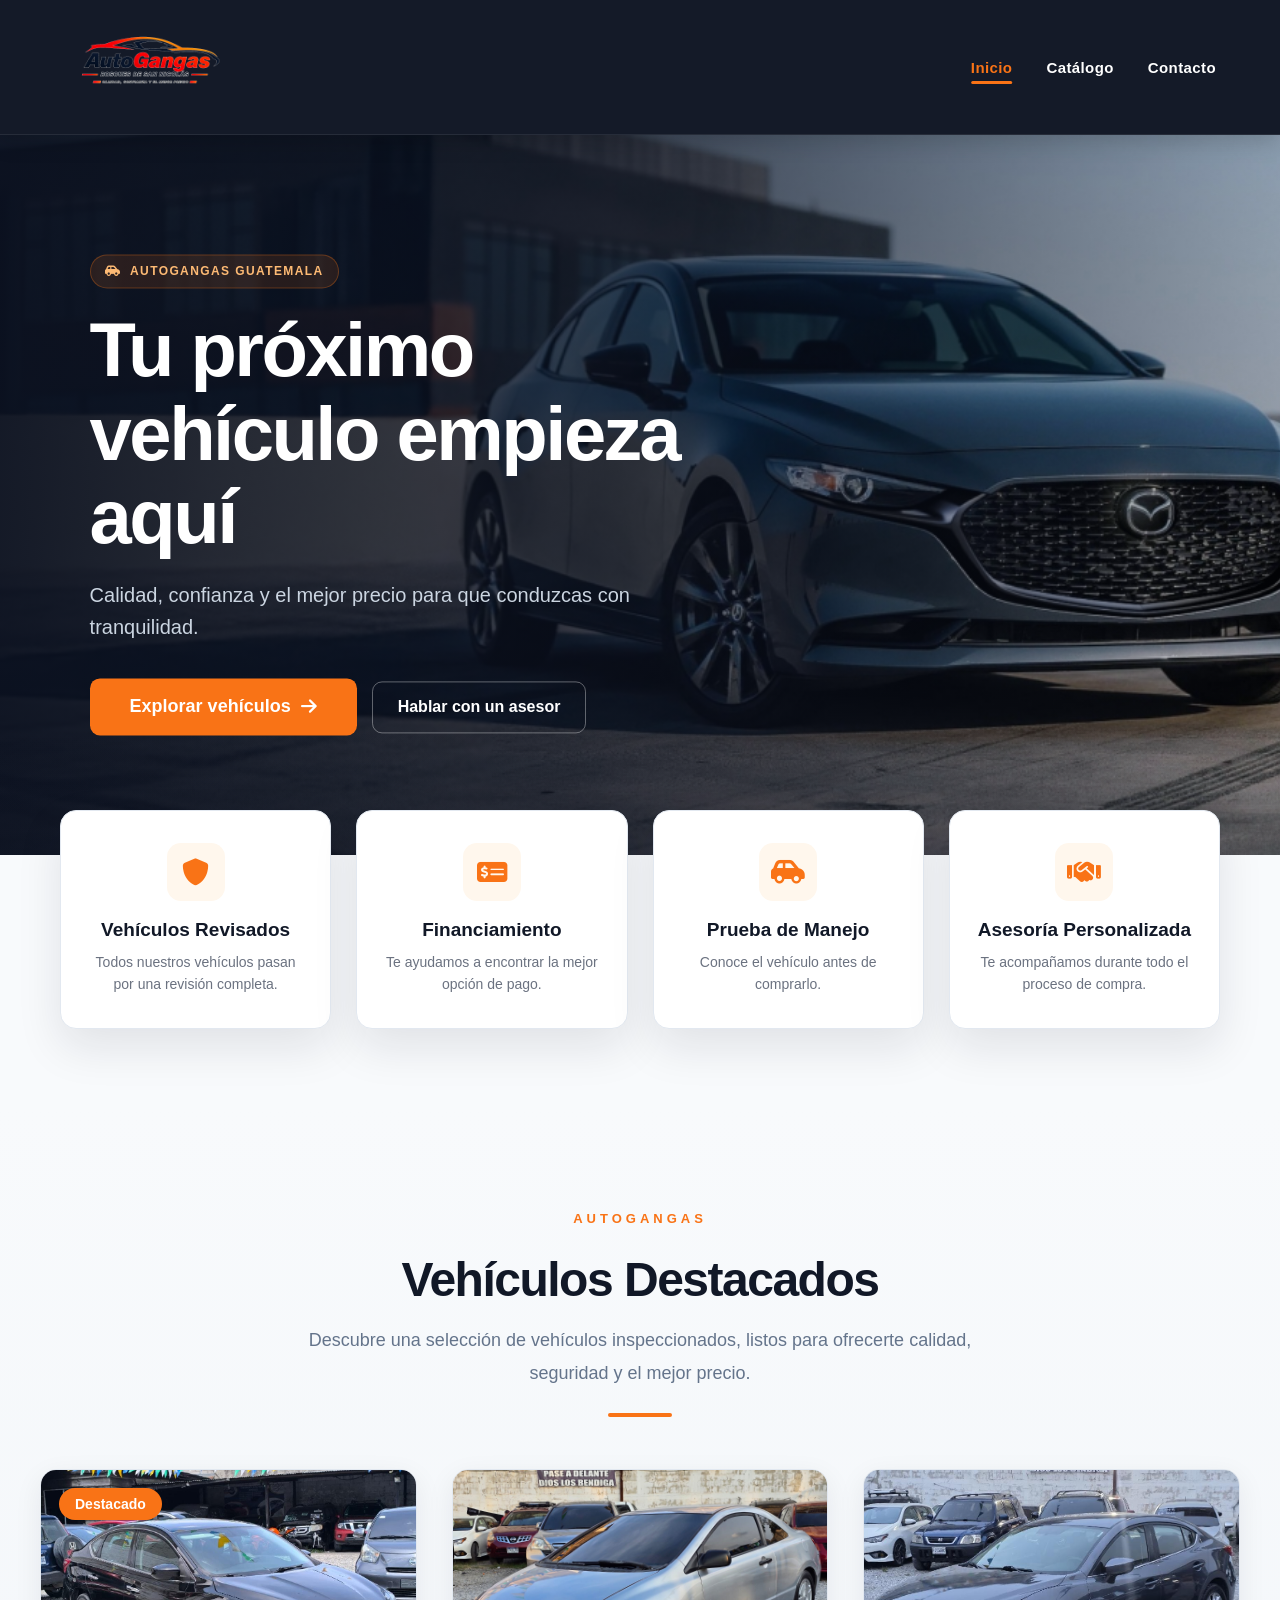
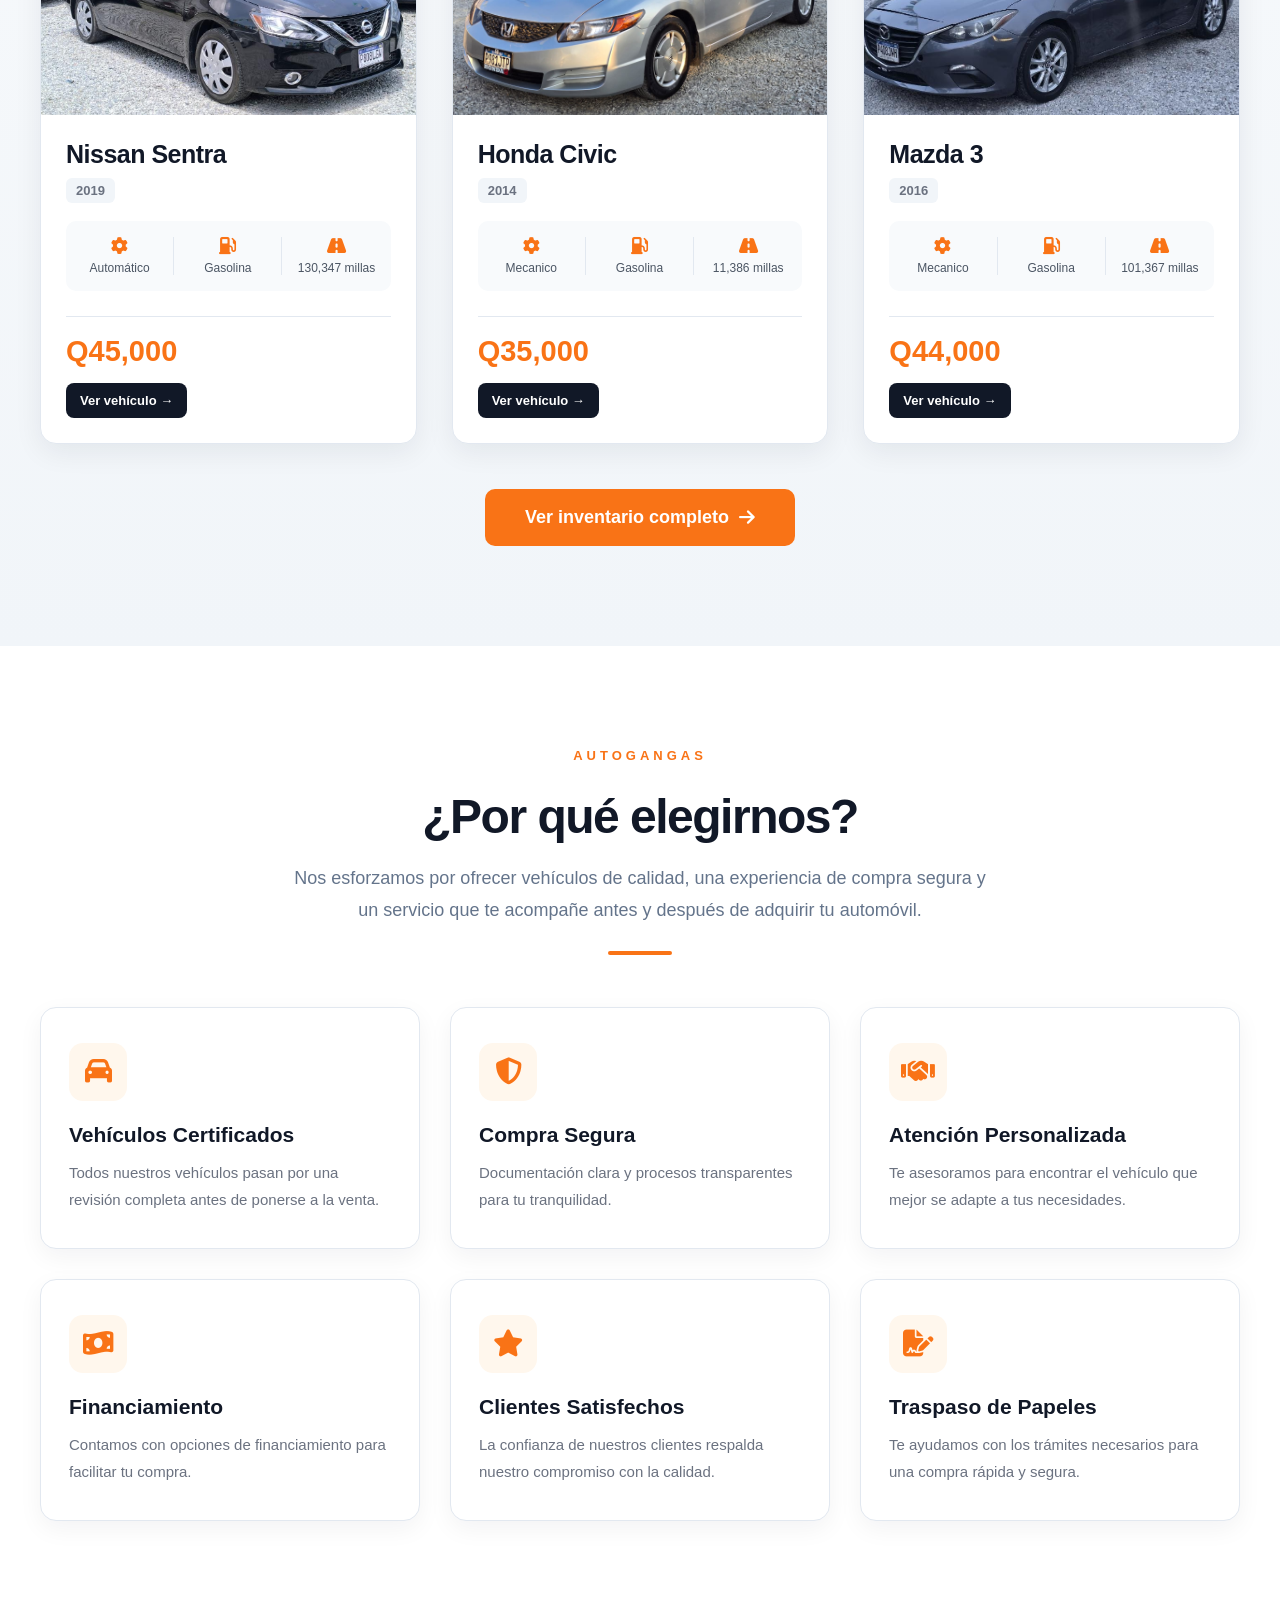
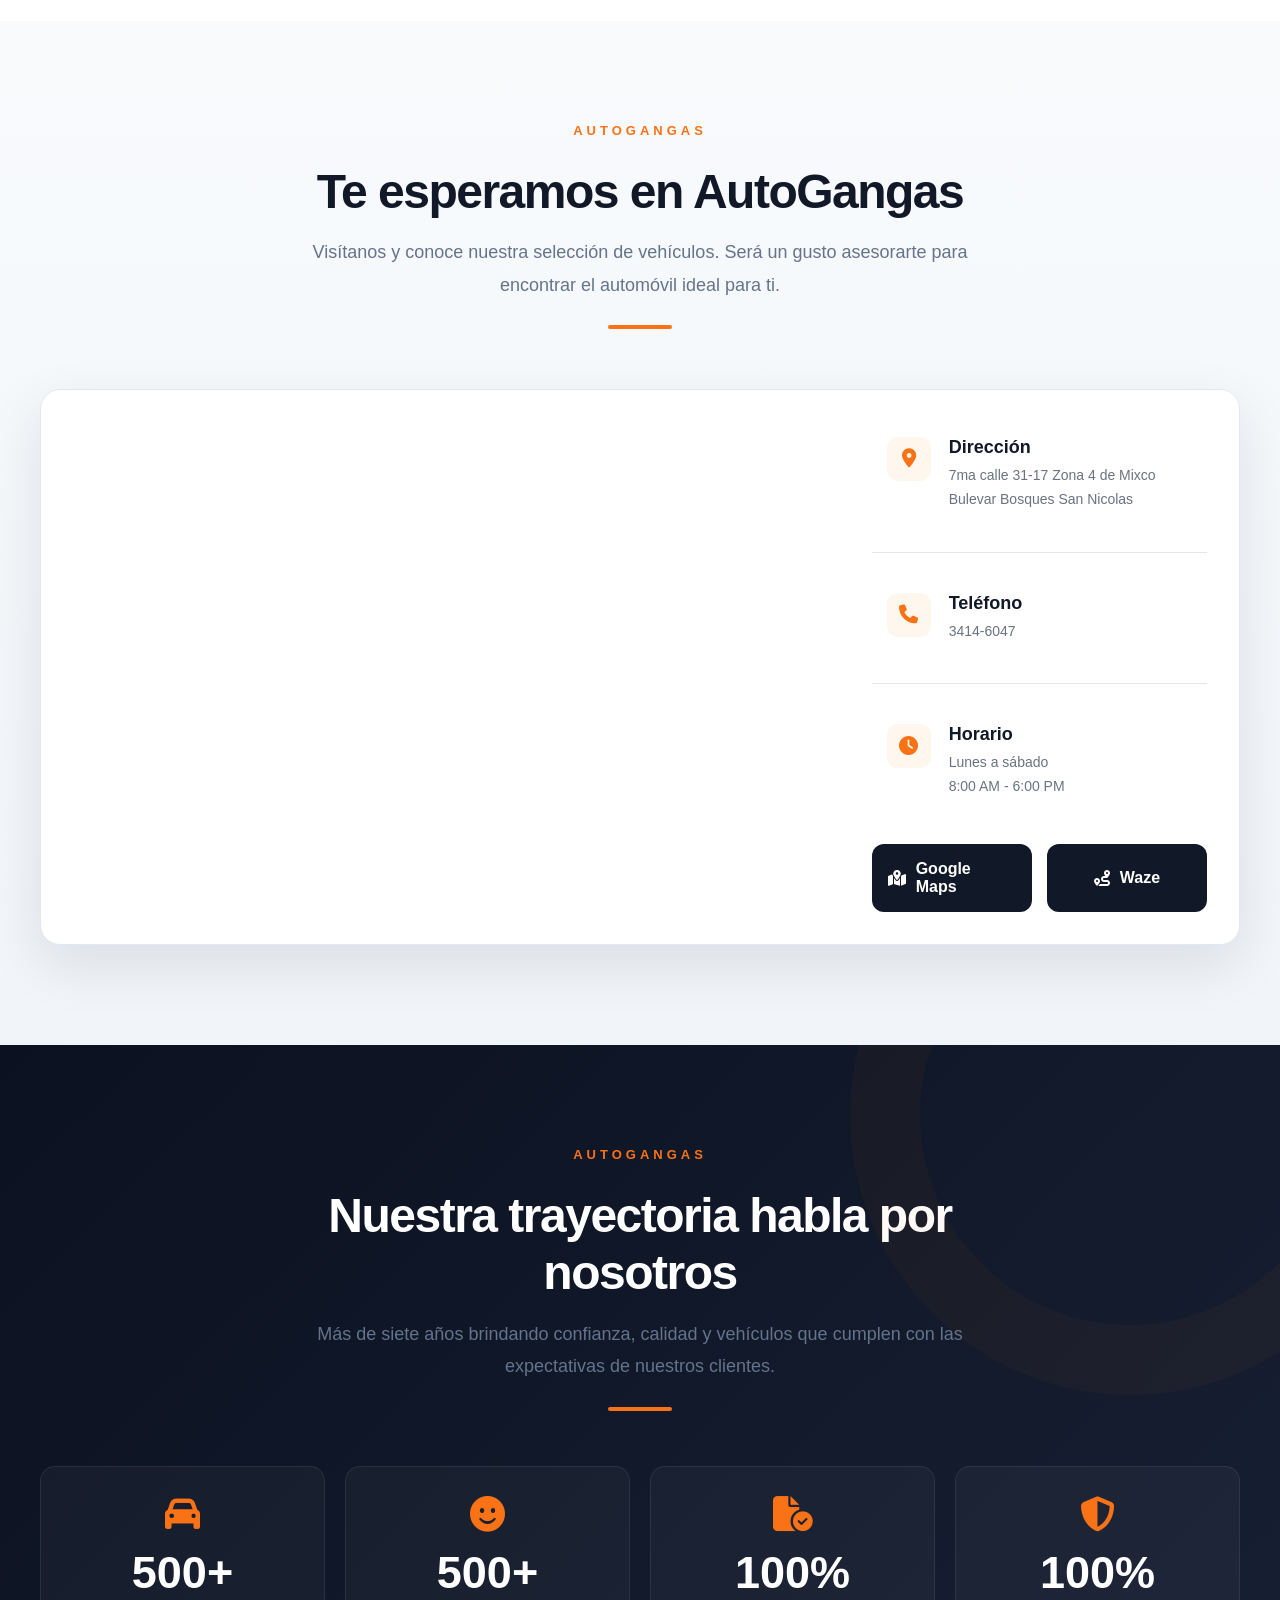
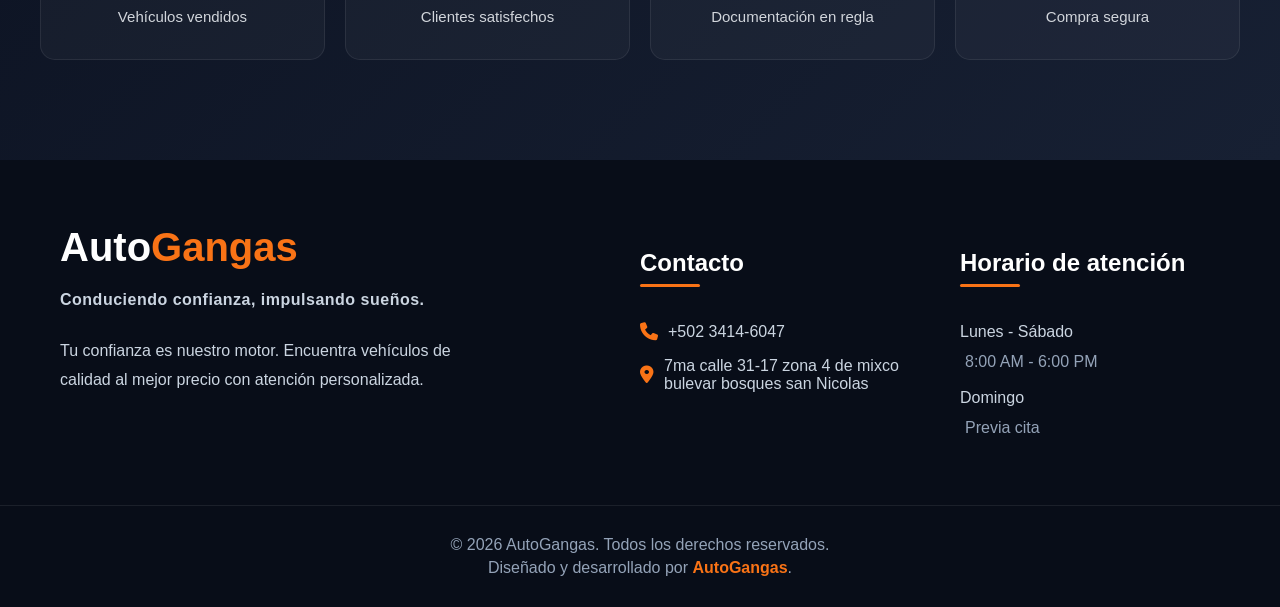
<file: index.html>
<!DOCTYPE html>
<html lang="es">
<head>
    <meta charset="UTF-8">
    <meta name="viewport" content="width=device-width, initial-scale=1.0">
    <title>AutoGangas | Vehículos de calidad en Guatemala</title>
    <link rel="stylesheet" href="https://cdnjs.cloudflare.com/ajax/libs/font-awesome/6.7.2/css/all.min.css">
    <link rel="stylesheet" href="CSS/style.css">
</head>
<body>
    
    <header class="encabezado">
    <a href="index.html">
        <img src="img/logotipo.png" class="logo" alt="AutoGangas">
    </a>
    <nav>
        <a href="index.html" class="activo">Inicio</a>
        <a href="catalogo.html">Catálogo</a>
        <a href="contactos.html">Contacto</a>
    </nav>
</header>
<main>
    <section class="hero">
    <img src="img/Portada.jpg" alt="Portada">
     <div class="hero-content">

        <span class="hero-etiqueta"><i class="fa-solid fa-car-side"></i> AUTOGANGAS GUATEMALA</span>
        <h1>Tu próximo vehículo empieza aquí</h1>
        <p>
            Calidad, confianza y el mejor precio para que conduzcas con tranquilidad.
        </p>
        <div class="hero-acciones">
            <a href="catalogo.html" class="boton">Explorar vehículos <i class="fa-solid fa-arrow-right"></i></a>
            <a href="contactos.html" class="boton-secundario">Hablar con un asesor</a>
        </div>
    </div>
    </section>
    <section class="caracteristicas" aria-label="Beneficios de AutoGangas">

    <div class="item">
        <i class="fa-solid fa-shield"></i>
        <h3>Vehículos Revisados</h3>
        <p>Todos nuestros vehículos pasan por una revisión completa.</p>
    </div>

    <div class="item">
        <i class="fa-solid fa-money-check-dollar"></i>
        <h3>Financiamiento</h3>
        <p>Te ayudamos a encontrar la mejor opción de pago.</p>
    </div>

    <div class="item">
        <i class="fa-solid fa-car-side"></i>
        <h3>Prueba de Manejo</h3>
        <p>Conoce el vehículo antes de comprarlo.</p>
    </div>

    <div class="item">
        <i class="fa-solid fa-handshake"></i>
        <h3>Asesoría Personalizada</h3>
        <p>Te acompañamos durante todo el proceso de compra.</p>
    </div>
</section>

<section class="vehiculos" id="vehiculos-destacados">
  <div class="encabezado-seccion">
    <span class="etiqueta-seccion">AUTOGANGAS</span>
    <h2 class="titulo-seccion">
        Vehículos Destacados
    </h2>
    <p class="descripcion-seccion">
        Descubre una selección de vehículos inspeccionados,
        listos para ofrecerte calidad, seguridad y el mejor precio.
    </p>
    <div class="linea-seccion"></div>
</div>
    <div class="contenedor-cards">
        <a href="Carros/Nissan.html" class="card">
            <span class="etiqueta">Destacado</span>
            <img src="img/Nissan Sentra.jpeg" alt="Nissan Sentra">
            <div class="contenido-card">
                <h3>Nissan Sentra</h3>
                <p class="anio">2019</p>
                <div class="datos">
                    <div><i class="fa-solid fa-gear"></i> Automático</div>
                    <div><i class="fa-solid fa-gas-pump"></i> Gasolina</div>
                    <div><i class="fa-solid fa-road"></i> 130,347 millas</div>
                </div>
                <h2 class="precio">Q45,000</h2>
                <span class="ver-mas">
                    Ver vehículo →
                </span>
            </div>
        </a>
        <a href="Carros/Honda.html" class="card">
            <img src="img/Honda civic.jpeg" alt="Honda Civic">
            <div class="contenido-card">
                <h3>Honda Civic</h3>
                <p class="anio">2014</p>
                <div class="datos">
                    <div><i class="fa-solid fa-gear"></i> Mecanico</div>
                    <div><i class="fa-solid fa-gas-pump"></i> Gasolina</div>
                    <div><i class="fa-solid fa-road"></i> 11,386 millas</div>
                </div>
                <h2 class="precio">Q35,000</h2>
                <span class="ver-mas">
                    Ver vehículo →
                </span>
            </div>
        </a>
        <a href="Carros/Mazda3.html" class="card">
            <img src="img/Mazda 3.jpeg" alt="Mazda 3">
            <div class="contenido-card">
                <h3>Mazda 3</h3>
                <p class="anio">2016</p>
                <div class="datos">
                    <div><i class="fa-solid fa-gear"></i> Mecanico</div>
                    <div><i class="fa-solid fa-gas-pump"></i> Gasolina</div>
                    <div><i class="fa-solid fa-road"></i> 101,367 millas</div>
                </div>
                <h2 class="precio">Q44,000</h2>
                <span class="ver-mas">
                    Ver vehículo →
                </span>
            </div>
        </a>
    </div>
    <div class="ver-inventario">
        <a href="catalogo.html" class="boton">Ver inventario completo <i class="fa-solid fa-arrow-right"></i></a>
    </div>
</section>
<section class="elegirnos">
    <div class="encabezado-seccion">
        <span class="etiqueta-seccion">
            AUTOGANGAS
        </span>
        <h2 class="titulo-seccion">
            ¿Por qué elegirnos?
        </h2>
        <p class="descripcion-seccion">
            Nos esforzamos por ofrecer vehículos de calidad,
            una experiencia de compra segura y un servicio
            que te acompañe antes y después de adquirir tu automóvil.
        </p>
        <div class="linea-seccion"></div>
    </div>
     <div class="contenedor-elegir">
        <div class="elegir-card">
            <i class="fa-solid fa-car"></i>
            <h3>Vehículos Certificados</h3>
            <p>Todos nuestros vehículos pasan por una revisión completa antes de ponerse a la venta.</p>
        </div>
        <div class="elegir-card">
            <i class="fa-solid fa-shield-halved"></i>
            <h3>Compra Segura</h3>
            <p>Documentación clara y procesos transparentes para tu tranquilidad.</p>
        </div>
        <div class="elegir-card">
            <i class="fa-solid fa-handshake"></i>
            <h3>Atención Personalizada</h3>
            <p>Te asesoramos para encontrar el vehículo que mejor se adapte a tus necesidades.</p>
        </div>
        <div class="elegir-card">
            <i class="fa-solid fa-money-bill-wave"></i>
            <h3>Financiamiento</h3>
            <p>Contamos con opciones de financiamiento para facilitar tu compra.</p>
        </div>
        <div class="elegir-card">
            <i class="fa-solid fa-star"></i>
            <h3>Clientes Satisfechos</h3>
            <p>La confianza de nuestros clientes respalda nuestro compromiso con la calidad.</p>
        </div>
        <div class="elegir-card">
            <i class="fa-solid fa-file-signature"></i>
            <h3>Traspaso de Papeles</h3>
            <p>Te ayudamos con los trámites necesarios para una compra rápida y segura.</p>
        </div>
    </div>
</section>
<section class="ubicacion">
    <div class="encabezado-seccion">
        <span class="etiqueta-seccion">
            AUTOGANGAS
        </span>
        <h2 class="titulo-seccion">
            Te esperamos en AutoGangas
        </h2>
        <p class="descripcion-seccion">
            Visítanos y conoce nuestra selección de vehículos.
            Será un gusto asesorarte para encontrar el automóvil ideal para ti.
        </p>
        <div class="linea-seccion"></div>
    </div>
    <div class="contenedor-ubicacion">
        <div class="mapa">
            <iframe
                src="https://www.google.com/maps/embed?pb=!1m18!1m12!1m3!1d3859.9282923826995!2d-90.56680922629482!3d14.66001077562212!2m3!1f0!2f0!3f0!3m2!1i1024!2i768!4f13.1!3m3!1m2!1s0x85899fca4d0e6217%3A0x14c8c0d2090f2ddc!2sImportadora%20LMPJimenez!5e0!3m2!1ses-419!2sgt!4v1783660788917!5m2!1ses-419!2sgt"
                width="600"
                height="450"
                style="border:0;"
                allowfullscreen=""
                loading="lazy"
                referrerpolicy="strict-origin-when-cross-origin">
            </iframe>
        </div>
        <div class="info-ubicacion">
            <div class="info-item">
                <i class="fa-solid fa-location-dot"></i>

                <div>
                    <h3>Dirección</h3>
                    <p>
                        7ma calle 31-17 Zona 4 de Mixco Bulevar Bosques San Nicolas<br>
                        
                    </p>
                </div>
            </div>
            <hr>
            <div class="info-item">
                <i class="fa-solid fa-phone"></i>
                <div>
                    <h3>Teléfono</h3>
                    <p>3414-6047</p>
                </div>
            </div>
            <hr>
            <div class="info-item">
                <i class="fa-solid fa-clock"></i>
                <div>
                    <h3>Horario</h3>
                    <p>
                        Lunes a sábado<br>
                        8:00 AM - 6:00 PM
                    </p>
                </div>
            </div>
            <div class="botones-mapa">
                <a href="https://maps.app.goo.gl/xR8wgXMD8mTt2gDJ7" target="_blank">
                    <i class="fa-solid fa-map-location-dot"></i>
                    Google Maps
                </a>
                <a href="https://waze.com/ul?ll=14.660011%2C-90.566809&navigate=yes&zoom=17" target="_blank">
                    <i class="fa-solid fa-route"></i>
                    Waze
                </a>
            </div>
        </div>
    </div>
</section>




<section class="estadisticas">
    <div class="encabezado-seccion">
        <span class="etiqueta-seccion">
            AUTOGANGAS
        </span>
        <h2 class="titulo-seccion titulo-blanco">
            Nuestra trayectoria habla por nosotros
        </h2>
        <p class="descripcion-seccion descripcion-blanca">
            Más de siete años brindando confianza, calidad y vehículos que cumplen con las expectativas de nuestros clientes.
        </p>
        <div class="linea-seccion"></div>
    </div>
    <div class="contenedor-estadisticas">
        <div class="estadistica">
            <i class="fa-solid fa-car"></i>
            <h3>500+</h3>
            <p>Vehículos vendidos</p>
        </div>
        <div class="estadistica">
            <i class="fa-solid fa-face-smile"></i>
            <h3>500+</h3>
            <p>Clientes satisfechos</p>
        </div>
        <div class="estadistica">
            <i class="fa-solid fa-file-circle-check"></i>
            <h3>100%</h3>
            <p>Documentación en regla</p>
        </div>
        <div class="estadistica">
            <i class="fa-solid fa-shield-halved"></i>
            <h3>100%</h3>
            <p>Compra segura</p>
        </div>
    </div>
</section>
</main>




<footer class="footer">
    <div class="footer-contenedor">
       <div class="footer-logo">
   <h2 class="footer-titulo">
    Auto<span>Gangas</span>
    </h2>
    <p class="footer-eslogan">
        Conduciendo confianza, impulsando sueños.
    </p>
    <p>
        Tu confianza es nuestro motor. Encuentra vehículos de calidad
        al mejor precio con atención personalizada.
    </p>

</div>

        <div class="footer-contacto">
            <h3>Contacto</h3>
            <p>
                <i class="fa-solid fa-phone"></i>
                +502 3414-6047
            </p>
            <p>
                <i class="fa-solid fa-location-dot"></i>
                7ma calle 31-17 zona 4 de mixco bulevar bosques san Nicolas
            </p>
        </div>

        <div class="footer-horario">
            <h3>Horario de atención</h3>
            <p>Lunes - Sábado</p>
            <span>8:00 AM - 6:00 PM</span>
            
            <p>Domingo</p>
            <span>Previa cita</span>
        </div>

    </div>
    <div class="footer-copy">
        <p>
            © 2026 AutoGangas. Todos los derechos reservados.
        </p>
        <p class="footer-desarrollado">
            Diseñado y desarrollado por <strong>AutoGangas</strong>.
        </p>
    </div>
</footer>
<a href="https://wa.me/50234146047"
   class="whatsapp oculto"
   target="_blank"
   aria-label="Contactar por WhatsApp">

    <i class="fa-brands fa-whatsapp"></i>

    <span>Chatea con nosotros</span>

</a>
<script src="JS/script.js"></script>
</body>
</html>
</file>
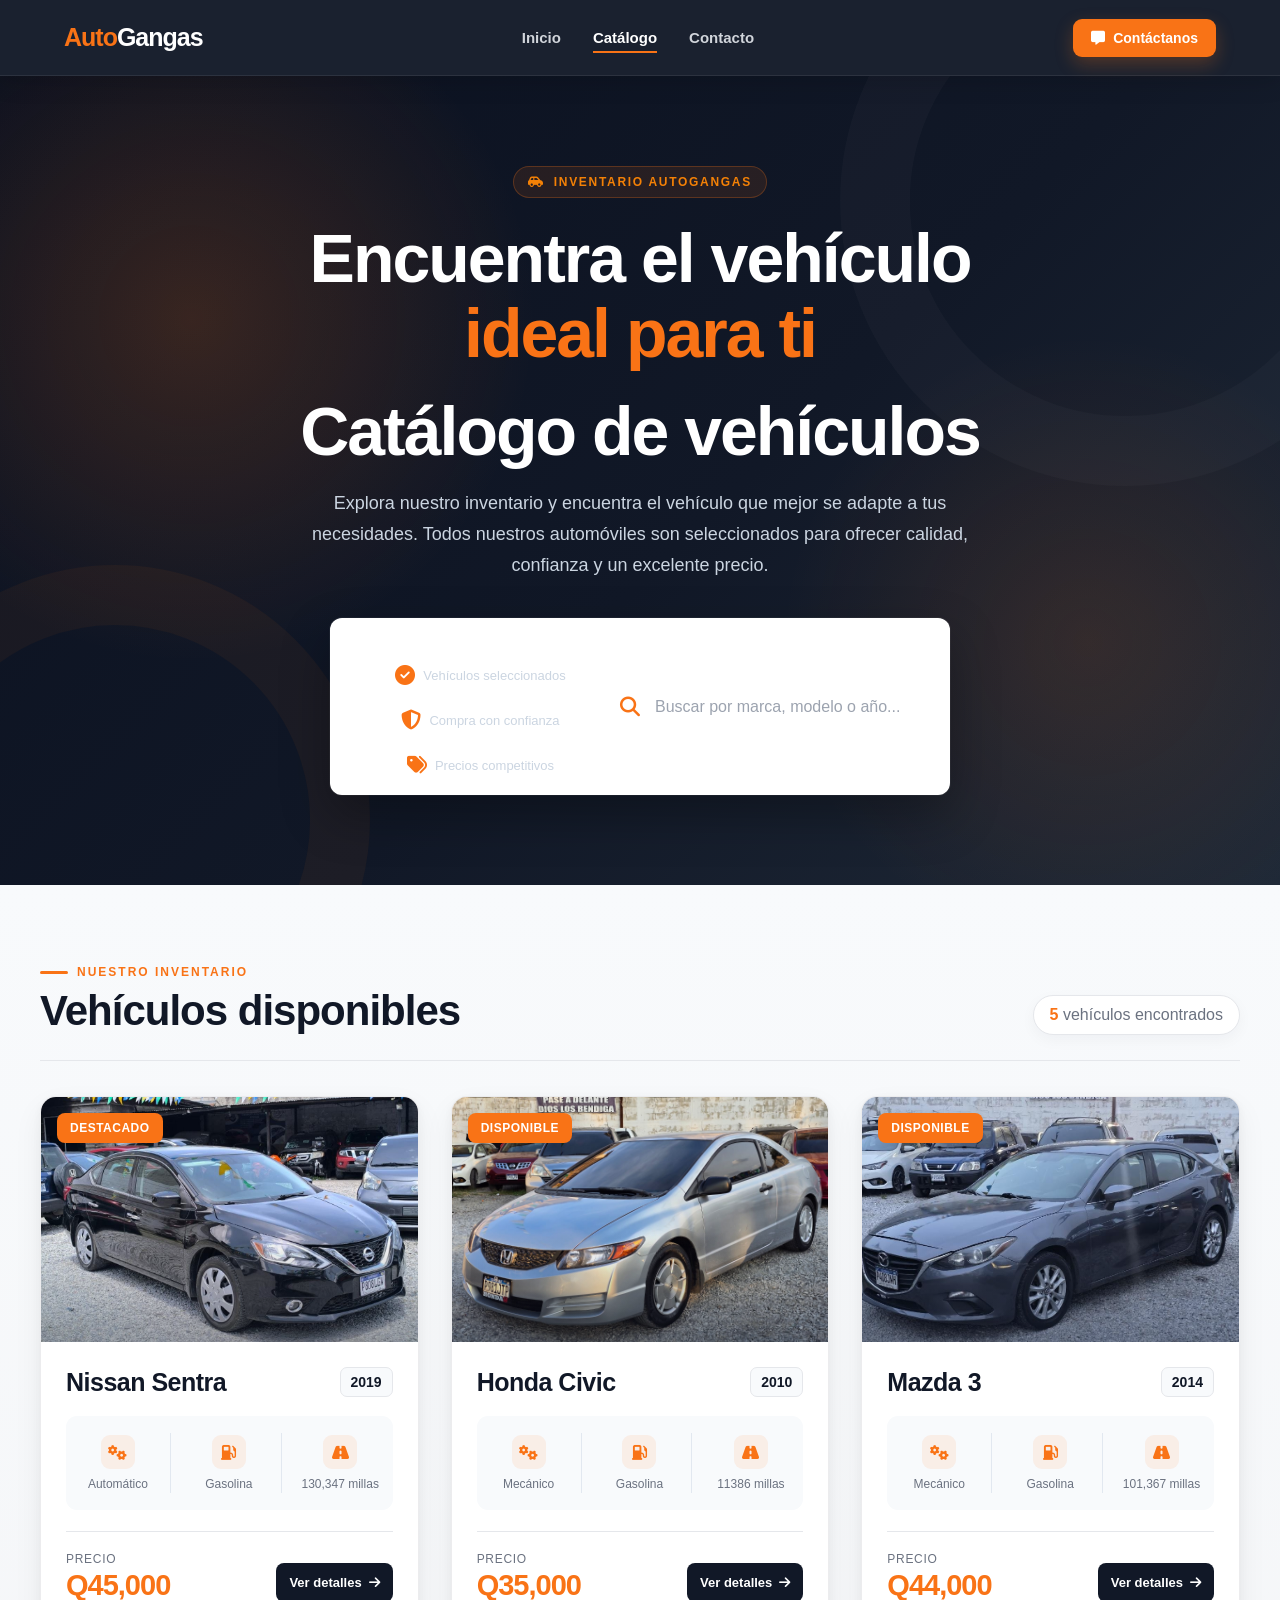
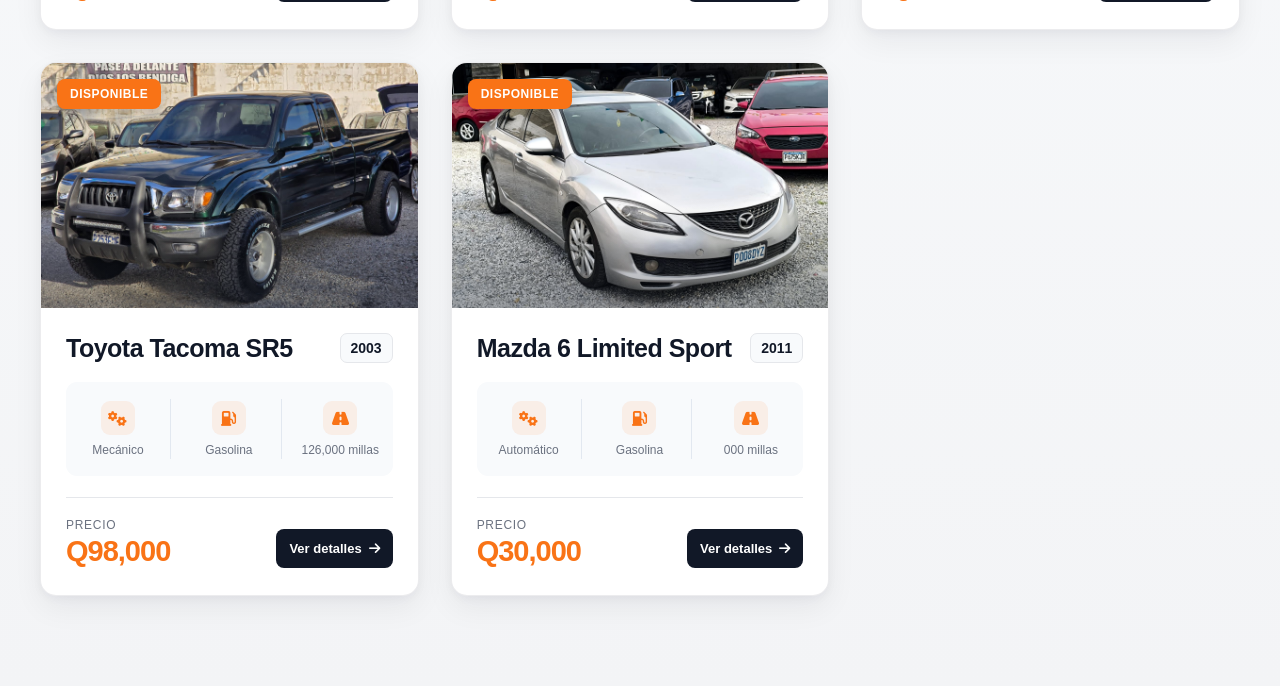
<file: catalogo.html>
<!DOCTYPE html>
<html lang="es">
<head>
    <meta charset="UTF-8">
    <meta name="viewport" content="width=device-width, initial-scale=1.0">

    <title>Catálogo de vehículos | AutoGangas</title>

    <!-- Iconos de Font Awesome -->
    <link
        rel="stylesheet"
        href="https://cdnjs.cloudflare.com/ajax/libs/font-awesome/6.7.2/css/all.min.css">

    <!-- Estilos del catálogo -->
    <link rel="stylesheet" href="CSS/stylecatalogo.css">
</head>

<body>
  <header class="encabezado-catalogo-principal">

    <a href="index.html" class="logo-catalogo">
        <span>Auto</span>Gangas
    </a>

    <nav class="navegacion-catalogo">
        <a href="index.html">Inicio</a>
        <a href="catalogo.html" class="enlace-activo">Catálogo</a>
        <a href="contactos.html">Contacto</a>
    </nav>

    <a href="contactos.html" class="boton-contacto">
        <i class="fa-solid fa-message"></i>
        Contáctanos
    </a>

</header>  

    <!-- HERO DEL CATÁLOGO -->
    <section class="hero-catalogo">

        <div class="hero-catalogo-contenido">

            <span class="etiqueta-seccion">
    <i class="fa-solid fa-car-side"></i>
    INVENTARIO AUTOGANGAS
</span>

<h1>
    Encuentra el vehículo
    <span>ideal para ti</span>
</h1>

            <h1>Catálogo de vehículos</h1>

            <p>
                Explora nuestro inventario y encuentra el vehículo que mejor
                se adapte a tus necesidades. Todos nuestros automóviles son
                seleccionados para ofrecer calidad, confianza y un excelente precio.
            </p>

            <div class="buscador">
                <div class="beneficios-catalogo">

    <span>
        <i class="fa-solid fa-circle-check"></i>
        Vehículos seleccionados
    </span>

    <span>
        <i class="fa-solid fa-shield-halved"></i>
        Compra con confianza
    </span>

    <span>
        <i class="fa-solid fa-tags"></i>
        Precios competitivos
    </span>

</div>

                <i class="fa-solid fa-magnifying-glass"></i>

                <input
                    type="search"
                    id="buscador-vehiculos"
                    placeholder="Buscar por marca, modelo o año..."
                    aria-label="Buscar vehículos">

            </div>

        </div>

    </section>


    <!-- CATÁLOGO -->
    <main class="catalogo-vehiculos">

        <div class="encabezado-catalogo">

            <div>
                <span class="subtitulo-catalogo">NUESTRO INVENTARIO</span>
                <h2>Vehículos disponibles</h2>
            </div>

            <p>
                <span id="cantidad-vehiculos">5</span> vehículos encontrados
            </p>

        </div>


        <div class="contenedor-catalogo">

            <!-- TARJETA: NISSAN SENTRA -->
            <a
                href="Carros/Nissan.html"
                class="tarjeta-vehiculo"
                data-nombre="Nissan Sentra 2019">

                <div class="imagen-vehiculo">

                    <span class="etiqueta-vehiculo">
                        Destacado
                    </span>

                    <img
                        src="img/Nissan Sentra.jpeg"
                        alt="Nissan Sentra 2019"
                        loading="lazy">

                </div>

                <div class="informacion-vehiculo">

                    <div class="encabezado-tarjeta">
                        <h3>Nissan Sentra</h3>
                        <span class="anio-vehiculo">2019</span>
                    </div>

                    <div class="caracteristicas-auto">

                        <span>
                            <i class="fa-solid fa-gears"></i>
                            Automático
                        </span>

                        <span>
                            <i class="fa-solid fa-gas-pump"></i>
                            Gasolina
                        </span>

                        <span>
                            <i class="fa-solid fa-road"></i>
                            130,347 millas
                        </span>

                    </div>

                    <div class="parte-inferior">

                        <div class="precio-vehiculo">
                            <small>Precio</small>
                            <strong>Q45,000</strong>
                        </div>

                        <span class="ver-detalles">
                            Ver detalles
                            <i class="fa-solid fa-arrow-right"></i>
                        </span>

                    </div>

                </div>

            </a>


            <!-- TARJETA: HONDA CIVIC -->
            <a
                href="Carros/Honda Civic.html"
                class="tarjeta-vehiculo"
                data-nombre="Honda Civic 2010">

                <div class="imagen-vehiculo">

                    <span class="etiqueta-vehiculo">
                        Disponible
                    </span>

                    <img
                        src="img/Honda civic.jpeg"
                        alt="Honda Civic 2010"
                        loading="lazy">

                </div>

                <div class="informacion-vehiculo">

                    <div class="encabezado-tarjeta">
                        <h3>Honda Civic</h3>
                        <span class="anio-vehiculo">2010</span>
                    </div>

                    <div class="caracteristicas-auto">

                        <span>
                            <i class="fa-solid fa-gears"></i>
                            Mecánico
                        </span>

                        <span>
                            <i class="fa-solid fa-gas-pump"></i>
                            Gasolina
                        </span>

                        <span>
                            <i class="fa-solid fa-road"></i>
                            11386 millas
                        </span>

                    </div>

                    <div class="parte-inferior">

                        <div class="precio-vehiculo">
                            <small>Precio</small>
                            <strong>Q35,000</strong>
                        </div>

                        <span class="ver-detalles">
                            Ver detalles
                            <i class="fa-solid fa-arrow-right"></i>
                        </span>

                    </div>

                </div>

            </a>
            <!-- TARJETA: MAZDA 3 -->
            <a
                href="Carros/Mazda 3.html"
                class="tarjeta-vehiculo"
                data-nombre="Mazda 3 2014">

                <div class="imagen-vehiculo">

                   <span class="etiqueta-vehiculo">
                        Disponible
                    </span>

                    <img
                        src="img/Mazda 3.jpeg"
                        alt="Mazda 3 2014"
                        loading="lazy">

                </div>

                <div class="informacion-vehiculo">

                    <div class="encabezado-tarjeta">
                        <h3>Mazda 3</h3>
                        <span class="anio-vehiculo">2014</span>
                    </div>

                    <div class="caracteristicas-auto">

                        <span>
                            <i class="fa-solid fa-gears"></i>
                            Mecánico
                        </span>

                        <span>
                            <i class="fa-solid fa-gas-pump"></i>
                            Gasolina
                        </span>

                        <span>
                            <i class="fa-solid fa-road"></i>
                            101,367 millas
                        </span>

                    </div>

                    <div class="parte-inferior">

                        <div class="precio-vehiculo">
                            <small>Precio</small>
                            <strong>Q44,000</strong>
                        </div>

                        <span class="ver-detalles">
                            Ver detalles
                            <i class="fa-solid fa-arrow-right"></i>
                        </span>

                    </div>

                </div>

            </a>
            <!-- TARJETA: TOYOTA TACOMA-->
            <a
                href="Carros/ToyotaTacoma.html"
                class="tarjeta-vehiculo"
                data-nombre="Toyota Tacoma SR5 2003">

                <div class="imagen-vehiculo">

                    <span class="etiqueta-vehiculo">
                        Disponible
                    </span>

                    <img
                        src="img/Toyota tacoma.jpeg"
                        alt="Toyota Tacoma SR5 2003"
                        loading="lazy">

                </div>

                <div class="informacion-vehiculo">

                    <div class="encabezado-tarjeta">
                        <h3>Toyota Tacoma SR5</h3>
                        <span class="anio-vehiculo">2003</span>
                    </div>

                    <div class="caracteristicas-auto">

                        <span>
                            <i class="fa-solid fa-gears"></i>
                            Mecánico
                        </span>

                        <span>
                            <i class="fa-solid fa-gas-pump"></i>
                            Gasolina
                        </span>

                        <span>
                            <i class="fa-solid fa-road"></i>
                            126,000 millas
                        </span>

                    </div>

                    <div class="parte-inferior">

                        <div class="precio-vehiculo">
                            <small>Precio</small>
                            <strong>Q98,000</strong>
                        </div>

                        <span class="ver-detalles">
                            Ver detalles
                            <i class="fa-solid fa-arrow-right"></i>
                        </span>

                    </div>

                </div>

            </a>
            <!-- TARJETA: MAZDA 6-->
            <a
                href="Carros/Mazda 6.html"
                class="tarjeta-vehiculo"
                data-nombre="Mazda 6 Limited Sport 2011">

                <div class="imagen-vehiculo">

                    <span class="etiqueta-vehiculo">
                        Disponible
                    </span>

                    <img
                        src="img/Mazda 6.jpeg"
                        alt="Mazda 6 Limited Sport 2011"
                        loading="lazy">

                </div>

                <div class="informacion-vehiculo">

                    <div class="encabezado-tarjeta">
                        <h3>Mazda 6 Limited Sport</h3>
                        <span class="anio-vehiculo">2011</span>
                    </div>

                    <div class="caracteristicas-auto">

                        <span>
                            <i class="fa-solid fa-gears"></i>
                            Automático
                        </span>

                        <span>
                            <i class="fa-solid fa-gas-pump"></i>
                            Gasolina
                        </span>

                        <span>
                            <i class="fa-solid fa-road"></i>
                            000 millas
                        </span>

                    </div>

                    <div class="parte-inferior">

                        <div class="precio-vehiculo">
                            <small>Precio</small>
                            <strong>Q30,000</strong>
                        </div>

                        <span class="ver-detalles">
                            Ver detalles
                            <i class="fa-solid fa-arrow-right"></i>
                        </span>

                    </div>

                </div>

            </a>


        </div>
        <div class="sin-resultados" id="sin-resultados">

    <i class="fa-solid fa-car-side"></i>

    <h3>No encontramos vehículos</h3>

    <p>
        Prueba buscando otra marca, modelo o año.
    </p>

</div>

    </main>


    <!-- BUSCADOR DEL CATÁLOGO -->
    <script>
    const buscador = document.querySelector("#buscador-vehiculos");
    const tarjetas = document.querySelectorAll(".tarjeta-vehiculo");
    const cantidad = document.querySelector("#cantidad-vehiculos");
    const sinResultados = document.querySelector("#sin-resultados");

    buscador.addEventListener("input", () => {

        const texto = buscador.value.toLowerCase().trim();
        let visibles = 0;

        tarjetas.forEach((tarjeta) => {

            const nombre = tarjeta.dataset.nombre.toLowerCase();
            const coincide = nombre.includes(texto);

            tarjeta.style.display = coincide ? "flex" : "none";

            if (coincide) {
                visibles++;
            }

        });

        cantidad.textContent = visibles;

        sinResultados.style.display =
            visibles === 0 ? "flex" : "none";
    });
</script>

</body>
</html>
</file>
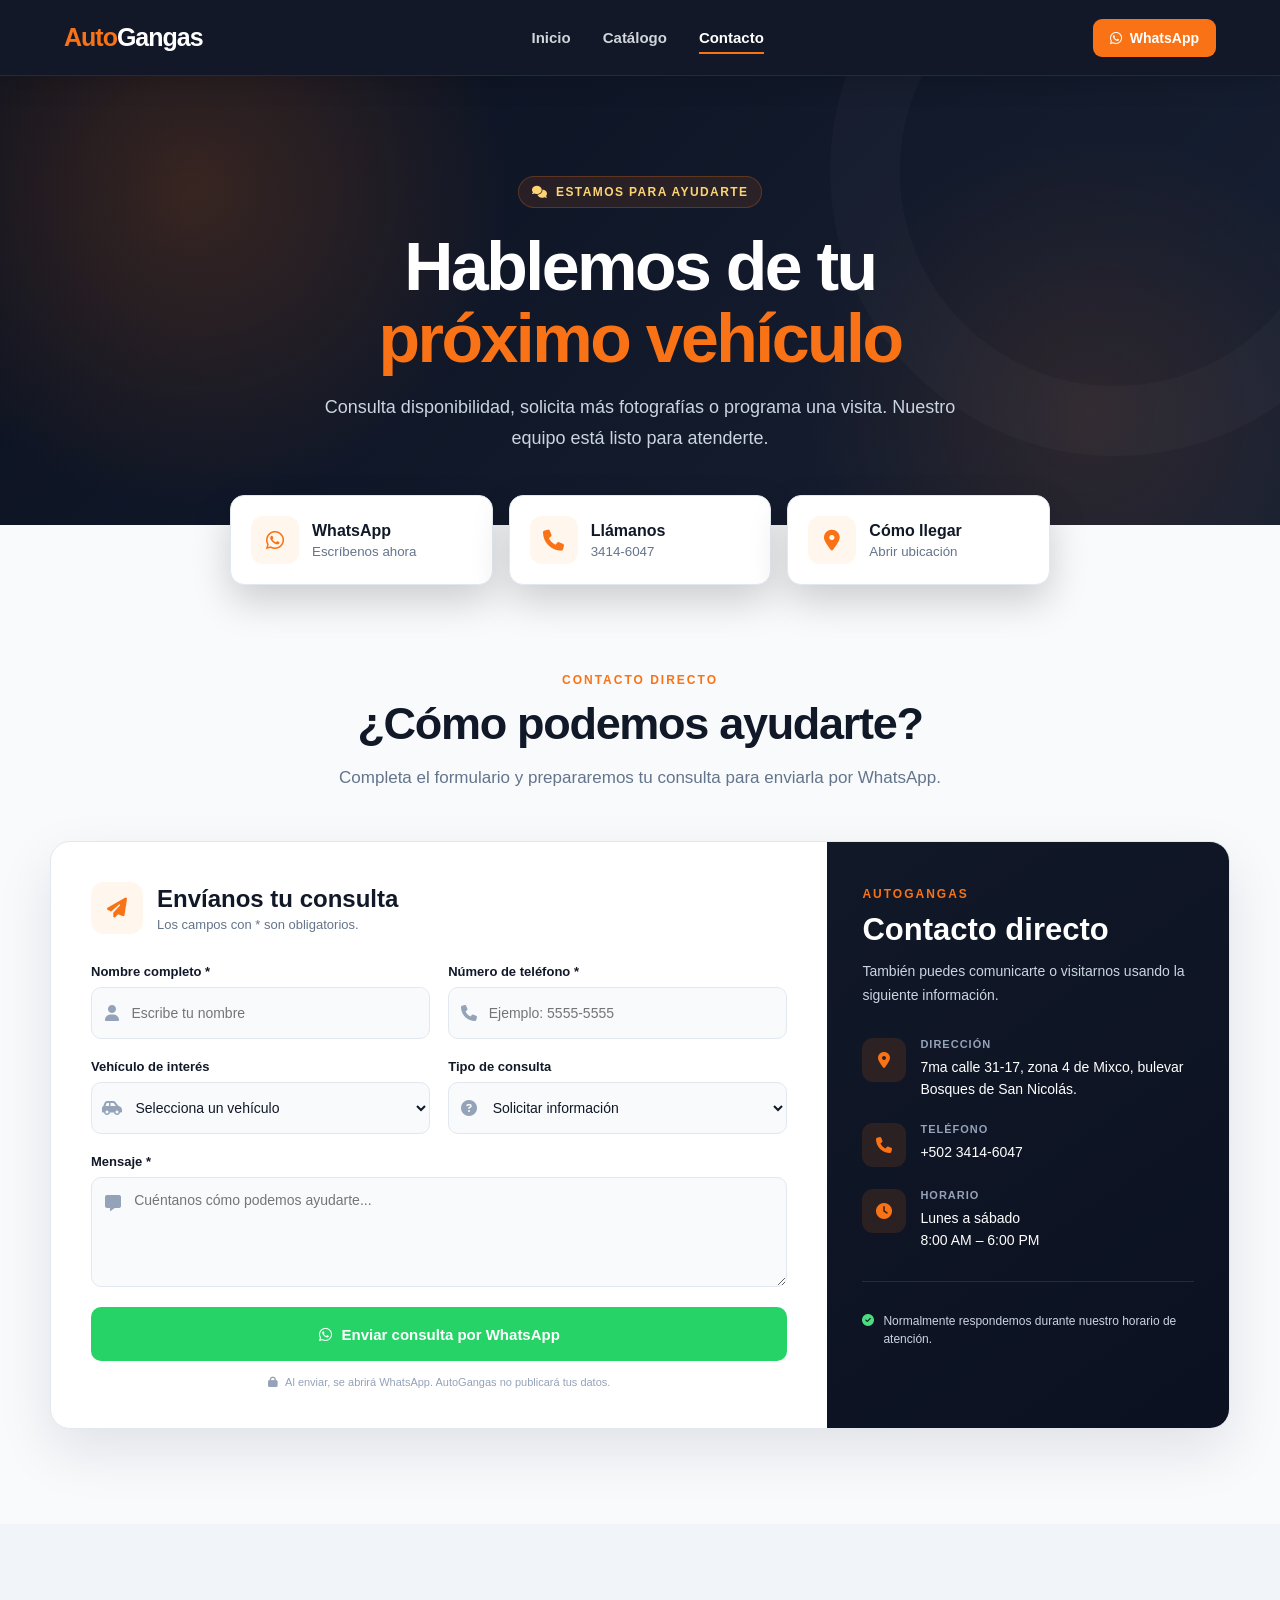
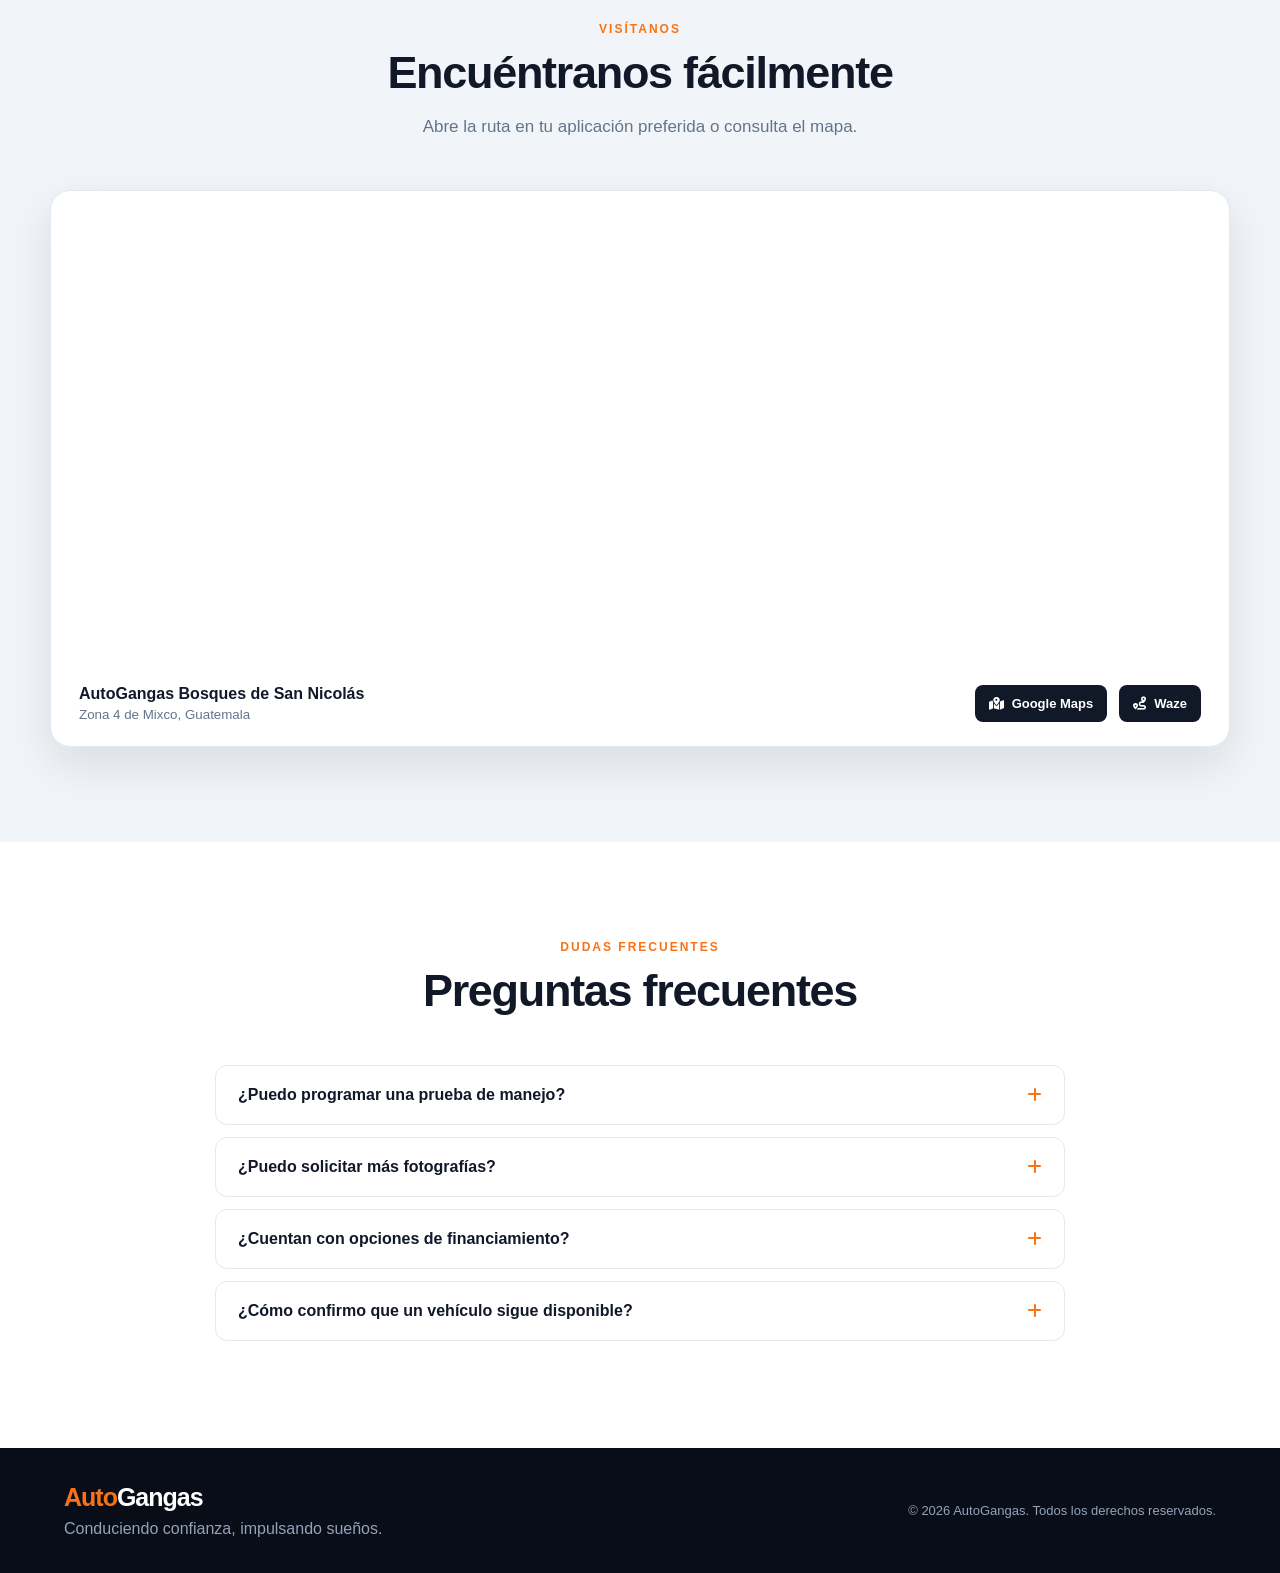
<file: contactos.html>
<!DOCTYPE html>
<html lang="es">
<head>
    <meta charset="UTF-8">
    <meta name="viewport" content="width=device-width, initial-scale=1.0">
    <meta name="description" content="Contacta a AutoGangas para consultar vehículos, programar una visita o solicitar información.">
    <title>Contacto | AutoGangas</title>
    <link rel="stylesheet" href="https://cdnjs.cloudflare.com/ajax/libs/font-awesome/6.7.2/css/all.min.css">
    <link rel="stylesheet" href="CSS/stylecontactos.css">
</head>
<body>
    <header class="encabezado">
        <a href="index.html" class="marca"><span>Auto</span>Gangas</a>
        <nav>
            <a href="index.html">Inicio</a>
            <a href="catalogo.html">Catálogo</a>
            <a href="contactos.html" class="activo">Contacto</a>
        </nav>
        <a class="boton-header" href="https://wa.me/50234146047" target="_blank" rel="noopener">
            <i class="fa-brands fa-whatsapp"></i><span>WhatsApp</span>
        </a>
    </header>

    <main>
        <section class="hero-contacto">
            <div class="hero-contenido">
                <span class="etiqueta"><i class="fa-solid fa-comments"></i> ESTAMOS PARA AYUDARTE</span>
                <h1>Hablemos de tu <span>próximo vehículo</span></h1>
                <p>Consulta disponibilidad, solicita más fotografías o programa una visita. Nuestro equipo está listo para atenderte.</p>
                <div class="acciones-rapidas">
                    <a href="https://wa.me/50234146047" target="_blank" rel="noopener"><i class="fa-brands fa-whatsapp"></i><strong>WhatsApp</strong><small>Escríbenos ahora</small></a>
                    <a href="tel:+50234146047"><i class="fa-solid fa-phone"></i><strong>Llámanos</strong><small>3414-6047</small></a>
                    <a href="https://maps.app.goo.gl/xR8wgXMD8mTt2gDJ7" target="_blank" rel="noopener"><i class="fa-solid fa-location-dot"></i><strong>Cómo llegar</strong><small>Abrir ubicación</small></a>
                </div>
            </div>
        </section>

        <section class="seccion-contacto">
            <div class="titulo-seccion">
                <span>CONTACTO DIRECTO</span>
                <h2>¿Cómo podemos ayudarte?</h2>
                <p>Completa el formulario y prepararemos tu consulta para enviarla por WhatsApp.</p>
            </div>

            <div class="contenedor-contacto">
                <form class="formulario" id="formulario-contacto">
                    <div class="encabezado-formulario">
                        <div class="icono-titulo"><i class="fa-solid fa-paper-plane"></i></div>
                        <div><h3>Envíanos tu consulta</h3><p>Los campos con * son obligatorios.</p></div>
                    </div>

                    <div class="fila-formulario">
                        <div class="campo">
                            <label for="nombre">Nombre completo *</label>
                            <div class="control"><i class="fa-solid fa-user"></i><input id="nombre" name="nombre" type="text" placeholder="Escribe tu nombre" required></div>
                        </div>
                        <div class="campo">
                            <label for="telefono">Número de teléfono *</label>
                            <div class="control"><i class="fa-solid fa-phone"></i><input id="telefono" name="telefono" type="tel" placeholder="Ejemplo: 5555-5555" required></div>
                        </div>
                    </div>

                    <div class="fila-formulario">
                        <div class="campo">
                            <label for="vehiculo">Vehículo de interés</label>
                            <div class="control"><i class="fa-solid fa-car-side"></i><select id="vehiculo" name="vehiculo"><option value="Consulta general">Selecciona un vehículo</option><option>Nissan Sentra 2019</option><option>Honda Civic 2014</option><option>Mazda 3 2016</option><option>Toyota Tacoma 2003</option><option>Mazda 6 2011</option><option>Otro vehículo</option></select></div>
                        </div>
                        <div class="campo">
                            <label for="consulta">Tipo de consulta</label>
                            <div class="control"><i class="fa-solid fa-circle-question"></i><select id="consulta" name="consulta"><option>Solicitar información</option><option>Confirmar disponibilidad</option><option>Programar una visita</option><option>Solicitar prueba de manejo</option><option>Consultar financiamiento</option></select></div>
                        </div>
                    </div>

                    <div class="campo">
                        <label for="mensaje">Mensaje *</label>
                        <div class="control control-mensaje"><i class="fa-solid fa-message"></i><textarea id="mensaje" name="mensaje" rows="5" placeholder="Cuéntanos cómo podemos ayudarte..." required></textarea></div>
                    </div>

                    <button class="boton-enviar" type="submit"><i class="fa-brands fa-whatsapp"></i>Enviar consulta por WhatsApp</button>
                    <p class="aviso"><i class="fa-solid fa-lock"></i> Al enviar, se abrirá WhatsApp. AutoGangas no publicará tus datos.</p>
                </form>

                <aside class="informacion">
                    <span class="etiqueta-info">AUTOGANGAS</span>
                    <h2>Contacto directo</h2>
                    <p class="introduccion">También puedes comunicarte o visitarnos usando la siguiente información.</p>
                    <div class="dato"><i class="fa-solid fa-location-dot"></i><div><span>Dirección</span><p>7ma calle 31-17, zona 4 de Mixco, bulevar Bosques de San Nicolás.</p></div></div>
                    <div class="dato"><i class="fa-solid fa-phone"></i><div><span>Teléfono</span><a href="tel:+50234146047">+502 3414-6047</a></div></div>
                    <div class="dato"><i class="fa-solid fa-clock"></i><div><span>Horario</span><p>Lunes a sábado<br>8:00 AM – 6:00 PM</p></div></div>
                    <div class="separador"></div>
                    <p class="respuesta"><i class="fa-solid fa-circle-check"></i> Normalmente respondemos durante nuestro horario de atención.</p>
                </aside>
            </div>
        </section>

        <section class="ubicacion">
            <div class="titulo-seccion"><span>VISÍTANOS</span><h2>Encuéntranos fácilmente</h2><p>Abre la ruta en tu aplicación preferida o consulta el mapa.</p></div>
            <div class="mapa-contenedor">
                <iframe src="https://www.google.com/maps/embed?pb=!1m18!1m12!1m3!1d3859.9282923826995!2d-90.56680922629482!3d14.66001077562212!2m3!1f0!2f0!3f0!3m2!1i1024!2i768!4f13.1!3m3!1m2!1s0x85899fca4d0e6217%3A0x14c8c0d2090f2ddc!2sImportadora%20LMPJimenez!5e0!3m2!1ses-419!2sgt!4v1783660788917!5m2!1ses-419!2sgt" loading="lazy" referrerpolicy="strict-origin-when-cross-origin" title="Ubicación de AutoGangas"></iframe>
                <div class="rutas"><div><span>AutoGangas Bosques de San Nicolás</span><small>Zona 4 de Mixco, Guatemala</small></div><div><a href="https://maps.app.goo.gl/xR8wgXMD8mTt2gDJ7" target="_blank" rel="noopener"><i class="fa-solid fa-map-location-dot"></i>Google Maps</a><a href="https://waze.com/ul?ll=14.660011%2C-90.566809&navigate=yes&zoom=17" target="_blank" rel="noopener"><i class="fa-solid fa-route"></i>Waze</a></div></div>
            </div>
        </section>

        <section class="preguntas">
            <div class="titulo-seccion"><span>DUDAS FRECUENTES</span><h2>Preguntas frecuentes</h2></div>
            <div class="lista-preguntas">
                <details><summary>¿Puedo programar una prueba de manejo?<i class="fa-solid fa-plus"></i></summary><p>Sí. Escríbenos por WhatsApp para confirmar el vehículo, día y hora disponibles.</p></details>
                <details><summary>¿Puedo solicitar más fotografías?<i class="fa-solid fa-plus"></i></summary><p>Sí. Indica el vehículo que te interesa y te enviaremos la información disponible.</p></details>
                <details><summary>¿Cuentan con opciones de financiamiento?<i class="fa-solid fa-plus"></i></summary><p>Puedes consultar las opciones disponibles y los requisitos directamente con nuestro equipo.</p></details>
                <details><summary>¿Cómo confirmo que un vehículo sigue disponible?<i class="fa-solid fa-plus"></i></summary><p>Envíanos una consulta por WhatsApp antes de visitar la agencia.</p></details>
            </div>
        </section>
    </main>

    <footer><div><a href="index.html" class="marca"><span>Auto</span>Gangas</a><p>Conduciendo confianza, impulsando sueños.</p></div><p>© 2026 AutoGangas. Todos los derechos reservados.</p></footer>

    <script>
        const formulario = document.querySelector("#formulario-contacto");
        formulario.addEventListener("submit", function(evento){
            evento.preventDefault();
            if(!formulario.reportValidity()) return;
            const nombre = document.querySelector("#nombre").value.trim();
            const telefono = document.querySelector("#telefono").value.trim();
            const vehiculo = document.querySelector("#vehiculo").value;
            const consulta = document.querySelector("#consulta").value;
            const mensaje = document.querySelector("#mensaje").value.trim();
            const texto = `Hola AutoGangas, mi nombre es ${nombre}.\n\nTeléfono: ${telefono}\nVehículo de interés: ${vehiculo}\nTipo de consulta: ${consulta}\n\nMensaje: ${mensaje}`;
            window.open(`https://wa.me/50234146047?text=${encodeURIComponent(texto)}`, "_blank", "noopener");
        });
    </script>
</body>
</html>
</file>
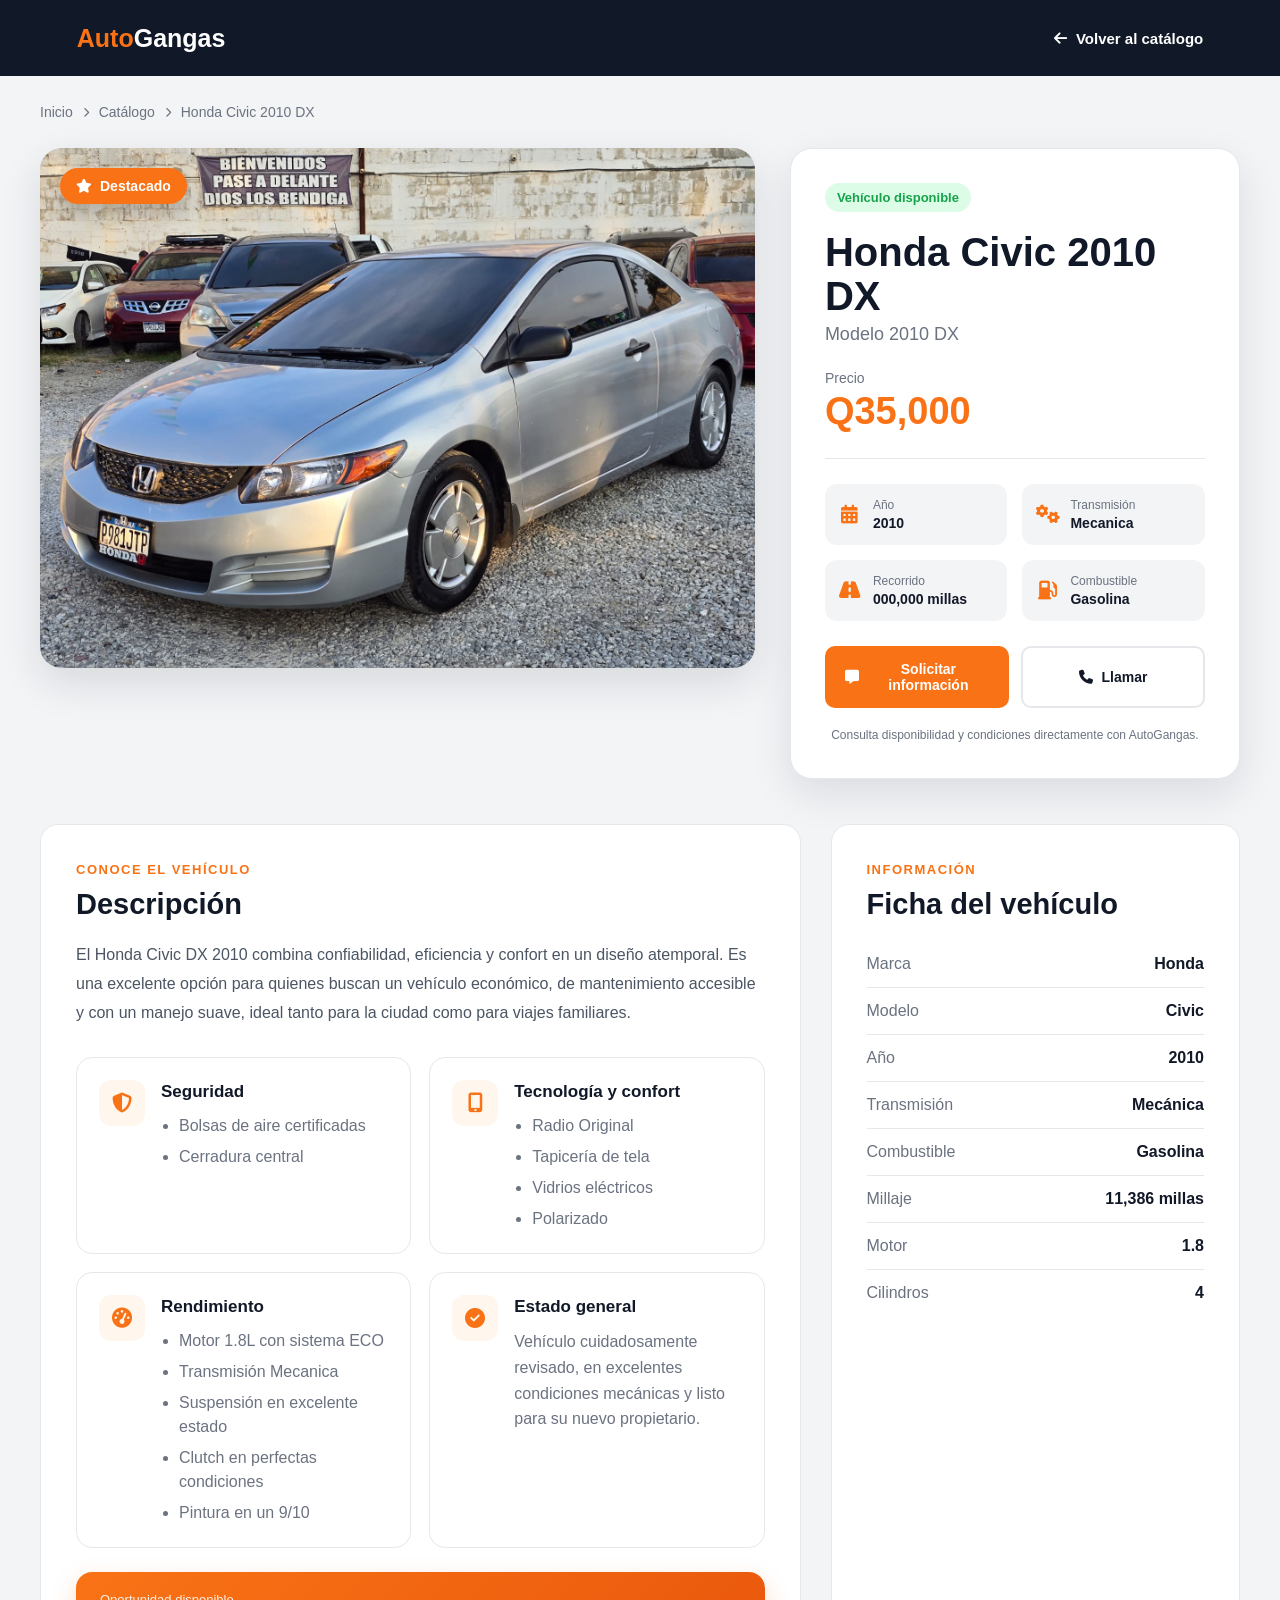
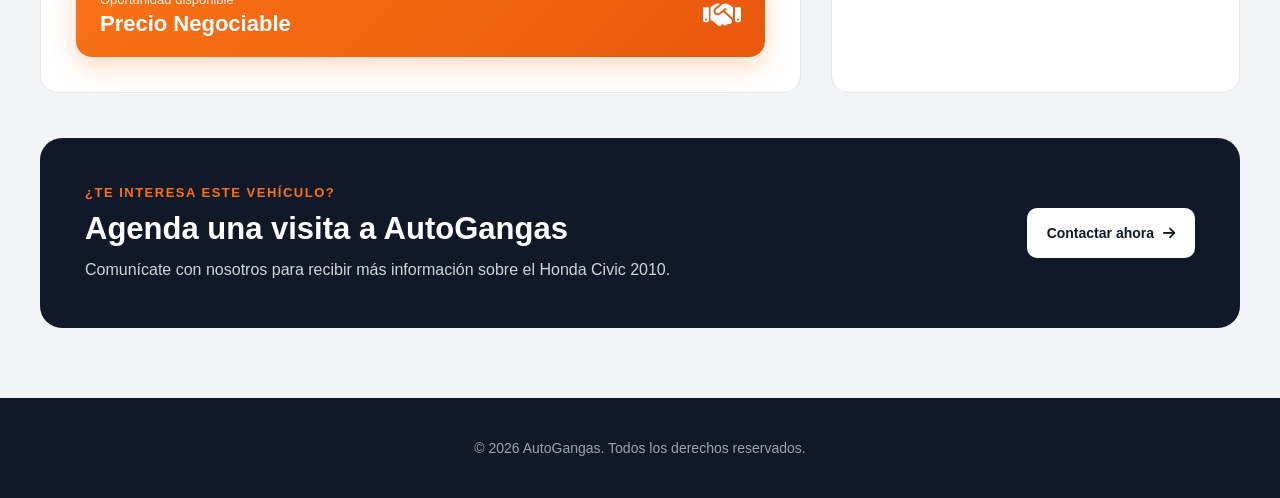
<file: Carros/Honda Civic.html>
<!DOCTYPE html>
<html lang="es">

<head>
    <meta charset="UTF-8">
    <meta name="viewport" content="width=device-width, initial-scale=1.0">
    <meta name="description" content="Honda Civic 2010 DX disponible en AutoGangas.">
    <title>Honda Civic 2010 DX | AutoGangas</title>
    <!-- Font Awesome -->
    <link rel="stylesheet" href="https://cdnjs.cloudflare.com/ajax/libs/font-awesome/6.7.2/css/all.min.css">
    <!-- CSS de las páginas de vehículos -->
    <link rel="stylesheet" href="../CSS/stylecarro.css">
</head>

<body>

    <!-- ENCABEZADO -->
    <header class="encabezado-vehiculo">

        <a href="../index.html" class="logo">
            <span>Auto</span>Gangas
        </a>

        <a href="../catalogo.html" class="volver-catalogo">
            <i class="fa-solid fa-arrow-left"></i>
            Volver al catálogo
        </a>

    </header>


    <main>

        <!-- RUTA DE NAVEGACIÓN -->
        <nav class="migas-pan" aria-label="Ruta de navegación">

            <a href="../index.html">Inicio</a>

            <i class="fa-solid fa-chevron-right"></i>

            <a href="../catalogo.html">Catálogo</a>

            <i class="fa-solid fa-chevron-right"></i>

            <span>Honda Civic 2010 DX</span>

        </nav>


        <!-- INFORMACIÓN PRINCIPAL -->
        <section class="detalle-vehiculo">

            <!-- IMAGEN -->
            <div class="galeria-vehiculo">

                <span class="etiqueta-destacado">
                    <i class="fa-solid fa-star"></i>
                    Destacado
                </span>

                <img src="../img/Honda civic.jpeg" alt="Honda Civic 2010 DX disponible en AutoGangas"
                    class="imagen-principal">

            </div>


            <!-- RESUMEN -->
            <div class="resumen-vehiculo">

                <span class="estado-vehiculo">
                    Vehículo disponible
                </span>

                <h1>Honda Civic 2010 DX</h1>

                <p class="version-vehiculo">
                    Modelo 2010 DX
                </p>

                <div class="precio">

                    <span>Precio</span>

                    <strong>Q35,000</strong>

                </div>


                <!-- CARACTERÍSTICAS PRINCIPALES -->
                <div class="datos-principales">

                    <div class="dato">

                        <i class="fa-solid fa-calendar-days"></i>

                        <div>
                            <span>Año</span>
                            <strong>2010</strong>
                        </div>

                    </div>

                    <div class="dato">

                        <i class="fa-solid fa-gears"></i>

                        <div>
                            <span>Transmisión</span>
                            <strong>Mecanica</strong>
                        </div>

                    </div>

                    <div class="dato">

                        <i class="fa-solid fa-road"></i>

                        <div>
                            <span>Recorrido</span>
                            <strong>000,000 millas</strong>
                        </div>

                    </div>

                    <div class="dato">

                        <i class="fa-solid fa-gas-pump"></i>

                        <div>
                            <span>Combustible</span>
                            <strong>Gasolina</strong>
                        </div>

                    </div>

                </div>


                <!-- BOTONES -->
                <div class="acciones-vehiculo">

                    <a href="../contactos.html" class="boton boton-principal">
                        <i class="fa-solid fa-message"></i>
                        Solicitar información
                    </a>

                    <a href="tel:+50234146047" class="boton boton-secundario">
                        <i class="fa-solid fa-phone"></i>
                        Llamar
                    </a>

                </div>

                <p class="nota-contacto">
                    Consulta disponibilidad y condiciones directamente con
                    AutoGangas.
                </p>

            </div>

        </section>


        <!-- INFORMACIÓN ADICIONAL -->
        <section class="informacion-adicional">

            <!-- DESCRIPCIÓN -->
            <article class="panel descripcion-vehiculo">

                <span class="subtitulo">CONOCE EL VEHÍCULO</span>

                <h2>Descripción</h2>

                <p class="descripcion-intro">
                    El Honda Civic DX 2010 combina confiabilidad, eficiencia y confort en un diseño atemporal. Es una
                    excelente opción para quienes buscan un vehículo económico, de mantenimiento accesible y con un
                    manejo suave, ideal tanto para la ciudad como para viajes familiares.
                </p>

                <div class="detalles-vehiculo">

                    <!-- SEGURIDAD -->
                    <div class="detalle-card">

                        <div class="detalle-icono">
                            <i class="fa-solid fa-shield-halved"></i>
                        </div>

                        <div>
                            <h3>Seguridad</h3>

                            <ul>
                                <li>Bolsas de aire certificadas</li>
                                <li>Cerradura central</li>
                            </ul>
                        </div>

                    </div>


                    <!-- TECNOLOGÍA -->
                    <div class="detalle-card">

                        <div class="detalle-icono">
                            <i class="fa-solid fa-mobile-screen-button"></i>
                        </div>

                        <div>
                            <h3>Tecnología y confort</h3>

                            <ul>
                                <li>Radio Original</li>
                                <li>Tapicería de tela</li>
                                <li>Vidrios eléctricos</li>
                                <li>Polarizado</li>
                            </ul>
                        </div>

                    </div>


                    <!-- RENDIMIENTO -->
                    <div class="detalle-card">

                        <div class="detalle-icono">
                            <i class="fa-solid fa-gauge-high"></i>
                        </div>

                        <div>
                            <h3>Rendimiento</h3>

                            <ul>
                                <li>Motor 1.8L con sistema ECO</li>
                                <li>Transmisión Mecanica</li>
                                <li>Suspensión en excelente estado</li>
                                <li>Clutch en perfectas condiciones</li>
                                <li>Pintura en un 9/10</li>
                            </ul>
                        </div>

                    </div>


                    <!-- ESTADO GENERAL -->
                    <div class="detalle-card">

                        <div class="detalle-icono">
                            <i class="fa-solid fa-circle-check"></i>
                        </div>

                        <div>
                            <h3>Estado general</h3>

                            <p>
                                Vehículo cuidadosamente revisado, en excelentes
                                condiciones mecánicas y listo para su nuevo propietario.
                            </p>
                        </div>

                    </div>

                </div>

                <div class="precio-negociable">

                    <div>
                        <span>Oportunidad disponible</span>
                        <strong>Precio Negociable</strong>
                    </div>

                    <i class="fa-solid fa-handshake"></i>

                </div>

            </article>


            <!-- FICHA TÉCNICA -->
            <article class="panel ficha-tecnica">

                <span class="subtitulo">INFORMACIÓN</span>

                <h2>Ficha del vehículo</h2>

                <dl class="lista-ficha">

                    <div>
                        <dt>Marca</dt>
                        <dd>Honda</dd>
                    </div>

                    <div>
                        <dt>Modelo</dt>
                        <dd>Civic</dd>
                    </div>

                    <div>
                        <dt>Año</dt>
                        <dd>2010</dd>
                    </div>

                    <div>
                        <dt>Transmisión</dt>
                        <dd>Mecánica</dd>
                    </div>

                    <div>
                        <dt>Combustible</dt>
                        <dd>Gasolina</dd>
                    </div>

                    <div>
                        <dt>Millaje</dt>
                        <dd>11,386 millas</dd>
                    </div>
                    <div>
                        <dt>Motor</dt>
                        <dd>1.8</dd>
                    </div>
                    <div>
                        <dt>Cilindros</dt>
                        <dd>4</dd>
                    </div>

                </dl>

            </article>

        </section>


        <!-- LLAMADA FINAL -->
        <section class="llamada-final">

            <div>

                <span>¿TE INTERESA ESTE VEHÍCULO?</span>

                <h2>Agenda una visita a AutoGangas</h2>

                <p>
                    Comunícate con nosotros para recibir más información
                    sobre el Honda Civic 2010.
                </p>

            </div>

            <a href="../contactos.html" class="boton boton-claro">
                Contactar ahora
                <i class="fa-solid fa-arrow-right"></i>
            </a>

        </section>

    </main>


    <footer class="footer-vehiculo">

        <p>
            © 2026 AutoGangas. Todos los derechos reservados.
        </p>

    </footer>

</body>

</html>
</file>
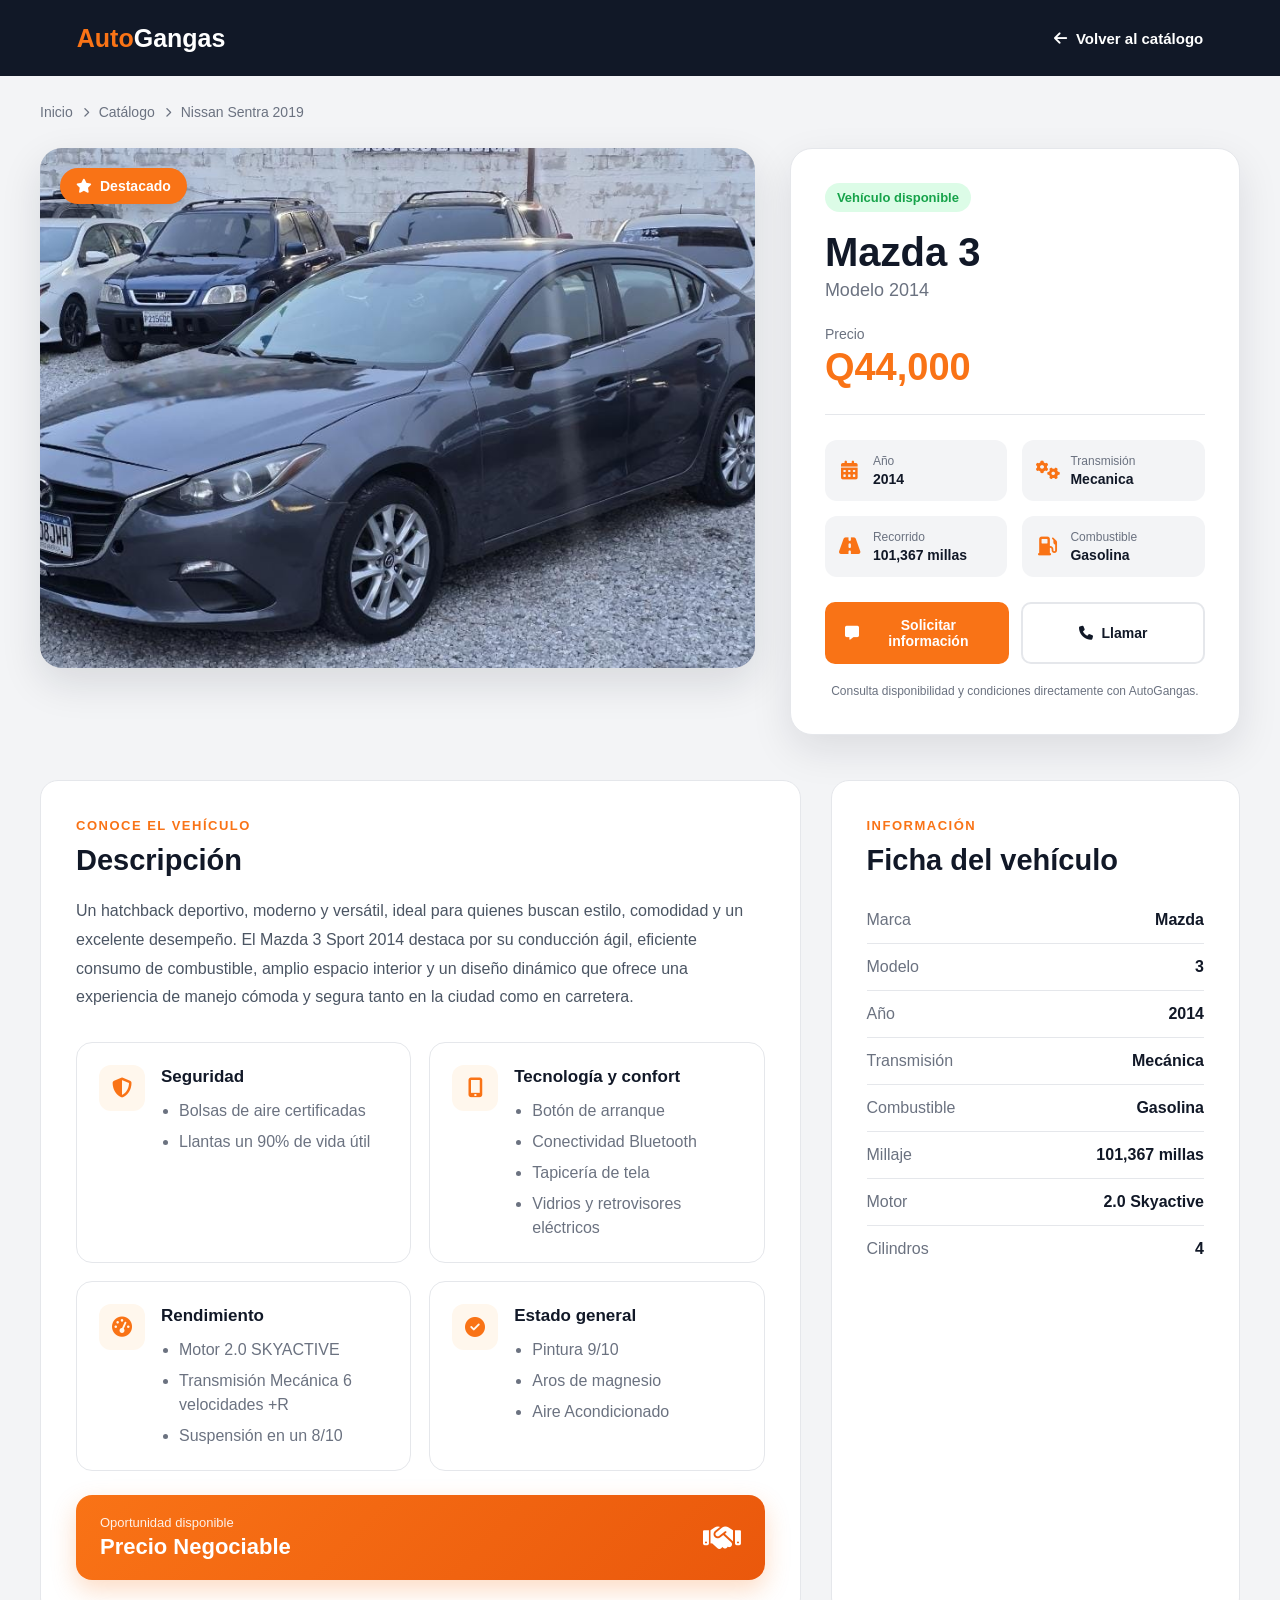
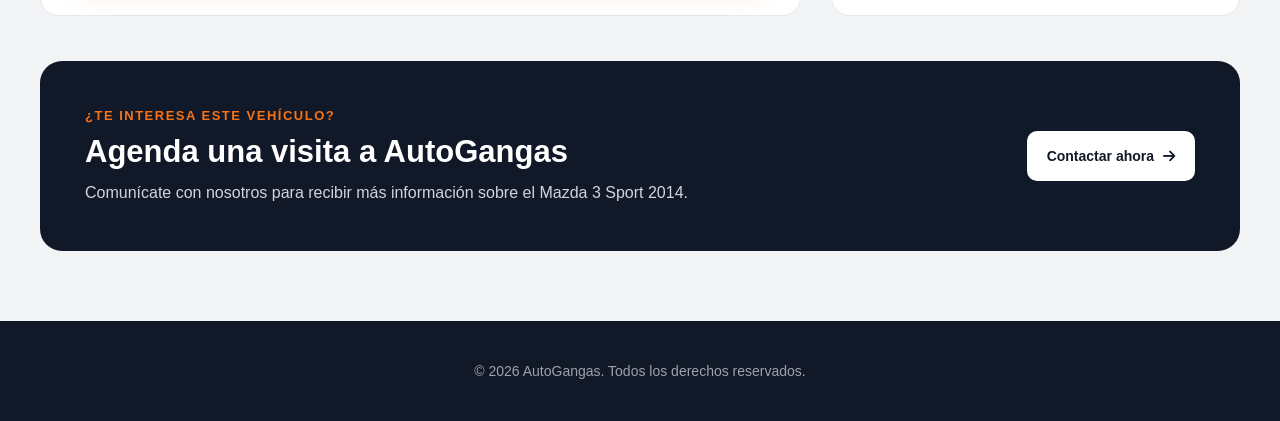
<file: Carros/Mazda 3.html>
<!DOCTYPE html>
<html lang="es">

<head>
    <meta charset="UTF-8">
    <meta name="viewport" content="width=device-width, initial-scale=1.0">
    <meta name="description" content="Mazda 3 2014 disponible en AutoGangas.">
    <title>Mazda 3 Sport 2014 | AutoGangas</title>
    <!-- Font Awesome -->
    <link rel="stylesheet" href="https://cdnjs.cloudflare.com/ajax/libs/font-awesome/6.7.2/css/all.min.css">
    <!-- CSS de las páginas de vehículos -->
    <link rel="stylesheet" href="../CSS/stylecarro.css">
</head>

<body>

    <!-- ENCABEZADO -->
    <header class="encabezado-vehiculo">

        <a href="../index.html" class="logo">
            <span>Auto</span>Gangas
        </a>

        <a href="../catalogo.html" class="volver-catalogo">
            <i class="fa-solid fa-arrow-left"></i>
            Volver al catálogo
        </a>

    </header>


    <main>

        <!-- RUTA DE NAVEGACIÓN -->
        <nav class="migas-pan" aria-label="Ruta de navegación">

            <a href="../index.html">Inicio</a>

            <i class="fa-solid fa-chevron-right"></i>

            <a href="../catalogo.html">Catálogo</a>

            <i class="fa-solid fa-chevron-right"></i>

            <span>Nissan Sentra 2019</span>

        </nav>


        <!-- INFORMACIÓN PRINCIPAL -->
        <section class="detalle-vehiculo">

            <!-- IMAGEN -->
            <div class="galeria-vehiculo">

                <span class="etiqueta-destacado">
                    <i class="fa-solid fa-star"></i>
                    Destacado
                </span>

                <img src="../img/Mazda 3.jpeg" alt="Mazda 3 Sport 2014 disponible en AutoGangas"
                    class="imagen-principal">

            </div>


            <!-- RESUMEN -->
            <div class="resumen-vehiculo">

                <span class="estado-vehiculo">
                    Vehículo disponible
                </span>

                <h1>Mazda 3</h1>

                <p class="version-vehiculo">
                    Modelo 2014
                </p>

                <div class="precio">

                    <span>Precio</span>

                    <strong>Q44,000</strong>

                </div>


                <!-- CARACTERÍSTICAS PRINCIPALES -->
                <div class="datos-principales">

                    <div class="dato">

                        <i class="fa-solid fa-calendar-days"></i>

                        <div>
                            <span>Año</span>
                            <strong>2014</strong>
                        </div>

                    </div>

                    <div class="dato">

                        <i class="fa-solid fa-gears"></i>

                        <div>
                            <span>Transmisión</span>
                            <strong>Mecanica</strong>
                        </div>

                    </div>

                    <div class="dato">

                        <i class="fa-solid fa-road"></i>

                        <div>
                            <span>Recorrido</span>
                            <strong>101,367 millas</strong>
                        </div>

                    </div>

                    <div class="dato">

                        <i class="fa-solid fa-gas-pump"></i>

                        <div>
                            <span>Combustible</span>
                            <strong>Gasolina</strong>
                        </div>

                    </div>

                </div>


                <!-- BOTONES -->
                <div class="acciones-vehiculo">

                    <a href="../contactos.html" class="boton boton-principal">
                        <i class="fa-solid fa-message"></i>
                        Solicitar información
                    </a>

                    <a href="tel:+50234146047" class="boton boton-secundario">
                        <i class="fa-solid fa-phone"></i>
                        Llamar
                    </a>

                </div>

                <p class="nota-contacto">
                    Consulta disponibilidad y condiciones directamente con
                    AutoGangas.
                </p>

            </div>

        </section>


        <!-- INFORMACIÓN ADICIONAL -->
        <section class="informacion-adicional">

            <!-- DESCRIPCIÓN -->
            <article class="panel descripcion-vehiculo">

                <span class="subtitulo">CONOCE EL VEHÍCULO</span>

                <h2>Descripción</h2>

                <p class="descripcion-intro">
                    Un hatchback deportivo, moderno y versátil, ideal para quienes buscan estilo, comodidad y un
                    excelente desempeño. El Mazda 3 Sport 2014 destaca por su conducción ágil, eficiente consumo de
                    combustible, amplio espacio interior y un diseño dinámico que ofrece una experiencia de manejo
                    cómoda y segura tanto en la ciudad como en carretera.
                </p>

                <div class="detalles-vehiculo">

                    <!-- SEGURIDAD -->
                    <div class="detalle-card">

                        <div class="detalle-icono">
                            <i class="fa-solid fa-shield-halved"></i>
                        </div>

                        <div>
                            <h3>Seguridad</h3>

                            <ul>
                                <li>Bolsas de aire certificadas</li>
                                <li>Llantas un 90% de vida útil</li>
                                
                            </ul>
                        </div>

                    </div>


                    <!-- TECNOLOGÍA -->
                    <div class="detalle-card">

                        <div class="detalle-icono">
                            <i class="fa-solid fa-mobile-screen-button"></i>
                        </div>

                        <div>
                            <h3>Tecnología y confort</h3>

                            <ul>
                                <li>Botón de arranque</li>
                                <li>Conectividad Bluetooth</li>
                                <li>Tapicería de tela</li>
                                <li>Vidrios y retrovisores eléctricos</li>
                            </ul>
                        </div>

                    </div>


                    <!-- RENDIMIENTO -->
                    <div class="detalle-card">

                        <div class="detalle-icono">
                            <i class="fa-solid fa-gauge-high"></i>
                        </div>

                        <div>
                            <h3>Rendimiento</h3>

                            <ul>
                                <li>Motor 2.0 SKYACTIVE </li>
                                <li>Transmisión Mecánica 6 velocidades +R</li>
                                <li>Suspensión en un 8/10</li>
                            </ul>
                        </div>

                    </div>


                    <!-- ESTADO GENERAL -->
                    <div class="detalle-card">

                        <div class="detalle-icono">
                            <i class="fa-solid fa-circle-check"></i>
                        </div>

                        <div>
                            <h3>Estado general</h3>

                            <ul>
                                <li>Pintura 9/10</li>
                                <li>Aros de magnesio</li>
                                <li>Aire Acondicionado</li>
                                
                            </ul>
                        </div>

                    </div>

                </div>

                <div class="precio-negociable">

                    <div>
                        <span>Oportunidad disponible</span>
                        <strong>Precio Negociable</strong>
                    </div>

                    <i class="fa-solid fa-handshake"></i>

                </div>

            </article>


            <!-- FICHA TÉCNICA -->
            <article class="panel ficha-tecnica">

                <span class="subtitulo">INFORMACIÓN</span>

                <h2>Ficha del vehículo</h2>

                <dl class="lista-ficha">

                    <div>
                        <dt>Marca</dt>
                        <dd>Mazda</dd>
                    </div>

                    <div>
                        <dt>Modelo</dt>
                        <dd>3</dd>
                    </div>

                    <div>
                        <dt>Año</dt>
                        <dd>2014</dd>
                    </div>

                    <div>
                        <dt>Transmisión</dt>
                        <dd>Mecánica</dd>
                    </div>

                    <div>
                        <dt>Combustible</dt>
                        <dd>Gasolina</dd>
                    </div>

                    <div>
                        <dt>Millaje</dt>
                        <dd>101,367 millas</dd>
                    </div>
                    <div>
                        <dt>Motor</dt>
                        <dd>2.0 Skyactive</dd>
                    </div>
                    <div>
                        <dt>Cilindros</dt>
                        <dd>4</dd>
                    </div>

                </dl>

            </article>

        </section>


        <!-- LLAMADA FINAL -->
        <section class="llamada-final">

            <div>

                <span>¿TE INTERESA ESTE VEHÍCULO?</span>

                <h2>Agenda una visita a AutoGangas</h2>

                <p>
                    Comunícate con nosotros para recibir más información
                    sobre el Mazda 3 Sport 2014.
                </p>

            </div>

            <a href="../contactos.html" class="boton boton-claro">
                Contactar ahora
                <i class="fa-solid fa-arrow-right"></i>
            </a>

        </section>

    </main>


    <footer class="footer-vehiculo">

        <p>
            © 2026 AutoGangas. Todos los derechos reservados.
        </p>

    </footer>

</body>

</html>
</file>
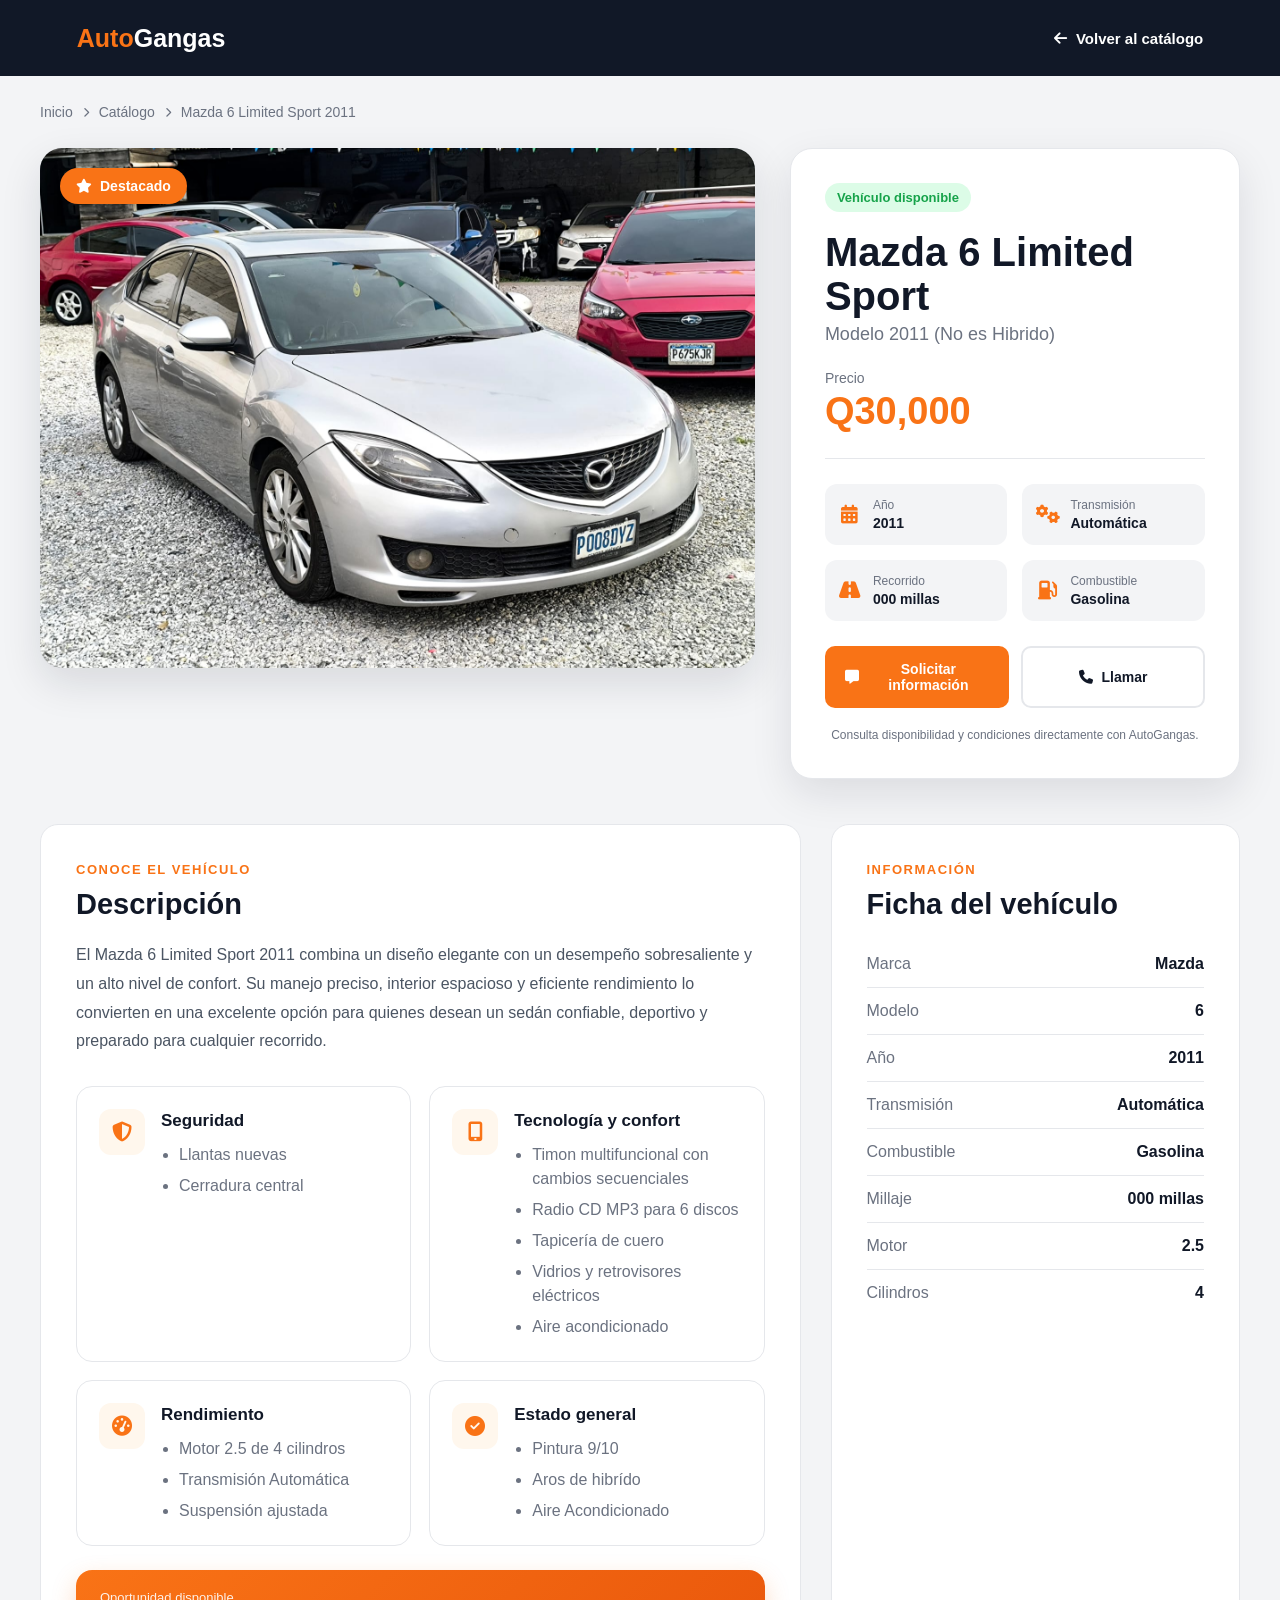
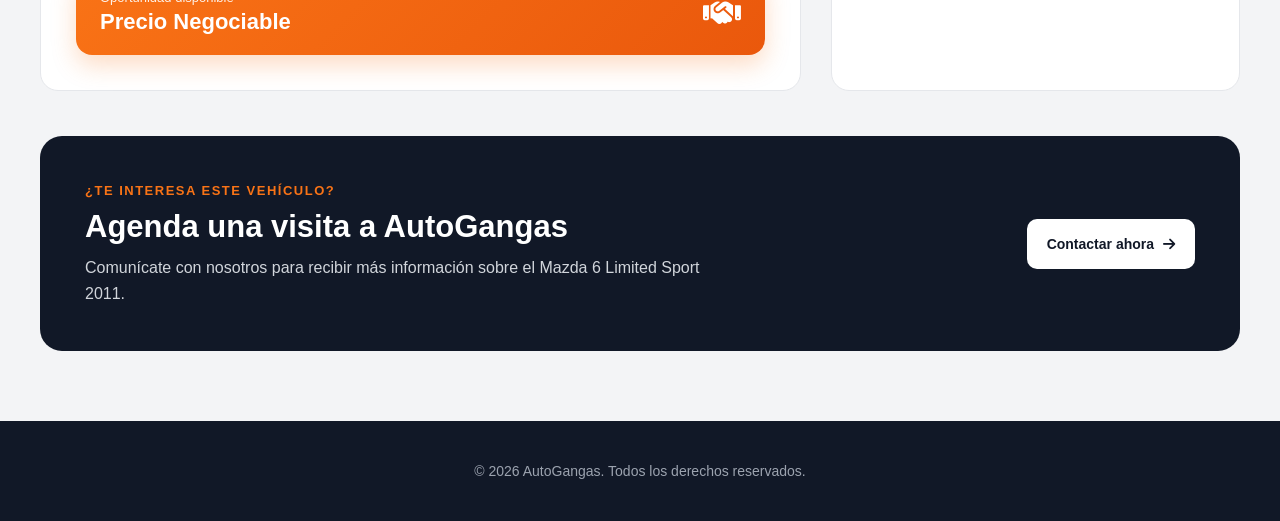
<file: Carros/Mazda 6.html>
<!DOCTYPE html>
<html lang="es">

<head>
    <meta charset="UTF-8">
    <meta name="viewport" content="width=device-width, initial-scale=1.0">
    <meta name="description" content="Toyota Tacoma 2003 disponible en AutoGangas.">
    <title>Toyota Tacoma SR5 2003 | AutoGangas</title>
    <!-- Font Awesome -->
    <link rel="stylesheet" href="https://cdnjs.cloudflare.com/ajax/libs/font-awesome/6.7.2/css/all.min.css">
    <!-- CSS de las páginas de vehículos -->
    <link rel="stylesheet" href="../CSS/stylecarro.css">
</head>

<body>

    <!-- ENCABEZADO -->
    <header class="encabezado-vehiculo">

        <a href="../index.html" class="logo">
            <span>Auto</span>Gangas
        </a>

        <a href="../catalogo.html" class="volver-catalogo">
            <i class="fa-solid fa-arrow-left"></i>
            Volver al catálogo
        </a>

    </header>


    <main>

        <!-- RUTA DE NAVEGACIÓN -->
        <nav class="migas-pan" aria-label="Ruta de navegación">

            <a href="../index.html">Inicio</a>

            <i class="fa-solid fa-chevron-right"></i>

            <a href="../catalogo.html">Catálogo</a>

            <i class="fa-solid fa-chevron-right"></i>

            <span>Mazda 6 Limited Sport 2011</span>

        </nav>


        <!-- INFORMACIÓN PRINCIPAL -->
        <section class="detalle-vehiculo">

            <!-- IMAGEN -->
            <div class="galeria-vehiculo">

                <span class="etiqueta-destacado">
                    <i class="fa-solid fa-star"></i>
                    Destacado
                </span>

                <img src="../img/Mazda 6.jpeg" alt="Mazda 6 Limited Sport 2011 disponible en AutoGangas"
                    class="imagen-principal">

            </div>


            <!-- RESUMEN -->
            <div class="resumen-vehiculo">

                <span class="estado-vehiculo">
                    Vehículo disponible
                </span>


                <h1>Mazda 6 Limited Sport </h1>

                <p class="version-vehiculo">
                    Modelo 2011 (No es Hibrido)
                </p>

                <div class="precio">

                    <span>Precio</span>

                    <strong>Q30,000</strong>

                </div>


                <!-- CARACTERÍSTICAS PRINCIPALES -->
                <div class="datos-principales">

                    <div class="dato">

                        <i class="fa-solid fa-calendar-days"></i>

                        <div>
                            <span>Año</span>
                            <strong>2011</strong>
                        </div>

                    </div>

                    <div class="dato">

                        <i class="fa-solid fa-gears"></i>

                        <div>
                            <span>Transmisión</span>
                            <strong>Automática</strong>
                        </div>

                    </div>

                    <div class="dato">

                        <i class="fa-solid fa-road"></i>

                        <div>
                            <span>Recorrido</span>
                            <strong>000 millas</strong>
                        </div>

                    </div>

                    <div class="dato">

                        <i class="fa-solid fa-gas-pump"></i>

                        <div>
                            <span>Combustible</span>
                            <strong>Gasolina</strong>
                        </div>

                    </div>

                </div>


                <!-- BOTONES -->
                <div class="acciones-vehiculo">

                    <a href="../contactos.html" class="boton boton-principal">
                        <i class="fa-solid fa-message"></i>
                        Solicitar información
                    </a>

                    <a href="tel:+50234146047" class="boton boton-secundario">
                        <i class="fa-solid fa-phone"></i>
                        Llamar
                    </a>

                </div>

                <p class="nota-contacto">
                    Consulta disponibilidad y condiciones directamente con
                    AutoGangas.
                </p>

            </div>

        </section>


        <!-- INFORMACIÓN ADICIONAL -->
        <section class="informacion-adicional">

            <!-- DESCRIPCIÓN -->
            <article class="panel descripcion-vehiculo">

                <span class="subtitulo">CONOCE EL VEHÍCULO</span>

                <h2>Descripción</h2>

                <p class="descripcion-intro">
                    El Mazda 6 Limited Sport 2011 combina un diseño elegante con un desempeño sobresaliente y un alto
                    nivel de confort. Su manejo preciso, interior espacioso y eficiente rendimiento lo convierten en una
                    excelente opción para quienes desean un sedán confiable, deportivo y preparado para cualquier
                    recorrido.
                </p>

                <div class="detalles-vehiculo">

                    <!-- SEGURIDAD -->
                    <div class="detalle-card">

                        <div class="detalle-icono">
                            <i class="fa-solid fa-shield-halved"></i>
                        </div>

                        <div>
                            <h3>Seguridad</h3>

                            <ul>
                                <li>Llantas nuevas</li>
                                <li>Cerradura central</li>

                            </ul>
                        </div>

                    </div>


                    <!-- TECNOLOGÍA -->
                    <div class="detalle-card">

                        <div class="detalle-icono">
                            <i class="fa-solid fa-mobile-screen-button"></i>
                        </div>

                        <div>
                            <h3>Tecnología y confort</h3>

                            <ul>
                                <li>Timon multifuncional con cambios secuenciales</li>
                                <li>Radio CD MP3 para 6 discos</li>
                                <li>Tapicería de cuero</li>
                                <li>Vidrios y retrovisores eléctricos</li>
                                <li>Aire acondicionado</li>
                            </ul>
                        </div>

                    </div>


                    <!-- RENDIMIENTO -->
                    <div class="detalle-card">

                        <div class="detalle-icono">
                            <i class="fa-solid fa-gauge-high"></i>
                        </div>

                        <div>
                            <h3>Rendimiento</h3>

                            <ul>
                                <li>Motor 2.5 de 4 cilindros </li>
                                <li>Transmisión Automática </li>
                                <li>Suspensión ajustada</li>
                            </ul>
                        </div>

                    </div>


                    <!-- ESTADO GENERAL -->
                    <div class="detalle-card">

                        <div class="detalle-icono">
                            <i class="fa-solid fa-circle-check"></i>
                        </div>

                        <div>
                            <h3>Estado general</h3>

                            <ul>
                                <li>Pintura 9/10</li>
                                <li>Aros de hibrído</li>
                                <li>Aire Acondicionado</li>

                            </ul>
                        </div>

                    </div>

                </div>

                <div class="precio-negociable">

                    <div>
                        <span>Oportunidad disponible</span>
                        <strong>Precio Negociable</strong>
                    </div>

                    <i class="fa-solid fa-handshake"></i>

                </div>

            </article>


            <!-- FICHA TÉCNICA -->
            <article class="panel ficha-tecnica">

                <span class="subtitulo">INFORMACIÓN</span>

                <h2>Ficha del vehículo</h2>

                <dl class="lista-ficha">

                    <div>
                        <dt>Marca</dt>
                        <dd>Mazda</dd>
                    </div>

                    <div>
                        <dt>Modelo</dt>
                        <dd>6</dd>
                    </div>

                    <div>
                        <dt>Año</dt>
                        <dd>2011</dd>
                    </div>

                    <div>
                        <dt>Transmisión</dt>
                        <dd>Automática</dd>
                    </div>

                    <div>
                        <dt>Combustible</dt>
                        <dd>Gasolina</dd>
                    </div>

                    <div>
                        <dt>Millaje</dt>
                        <dd>000 millas</dd>
                    </div>
                    <div>
                        <dt>Motor</dt>
                        <dd>2.5 </dd>
                    </div>
                    <div>
                        <dt>Cilindros</dt>
                        <dd>4</dd>
                    </div>

                </dl>

            </article>

        </section>


        <!-- LLAMADA FINAL -->
        <section class="llamada-final">

            <div>

                <span>¿TE INTERESA ESTE VEHÍCULO?</span>

                <h2>Agenda una visita a AutoGangas</h2>

                <p>
                    Comunícate con nosotros para recibir más información
                    sobre el Mazda 6 Limited Sport 2011.
                </p>

            </div>

            <a href="../contactos.html" class="boton boton-claro">
                Contactar ahora
                <i class="fa-solid fa-arrow-right"></i>
            </a>

        </section>

    </main>


    <footer class="footer-vehiculo">

        <p>
            © 2026 AutoGangas. Todos los derechos reservados.
        </p>

    </footer>

</body>

</html>
</file>
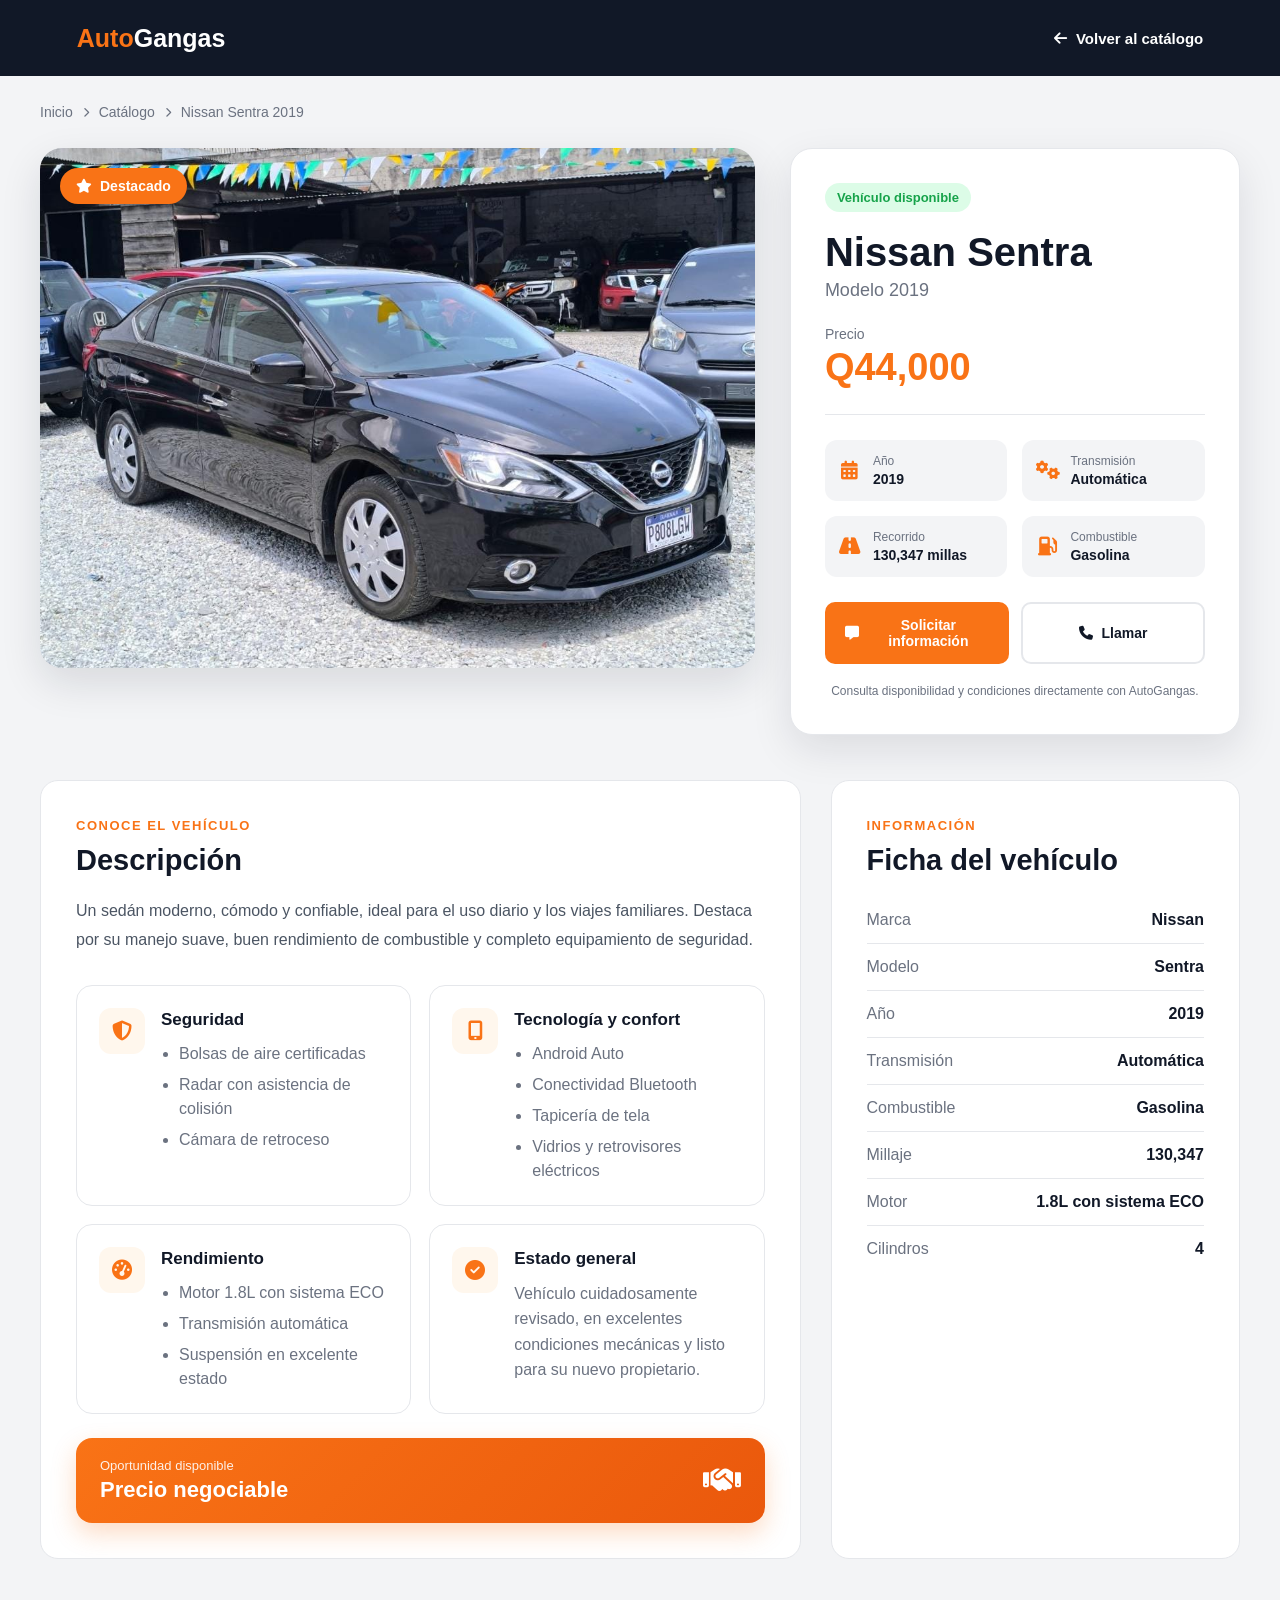
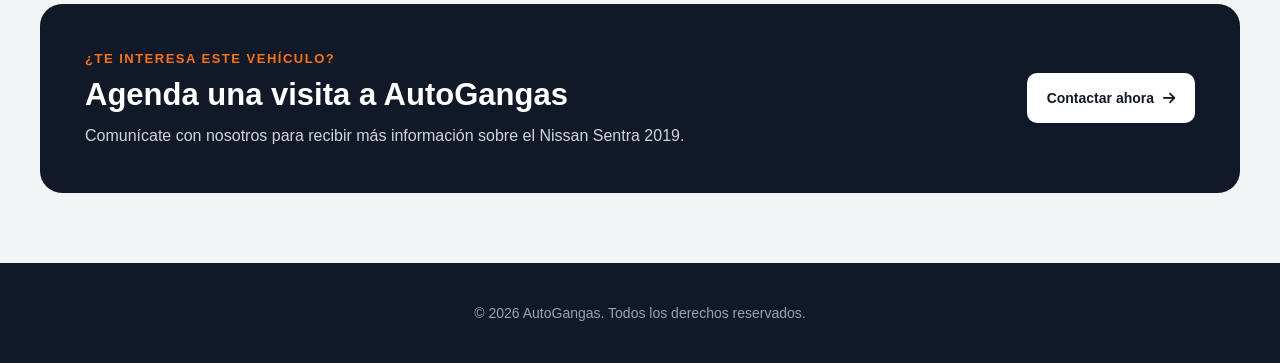
<file: Carros/Nissan.html>
<!DOCTYPE html>
<html lang="es">
<head>
    <meta charset="UTF-8">
    <meta
        name="viewport"
        content="width=device-width, initial-scale=1.0">
    <meta
        name="description"
        content="Nissan Sentra 2019 disponible en AutoGangas.">
    <title>Nissan Sentra 2019 | AutoGangas</title>
    <!-- Font Awesome -->
    <link
        rel="stylesheet"
        href="https://cdnjs.cloudflare.com/ajax/libs/font-awesome/6.7.2/css/all.min.css">
    <!-- CSS de las páginas de vehículos -->
    <link rel="stylesheet" href="../CSS/stylecarro.css">
</head>

<body>

    <!-- ENCABEZADO -->
    <header class="encabezado-vehiculo">

        <a href="../index.html" class="logo">
            <span>Auto</span>Gangas
        </a>

        <a href="../catalogo.html" class="volver-catalogo">
            <i class="fa-solid fa-arrow-left"></i>
            Volver al catálogo
        </a>

    </header>


    <main>

        <!-- RUTA DE NAVEGACIÓN -->
        <nav class="migas-pan" aria-label="Ruta de navegación">

            <a href="../index.html">Inicio</a>

            <i class="fa-solid fa-chevron-right"></i>

            <a href="../catalogo.html">Catálogo</a>

            <i class="fa-solid fa-chevron-right"></i>

            <span>Nissan Sentra 2019</span>

        </nav>


        <!-- INFORMACIÓN PRINCIPAL -->
        <section class="detalle-vehiculo">

            <!-- IMAGEN -->
            <div class="galeria-vehiculo">

                <span class="etiqueta-destacado">
                    <i class="fa-solid fa-star"></i>
                    Destacado
                </span>

                <img
                    src="../img/Nissan Sentra.jpeg"
                    alt="Nissan Sentra 2019 disponible en AutoGangas"
                    class="imagen-principal">

            </div>


            <!-- RESUMEN -->
            <div class="resumen-vehiculo">

                <span class="estado-vehiculo">
                    Vehículo disponible
                </span>

                <h1>Nissan Sentra</h1>

                <p class="version-vehiculo">
                    Modelo 2019
                </p>

                <div class="precio">

                    <span>Precio</span>

                    <strong>Q44,000</strong>

                </div>


                <!-- CARACTERÍSTICAS PRINCIPALES -->
                <div class="datos-principales">

                    <div class="dato">

                        <i class="fa-solid fa-calendar-days"></i>

                        <div>
                            <span>Año</span>
                            <strong>2019</strong>
                        </div>

                    </div>

                    <div class="dato">

                        <i class="fa-solid fa-gears"></i>

                        <div>
                            <span>Transmisión</span>
                            <strong>Automática</strong>
                        </div>

                    </div>

                    <div class="dato">

                        <i class="fa-solid fa-road"></i>

                        <div>
                            <span>Recorrido</span>
                            <strong>130,347 millas</strong>
                        </div>

                    </div>

                    <div class="dato">

                        <i class="fa-solid fa-gas-pump"></i>

                        <div>
                            <span>Combustible</span>
                            <strong>Gasolina</strong>
                        </div>

                    </div>

                </div>


                <!-- BOTONES -->
                <div class="acciones-vehiculo">

                    <a href="../contactos.html" class="boton boton-principal">
                        <i class="fa-solid fa-message"></i>
                        Solicitar información
                    </a>

                    <a href="tel:+50234146047" class="boton boton-secundario">
                        <i class="fa-solid fa-phone"></i>
                        Llamar
                    </a>

                </div>

                <p class="nota-contacto">
                    Consulta disponibilidad y condiciones directamente con
                    AutoGangas.
                </p>

            </div>

        </section>


        <!-- INFORMACIÓN ADICIONAL -->
       <section class="informacion-adicional">

    <!-- DESCRIPCIÓN -->
    <article class="panel descripcion-vehiculo">

        <span class="subtitulo">CONOCE EL VEHÍCULO</span>

        <h2>Descripción</h2>

        <p class="descripcion-intro">
            Un sedán moderno, cómodo y confiable, ideal para el uso diario
            y los viajes familiares. Destaca por su manejo suave, buen
            rendimiento de combustible y completo equipamiento de seguridad.
        </p>

        <div class="detalles-vehiculo">

            <!-- SEGURIDAD -->
            <div class="detalle-card">

                <div class="detalle-icono">
                    <i class="fa-solid fa-shield-halved"></i>
                </div>

                <div>
                    <h3>Seguridad</h3>

                    <ul>
                        <li>Bolsas de aire certificadas</li>
                        <li>Radar con asistencia de colisión</li>
                        <li>Cámara de retroceso</li>
                    </ul>
                </div>

            </div>


            <!-- TECNOLOGÍA -->
            <div class="detalle-card">

                <div class="detalle-icono">
                    <i class="fa-solid fa-mobile-screen-button"></i>
                </div>

                <div>
                    <h3>Tecnología y confort</h3>

                    <ul>
                        <li>Android Auto</li>
                        <li>Conectividad Bluetooth</li>
                        <li>Tapicería de tela</li>
                        <li>Vidrios y retrovisores eléctricos</li>
                    </ul>
                </div>

            </div>


            <!-- RENDIMIENTO -->
            <div class="detalle-card">

                <div class="detalle-icono">
                    <i class="fa-solid fa-gauge-high"></i>
                </div>

                <div>
                    <h3>Rendimiento</h3>

                    <ul>
                        <li>Motor 1.8L con sistema ECO</li>
                        <li>Transmisión automática</li>
                        <li>Suspensión en excelente estado</li>
                    </ul>
                </div>

            </div>


            <!-- ESTADO GENERAL -->
            <div class="detalle-card">

                <div class="detalle-icono">
                    <i class="fa-solid fa-circle-check"></i>
                </div>

                <div>
                    <h3>Estado general</h3>

                    <p>
                        Vehículo cuidadosamente revisado, en excelentes
                        condiciones mecánicas y listo para su nuevo propietario.
                    </p>
                </div>

            </div>

        </div>

        <div class="precio-negociable">

            <div>
                <span>Oportunidad disponible</span>
                <strong>Precio negociable</strong>
            </div>

            <i class="fa-solid fa-handshake"></i>

        </div>

    </article>


    <!-- FICHA TÉCNICA -->
    <article class="panel ficha-tecnica">

        <span class="subtitulo">INFORMACIÓN</span>

        <h2>Ficha del vehículo</h2>

        <dl class="lista-ficha">

            <div>
                <dt>Marca</dt>
                <dd>Nissan</dd>
            </div>

            <div>
                <dt>Modelo</dt>
                <dd>Sentra</dd>
            </div>

            <div>
                <dt>Año</dt>
                <dd>2019</dd>
            </div>

            <div>
                <dt>Transmisión</dt>
                <dd>Automática</dd>
            </div>

            <div>
                <dt>Combustible</dt>
                <dd>Gasolina</dd>
            </div>

            <div>
                <dt>Millaje</dt>
                <dd>130,347</dd>
            </div>
            <div>
                <dt>Motor</dt>
                <dd>1.8L con sistema ECO</dd>
            </div>
            <div>
                <dt>Cilindros</dt>
                <dd>4</dd>
            </div>

        </dl>

    </article>

</section>


        <!-- LLAMADA FINAL -->
        <section class="llamada-final">

            <div>

                <span>¿TE INTERESA ESTE VEHÍCULO?</span>

                <h2>Agenda una visita a AutoGangas</h2>

                <p>
                    Comunícate con nosotros para recibir más información
                    sobre el Nissan Sentra 2019.
                </p>

            </div>

            <a href="../contactos.html" class="boton boton-claro">
                Contactar ahora
                <i class="fa-solid fa-arrow-right"></i>
            </a>

        </section>

    </main>


    <footer class="footer-vehiculo">

        <p>
            © 2026 AutoGangas. Todos los derechos reservados.
        </p>

    </footer>

</body>
</html>
</file>
<file: CSS/style.css>
/*==================================================
                RESET Y GENERALES
==================================================*/
body{
    margin:0;
    font-family:Arial, sans-serif;
    background:#ffffff;
}



/*==================================================
                    HEADER
==================================================*/
.encabezado{
    position: sticky;
    top: 0;
    z-index: 1000;
    display: flex;
    justify-content: space-between;
    align-items: center;
    padding: 12px 70px;
    background: #111827;
    backdrop-filter: blur(8px);
    box-shadow: 0 8px 20px rgba(0,0,0,.15);
}
.logo{
    width: 180px;
    transition: transform .3s;
}
.logo:hover{
    transform: scale(1.03);
}

nav{
    display: flex;
    align-items: center;
    gap: 45px;
}
nav a{
    position: relative;
    text-decoration: none;
    color: white;
    font-size: 18px;
    font-weight: 600;
    letter-spacing: 3px;
    transition: color .3s;
}
nav a:hover{
    color: #F97316;
}
nav a::after{
    content: "";
    position: absolute;
    left: 50%;
    bottom: -8px;
    width: 0;
    height: 3px;
    background: #F97316;
    border-radius: 10px;
    transform: translateX(-50%);
    transition: width .3s;
}
nav a:hover::after{
    width: 100%;
}
nav a.activo{
    color: #F97316;
}
nav a.activo::after{
    width: 100%;
}

/*==================================================
                    HERO
==================================================*/
.hero{
    position: relative;
    height: 650px;
    overflow: hidden;
}
.hero::before{
    content: "";
    position: absolute;
    inset: 0;
    background: linear-gradient(
        90deg,
        rgba(17,24,39,.75) 0%,
        rgba(17,24,39,.45) 35%,
        rgba(17,24,39,.15) 100%
    );
    z-index: 1;
}
.hero img{
    width: 100%;
    height: 100%;
    object-fit: cover;
    display: block;
}
.hero-content{
    position: absolute;
    left: 80px;
    bottom: 80px;
    max-width: 520px;
    color: white;
    z-index: 2;
}
.hero-content h1{
    margin: 0 0 20px;
    font-size: 65px;
    line-height: 1.1;
    color: white;
}
.hero-content p{
    margin-bottom: 35px;
    font-size: 22px;
    line-height: 1.6;
    color: #e5e7eb;
}

/*==================================================
                    BOTONES
==================================================*/
.boton{
    display:inline-block;
    padding:18px 40px;

    background-color:#F97316;
    color:white;

    text-decoration:none;
    font-size:18px;
    font-weight:bold;

    border-radius:12px;

   transition:
    background-color .3s,
    transform .3s,
    box-shadow .3s;
}
.boton:hover{
    background-color:#EA580C;
    transform:translateY(-3px);
    box-shadow:0 12px 30px rgba(249,115,22,.35);
}
/*==================================================
                CARACTERÃSTICAS
==================================================*/
.caracteristicas{
    max-width: 1200px;
    margin: 70px auto;
    padding: 0 20px;

    display: grid;
    grid-template-columns: repeat(4, 1fr);
    gap: 25px;
}

.item{
    background: #ffffff;
    border-radius: 18px;
    padding: 35px 25px;

    text-align: center;

    box-shadow: 0 10px 30px rgba(0,0,0,.08);

    transition:
        transform .3s,
        box-shadow .3s;
}

.item:hover{
    transform: translateY(-8px);
    box-shadow: 0 12px 25px rgba(0,0,0,.18);
}

.item i{
    font-size: 42px;
    color: #F97316;
    margin-bottom: 20px;
}

.item h3{
    margin-bottom: 12px;

    color: #111827;
    font-size: 22px;
}

.item p{
    color: #6b7280;
    line-height: 1.6;
}

/*==================================================
                VEHÃCULOS
==================================================*/
.vehiculos{
    padding: 80px 20px;
    background: #f8fafc;
}.encabezado-seccion{
    max-width:700px;
    margin:0 auto 60px;
    text-align:center;
}
.etiqueta-seccion{
    display:inline-block;
    margin-bottom:15px;
    color:#F97316;
    font-size:13px;
    font-weight:700;
    letter-spacing:4px;
}
.titulo-seccion{
    margin-bottom:18px;
    color:#111827;
    font-size:46px;
    font-weight:800;
    line-height:1.2;
}
.descripcion-seccion{
    color:#6b7280;
    font-size:18px;
    line-height:1.8;
}
.linea-seccion{
    width:120px;
    height:4px;
    margin:28px auto 0;
    background:#F97316;
    border-radius:20px;
    position:relative;
}
.linea-seccion::before,
.linea-seccion::after{
    content:"";
    position:absolute;
    top:50%;
    width:10px;
    height:10px;
    background:#F97316;
    border-radius:50%;
    transform:translateY(-50%);
}
.linea-seccion::before{
    left:-18px;
}
.linea-seccion::after{
    right:-18px;
}
.contenedor-cards{
    display: grid;
    grid-template-columns: repeat(auto-fit, minmax(320px, 1fr));
    gap: 35px;
    max-width: 1200px;
    margin: auto;
}
.card{
    position: relative;
    overflow: hidden;
    border-radius: 18px;
    background: #ffffff;
    box-shadow: 0 10px 30px rgba(0,0,0,.08);
    text-decoration: none;
    color: inherit;
    transition:
        transform .35s,
        box-shadow .35s;
}
.card:hover{
    transform: translateY(-10px);
    box-shadow: 0 18px 40px rgba(0,0,0,.18);
}
.card img{
    width: 100%;
    height: 230px;
    object-fit: cover;
    transition: transform .4s;
}
.card:hover img{
    transform: scale(1.05);
}
.etiqueta{
    position: absolute;
    top: 18px;
    left: 18px;
    padding: 8px 16px;
    background: #F97316;
    color: #ffffff;
    font-size: 14px;
    font-weight: bold;
    border-radius: 30px;
    z-index: 2;
}
.contenido-card{
    padding: 25px;
}
.contenido-card h3{
    margin-bottom: 8px;
    font-size: 28px;
    color: #111827;
}
.anio{
    margin-bottom: 20px;
    color: #6b7280;
    font-size: 17px;
}
.datos{
    display: grid;
    gap: 12px;
    margin-bottom: 25px;
}
.datos div{
    display: flex;
    align-items: center;
    gap: 10px;
    color: #4b5563;
    font-size: 16px;
}
.datos i{
    color: #F97316;
}
.precio{
    margin-bottom: 20px;
    color: #F97316;
    font-size: 34px;
}
.ver-mas{
    display: inline-block;
    font-weight: bold;
    color: #111827;
    transition: color .3s;
}
.card:hover .ver-mas{
    color: #F97316;
}

/*==================================================
                Â¿POR QUÃ‰ ELEGIRNOS?
==================================================*/
.elegirnos{
    padding: 90px 20px;
    background: #ffffff;
}
.contenedor-elegir{
    max-width: 1200px;
    margin: 0 auto;
    display: grid;
    grid-template-columns: repeat(auto-fit,minmax(320px,1fr));
    gap: 30px;
}
.elegir-card{
    padding: 40px 30px;
    text-align: center;
    background: #ffffff;
    border-radius: 18px;
    box-shadow: 0 10px 30px rgba(0,0,0,.08);
    transition:
        transform .35s,
        box-shadow .35s;
}
.elegir-card:hover{
    transform: translateY(-10px);
    box-shadow: 0 18px 40px rgba(0,0,0,.15);
}
.elegir-card i{
    margin-bottom: 25px;

    font-size: 58px;
    color: #F97316;

    transition:
        transform .35s,
        color .35s;
}

.elegir-card:hover i{
    transform: scale(1.1);
}
.elegir-card h3{
    margin-bottom: 15px;

    color: #111827;
    font-size: 24px;
}
.elegir-card p{
    color: #6b7280;
    line-height: 1.8;
    font-size: 16px;
}

/*==================================================
                    UBICACIÃ“N
==================================================*/
.ubicacion{
    padding: 90px 20px;
    background: #f8fafc;
}

.contenedor-ubicacion{
    max-width: 1200px;
    margin: 60px auto 0;

    display: grid;
    grid-template-columns: 2fr 1fr;
    gap: 40px;
    align-items: stretch;
}

/*========== MAPA ==========*/

.mapa{
    overflow: hidden;
    border-radius: 18px;
    box-shadow: 0 10px 30px rgba(0,0,0,.08);
    transition:
        transform .35s,
        box-shadow .35s;
}
.mapa:hover{
    transform: translateY(-8px);
    box-shadow: 0 18px 40px rgba(0,0,0,.18);
}
.mapa iframe{
    width:100%;
    height:100%;
    min-height:500px;
    display:block;
    transition:transform .45s;
}
.mapa:hover iframe{
    transform:scale(1.02);
}

/*========== INFORMACIÃ“N ==========*/

.info-ubicacion{
    display: flex;
    flex-direction: column;
    justify-content: space-between;

    padding: 35px;

    background: #ffffff;
    border-radius: 18px;

    box-shadow: 0 10px 30px rgba(0,0,0,.08);
}

.info-item{
    display: flex;
    align-items: flex-start;
    gap: 18px;
}

.info-item i{
    margin-top: 5px;

    font-size: 28px;
    color: #F97316;
}

.info-item h3{
    margin-bottom: 8px;

    color: #111827;
    font-size: 22px;
}

.info-item p{
    color: #6b7280;
    line-height: 1.7;
    font-size: 16px;
}

.info-ubicacion hr{
    margin: 25px 0;

    border: none;
    border-top: 1px solid #e5e7eb;
}
.info-item{
    display:flex;
    align-items:flex-start;
    gap:18px;

    padding:18px;

    border-radius:15px;

    transition:
        background .35s,
        transform .35s,
        box-shadow .35s;
}

.info-item:hover{
    background:#f8fafc;

    transform:translateX(8px);

    box-shadow:0 8px 20px rgba(0,0,0,.08);
}
.info-item i{
    margin-top:5px;

    font-size:28px;

    color:#F97316;

    transition:
        transform .35s,
        color .35s;
}

.info-item:hover i{
    transform:scale(1.2) rotate(-8deg);
}
.info-item h3{
    margin-bottom:8px;

    color:#111827;

    transition:color .3s;
}

.info-item:hover h3{
    color:#F97316;
}

/*========== BOTONES ==========*/

.botones-mapa{
    display: flex;
    gap: 15px;

    margin-top: 30px;
}

.botones-mapa a{
    flex: 1;

    display: flex;
    justify-content: center;
    align-items: center;
    gap: 10px;

    padding: 16px;

    border-radius: 12px;

    background: #111827;
    color: #ffffff;

    text-decoration: none;
    font-weight: 600;

    transition:
        background .3s,
        transform .3s,
        box-shadow .3s;
}

.botones-mapa a:hover{
    background: #F97316;

    transform: translateY(-3px);

    box-shadow: 0 12px 25px rgba(249,115,22,.30);
}

/*==================================================
                  ESTADÃSTICAS
==================================================*/
.estadisticas{
    padding: 100px 20px;
    background: #111827;
}

.titulo-blanco{
    color: #ffffff;
}

.descripcion-blanca{
    color: #d1d5db;
}

.estadisticas .linea-seccion{
    background: #F97316;
}

.estadisticas .linea-seccion::before,
.estadisticas .linea-seccion::after{
    background: #F97316;
}

.contenedor-estadisticas{
    max-width: 1200px;
    margin: 70px auto 0;

    display: grid;
    grid-template-columns: repeat(auto-fit, minmax(220px,1fr));
    gap: 40px;
}

.estadistica{
    text-align: center;
    padding: 20px;

    transition: transform .35s;
}

.estadistica:hover{
    transform: translateY(-8px);
}

.estadistica i{
    font-size: 55px;
    color: #F97316;

    margin-bottom: 25px;

    transition:
        transform .35s,
        color .35s;
}

.estadistica:hover i{
    transform: scale(1.15);
}

.estadistica h3{
    margin-bottom: 12px;

    color: #ffffff;
    font-size: 52px;
    font-weight: 800;
    line-height: 1;
}

.estadistica p{
    color: #d1d5db;
    font-size: 18px;
    line-height: 1.7;
}

.estadistica h3{
    transition: color .35s;
}
.estadistica:hover h3{
    color:#F97316;
}
.estadistica p{
    transition: color .35s;
}

.estadistica:hover p{
    color:#ffffff;
}


/*==================================================
                     FOOTER
==================================================*/
.footer{
    background:#0f172a;
    color:#ffffff;
}

.footer-contenedor{
    max-width:1200px;
    margin:auto;
    padding:70px 20px 50px;

    display:grid;
    grid-template-columns:2fr 1fr 1fr;
    gap:60px;
}

.footer-logo h2{
    margin-bottom:20px;

    font-size:38px;
    color:#ffffff;
}

.footer-logo p{
    max-width:420px;

    color:#cbd5e1;
    line-height:1.8;
    font-size:16px;
}

.footer-contacto h3,
.footer-horario h3{
    position:relative;

    display:inline-block;

    margin-bottom:30px;

    font-size:24px;
}

.footer-contacto h3::after,
.footer-horario h3::after{
    content:"";

    position:absolute;
    left:0;
    bottom:-10px;

    width:60px;
    height:3px;

    background:#F97316;
    border-radius:30px;
}

.footer-contacto p,
.footer-horario p{
    display:flex;
    align-items:center;
    gap:10px;

    margin-bottom:12px;

    color:#cbd5e1;

    transition:
        transform .3s,
        color .3s;
}

.footer-contacto p:hover,
.footer-horario p:hover{
    transform:translateX(6px);
    color:#ffffff;
}

.footer-contacto i{
    color:#F97316;
    font-size:18px;
}

.footer-horario span{
    display:block;

    margin-bottom:18px;
    margin-left:5px;

    color:#94a3b8;
}

.footer-copy{
    border-top:1px solid rgba(255,255,255,.08);

    padding:25px 20px;

    text-align:center;

    color:#94a3b8;
}

.footer-copy p{
    margin:5px 0;
}

.footer-desarrollado strong{
    color:#F97316;
}
.footer-logo h2{
    margin-bottom:10px;

    font-size:40px;
    font-weight:800;
    color:#ffffff;
}

.footer-eslogan{
    margin-bottom:22px;

    color:#F97316;
    font-size:18px;
    font-weight:600;
    font-style:italic;
    letter-spacing:.5px;
}

.footer-logo p:last-child{
    max-width:420px;

    color:#cbd5e1;
    line-height:1.8;
    font-size:16px;
}
.footer-titulo{
    font-size:40px;
    font-weight:800;
    color:#ffffff;
}
.footer-titulo span{
    color:#F97316;
}

/*==================================================
                BOTÃ“N WHATSAPP
==================================================*/

.whatsapp{
    position: fixed;
    right: 30px;
    bottom: 30px;
    display: flex;
    align-items: center;
    gap: 12px;
    width: 68px;
    height: 68px;
    padding: 0 22px;
    overflow: hidden;
    background: #25D366;
    color: #ffffff;
    border-radius: 50px;
    text-decoration: none;
    box-shadow: 0 12px 30px rgba(37,211,102,.35);
    z-index: 1000;
    transition:
        width .4s ease,
        transform .3s,
        box-shadow .3s,
        background .3s;
}
.whatsapp i{
    flex-shrink: 0;

    font-size: 34px;
}
.whatsapp span{
    white-space: nowrap;
    opacity: 0;
    transform: translateX(15px);
    font-size: 16px;
    font-weight: 600;
    transition:
        opacity .25s,
        transform .35s;
}
.whatsapp:hover{
    width: 245px;
    background: #20ba5a;
    transform: translateY(-5px);
    box-shadow: 0 18px 40px rgba(37,211,102,.45);
}
.whatsapp:hover span{
    opacity: 1;
    transform: translateX(0);
}
.whatsapp:active{
    transform: scale(.96);
}
/* ApariciÃ³n al hacer scroll */
.whatsapp.oculto{
    opacity: 0;
    visibility: hidden;
    transform: translateX(120px);
    pointer-events: none;
}
.whatsapp.mostrar{
    opacity: 1;
    visibility: visible;
    transform: translateX(0);
    pointer-events: auto;
    animation: aparecerWhatsapp .6s ease;
}
@keyframes aparecerWhatsapp{
    0%{
        transform: translateX(120px);
    }
    60%{
        transform: translateX(-12px);
    }
    100%{
        transform: translateX(0);
    }

}

/*==================================================
        REDISEÃ‘O PROFESIONAL Y RESPONSIVE 2026
==================================================*/

:root{
    --azul:#111827;
    --azul-profundo:#0B1120;
    --naranja:#F97316;
    --naranja-oscuro:#EA580C;
    --fondo:#F8FAFC;
    --texto:#64748B;
    --borde:#E2E8F0;
    --blanco:#FFFFFF;
}

*{box-sizing:border-box;}
body{color:var(--azul);background:var(--fondo);}

.encabezado{
    min-height:78px;
    padding:12px max(5%,20px);
    background:rgba(11,17,32,.96);
    border-bottom:1px solid rgba(255,255,255,.08);
    backdrop-filter:blur(14px);
}
.logo{width:165px;display:block;}
nav{gap:34px;}
nav a{font-size:15px;letter-spacing:.4px;}

.hero{height:min(720px,calc(100vh - 78px));min-height:580px;}
.hero::before{
    background:linear-gradient(90deg,rgba(11,17,32,.94) 0%,rgba(11,17,32,.72) 46%,rgba(11,17,32,.18) 100%);
}
.hero::after{
    content:"";position:absolute;inset:auto 0 0;height:130px;z-index:1;
    background:linear-gradient(transparent,rgba(11,17,32,.25));
}
.hero-content{left:max(7%,25px);bottom:50%;max-width:670px;transform:translateY(50%);}
.hero-etiqueta{
    display:inline-flex;align-items:center;gap:9px;margin-bottom:20px;padding:9px 14px;
    color:#FDBA74;background:rgba(249,115,22,.12);border:1px solid rgba(249,115,22,.3);
    border-radius:30px;font-size:12px;font-weight:800;letter-spacing:1.4px;
}
.hero-content h1{max-width:650px;font-size:clamp(48px,6vw,76px);letter-spacing:-2.5px;}
.hero-content p{max-width:600px;color:#CBD5E1;font-size:20px;}
.hero-acciones{display:flex;align-items:center;flex-wrap:wrap;gap:15px;}
.boton{display:inline-flex;align-items:center;justify-content:center;gap:10px;border-radius:10px;}
.boton-secundario{
    display:inline-flex;align-items:center;justify-content:center;padding:16px 25px;color:#fff;
    border:1px solid rgba(255,255,255,.35);border-radius:10px;font-weight:700;text-decoration:none;
    transition:.3s;
}
.boton-secundario:hover{background:#fff;color:var(--azul);transform:translateY(-3px);}

.caracteristicas{
    position:relative;z-index:5;margin:-45px auto 80px;padding:0 20px;
}
.item{
    position:relative;overflow:hidden;padding:32px 24px;border:1px solid var(--borde);
    border-radius:16px;box-shadow:0 18px 45px rgba(15,23,42,.1);
}
.item::before{content:"";position:absolute;inset:0 auto 0 0;width:4px;background:var(--naranja);transform:scaleY(0);transition:.3s;}
.item:hover::before{transform:scaleY(1);}
.item i{width:58px;height:58px;display:grid;place-items:center;margin:0 auto 18px;background:#FFF7ED;border-radius:14px;font-size:27px;}
.item h3{margin:0 0 10px;font-size:19px;}
.item p{margin:0;font-size:14px;}

.vehiculos,.ubicacion{background:linear-gradient(180deg,#F8FAFC,#F1F5F9);}
.elegirnos{background:#fff;}
.vehiculos,.elegirnos,.ubicacion,.estadisticas{padding:100px 20px;}
.encabezado-seccion{margin-bottom:52px;}
.titulo-seccion{margin:10px 0 16px;font-size:clamp(34px,5vw,48px);letter-spacing:-1.5px;}
.descripcion-seccion{margin:0;color:var(--texto);}
.linea-seccion{width:64px;height:4px;margin-top:24px;}
.linea-seccion::before,.linea-seccion::after{display:none;}

.card{
    display:flex;flex-direction:column;border:1px solid var(--borde);border-radius:16px;
    box-shadow:0 8px 28px rgba(15,23,42,.07);
}
.card::after{content:"";position:absolute;inset:auto 0 0;height:4px;background:var(--naranja);transform:scaleX(0);transform-origin:left;transition:.35s;}
.card:hover::after{transform:scaleX(1);}
.card img{height:245px;display:block;}
.contenido-card{display:flex;flex:1;flex-direction:column;padding:25px;}
.contenido-card h3{margin:0;font-size:25px;letter-spacing:-.5px;}
.anio{display:inline-flex;align-self:flex-start;margin:9px 0 18px;padding:5px 10px;background:#F1F5F9;border-radius:6px;font-size:13px;font-weight:700;}
.datos{grid-template-columns:repeat(3,minmax(0,1fr));gap:0;padding:16px 0;background:#F8FAFC;border-radius:10px;}
.datos div{min-width:0;flex-direction:column;gap:7px;padding:0 7px;font-size:12px;text-align:center;}
.datos div:not(:last-child){border-right:1px solid var(--borde);}
.datos i{font-size:17px;}
.precio{margin:auto 0 15px;padding-top:18px;border-top:1px solid var(--borde);font-size:29px;}
.ver-mas{align-self:flex-start;padding:10px 14px;color:#fff;background:var(--azul);border-radius:8px;font-size:13px;}
.card:hover .ver-mas{color:#fff;background:var(--naranja);}
.ver-inventario{margin-top:45px;text-align:center;}

.elegir-card{
    position:relative;padding:35px 28px;border:1px solid var(--borde);border-radius:16px;
    box-shadow:0 8px 25px rgba(15,23,42,.05);text-align:left;
}
.elegir-card i{width:58px;height:58px;display:grid;place-items:center;margin:0 0 22px;background:#FFF7ED;border-radius:14px;font-size:27px;}
.elegir-card h3{margin:0 0 12px;font-size:21px;}
.elegir-card p{margin:0;font-size:15px;}

.contenedor-ubicacion{gap:0;overflow:hidden;background:#fff;border:1px solid var(--borde);border-radius:20px;box-shadow:0 20px 55px rgba(15,23,42,.1);}
.mapa{border-radius:0;box-shadow:none;}
.mapa:hover{transform:none;box-shadow:none;}
.info-ubicacion{padding:32px;border-radius:0;box-shadow:none;}
.info-item{padding:15px;}
.info-item i{width:44px;height:44px;display:grid;place-items:center;flex:0 0 44px;margin:0;background:#FFF7ED;border-radius:11px;font-size:19px;}
.info-item h3{margin:0 0 6px;font-size:18px;}
.info-item p{margin:0;font-size:14px;}

.estadisticas{position:relative;overflow:hidden;background:linear-gradient(135deg,#0B1120,#172033);}
.estadisticas::before{content:"";position:absolute;width:420px;height:420px;top:-210px;right:-130px;border:70px solid rgba(249,115,22,.04);border-radius:50%;}
.contenedor-estadisticas{gap:20px;margin-top:55px;}
.estadistica{padding:30px 20px;background:rgba(255,255,255,.035);border:1px solid rgba(255,255,255,.08);border-radius:15px;}
.estadistica i{margin-bottom:18px;font-size:35px;}
.estadistica h3{margin:0 0 9px;font-size:45px;}
.estadistica p{margin:0;font-size:15px;}

.footer{background:#080D18;}
.footer-contenedor{padding-top:65px;}
.footer-titulo{margin:0!important;}
.footer-eslogan{font-style:normal;}

@media(max-width:950px){
    .caracteristicas{grid-template-columns:repeat(2,1fr);margin-top:50px;}
    .contenedor-ubicacion{grid-template-columns:1fr;}
    .mapa iframe{min-height:420px;}
    .footer-contenedor{grid-template-columns:1fr 1fr;gap:40px;}
    .footer-logo{grid-column:1/-1;}
}

@media(max-width:700px){
    .encabezado{min-height:68px;padding:10px 18px;}
    .logo{width:135px;}
    nav{gap:15px;}
    nav a{font-size:12px;}
    .hero{height:620px;min-height:0;}
    .hero::before{background:linear-gradient(90deg,rgba(11,17,32,.92),rgba(11,17,32,.55));}
    .hero-content{right:20px;left:20px;bottom:55px;transform:none;}
    .hero-content h1{font-size:44px;letter-spacing:-1.5px;}
    .hero-content p{font-size:17px;}
    .hero-acciones{align-items:stretch;flex-direction:column;}
    .hero-acciones a{width:100%;}
    .caracteristicas{grid-template-columns:1fr;margin:35px auto 60px;}
    .vehiculos,.elegirnos,.ubicacion,.estadisticas{padding:75px 16px;}
    .contenedor-cards,.contenedor-elegir{grid-template-columns:1fr;}
    .contenedor-ubicacion{margin-top:40px;}
    .botones-mapa{flex-direction:column;}
    .footer-contenedor{grid-template-columns:1fr;gap:35px;padding-top:50px;}
    .footer-logo{grid-column:auto;}
    .whatsapp{right:18px;bottom:18px;width:58px;height:58px;padding:0 17px;}
    .whatsapp i{font-size:28px;}
}

@media(max-width:440px){
    nav{gap:10px;}
    nav a{font-size:11px;}
    .hero-content h1{font-size:38px;}
    .datos{grid-template-columns:1fr;gap:12px;}
    .datos div{flex-direction:row;justify-content:center;}
    .datos div:not(:last-child){border-right:0;}
}
</file>
<file: CSS/stylecatalogo.css>
/*==================================================
                VARIABLES Y GENERALES
==================================================*/

:root{
    --azul:#111827;
    --naranja:#F97316;
    --naranja-oscuro:#EA580C;
    --gris-fondo:#F3F4F6;
    --gris-texto:#6B7280;
    --gris-borde:#E5E7EB;
    --blanco:#FFFFFF;
}

*{
    box-sizing:border-box;
}

body{
    margin:0;
    font-family:Arial, sans-serif;
    background:var(--gris-fondo);
    color:var(--azul);
}


/*==================================================
                HERO CATÁLOGO
==================================================*/

.hero-catalogo{
    padding:90px 20px 75px;
    text-align:center;
    background:
        linear-gradient(rgba(17,24,39,.88), rgba(17,24,39,.88)),
        url("../img/fondo-catalogo.jpg");

    background-size:cover;
    background-position:center;
}

.hero-catalogo-contenido{
    max-width:800px;
    margin:auto;
}

.etiqueta-seccion,
.subtitulo-catalogo{
    color:var(--naranja);
    font-size:14px;
    font-weight:800;
    letter-spacing:2px;
}

.hero-catalogo h1{
    margin:18px 0 20px;
    color:var(--blanco);
    font-size:52px;
    line-height:1.1;
}

.hero-catalogo p{
    margin:0 0 38px;
    color:#D1D5DB;
    font-size:18px;
    line-height:1.7;
}

.buscador{
    max-width:620px;
    margin:auto;
    display:flex;
    align-items:center;
    gap:15px;
    padding:18px 24px;
    background:var(--blanco);
    border:2px solid transparent;
    border-radius:14px;
    box-shadow:0 15px 35px rgba(0,0,0,.25);
    transition:.3s;
}

.buscador:focus-within{
    border-color:var(--naranja);
    transform:translateY(-3px);
}

.buscador i{
    color:var(--naranja);
    font-size:20px;
}

.buscador input{
    width:100%;
    padding:0;
    border:none;
    outline:none;
    color:var(--azul);
    background:transparent;
    font-size:16px;
}


/*==================================================
                SECCIÓN CATÁLOGO
==================================================*/

.catalogo-vehiculos{
    padding:70px 20px 90px;
    background:var(--gris-fondo);
}

.encabezado-catalogo{
    max-width:1200px;
    margin:0 auto 35px;
    display:flex;
    justify-content:space-between;
    align-items:flex-end;
    gap:25px;
}

.encabezado-catalogo h2{
    margin:8px 0 0;
    color:var(--azul);
    font-size:36px;
}

.encabezado-catalogo p{
    margin:0;
    color:var(--gris-texto);
}

.encabezado-catalogo p span{
    color:var(--naranja);
    font-weight:bold;
}


/*==================================================
                CUADRÍCULA
==================================================*/

.contenedor-catalogo{
    max-width:1200px;
    margin:auto;
    display:grid;
    grid-template-columns:repeat(3, minmax(0, 1fr));
    gap:30px;
}


/*==================================================
                TARJETA
==================================================*/

.tarjeta-vehiculo{
    min-width:0;
    display:flex;
    flex-direction:column;
    overflow:hidden;
    color:inherit;
    background:var(--blanco);
    border:1px solid var(--gris-borde);
    border-radius:18px;
    text-decoration:none;
    box-shadow:0 8px 25px rgba(17,24,39,.08);
    transition:transform .35s, box-shadow .35s, border-color .35s;
}

.tarjeta-vehiculo:hover{
    transform:translateY(-8px);
    border-color:rgba(249,115,22,.45);
    box-shadow:0 18px 40px rgba(17,24,39,.16);
}

.tarjeta-vehiculo:focus-visible{
    outline:3px solid rgba(249,115,22,.45);
    outline-offset:4px;
}


/*==================================================
                IMAGEN
==================================================*/

.imagen-vehiculo{
    position:relative;
    height:230px;
    overflow:hidden;
    background:#E5E7EB;
}

.imagen-vehiculo img{
    width:100%;
    height:100%;
    display:block;
    object-fit:cover;
    transition:transform .5s;
}

.tarjeta-vehiculo:hover .imagen-vehiculo img{
    transform:scale(1.06);
}


/*==================================================
                ETIQUETAS
==================================================*/

.etiqueta-vehiculo{
    position:absolute;
    top:16px;
    left:16px;
    z-index:2;
    padding:8px 14px;
    color:var(--blanco);
    background:var(--naranja);
    border-radius:30px;
    font-size:13px;
    font-weight:700;
    box-shadow:0 5px 15px rgba(0,0,0,.18);
}

.etiqueta-nuevo{
    background:var(--azul);
}


/*==================================================
                INFORMACIÓN
==================================================*/

.informacion-vehiculo{
    flex:1;
    display:flex;
    flex-direction:column;
    padding:24px;
}

.encabezado-tarjeta{
    display:flex;
    justify-content:space-between;
    align-items:flex-start;
    gap:15px;
    margin-bottom:22px;
}

.encabezado-tarjeta h3{
    margin:0;
    color:var(--azul);
    font-size:24px;
    line-height:1.2;
}

.anio-vehiculo{
    flex-shrink:0;
    padding:6px 10px;
    color:var(--gris-texto);
    background:var(--gris-fondo);
    border-radius:7px;
    font-size:14px;
    font-weight:bold;
}


/*==================================================
                CARACTERÍSTICAS
==================================================*/

.caracteristicas-auto{
    display:grid;
    grid-template-columns:repeat(3, minmax(0, 1fr));
    padding:18px 0;
    border-top:1px solid var(--gris-borde);
    border-bottom:1px solid var(--gris-borde);
}

.caracteristicas-auto span{
    min-width:0;
    display:flex;
    flex-direction:column;
    align-items:center;
    gap:8px;
    color:var(--gris-texto);
    font-size:13px;
    text-align:center;
}

.caracteristicas-auto span:not(:last-child){
    border-right:1px solid var(--gris-borde);
}

.caracteristicas-auto i{
    color:var(--naranja);
    font-size:18px;
}


/*==================================================
                PRECIO Y ENLACE
==================================================*/

.parte-inferior{
    margin-top:auto;
    padding-top:22px;
    display:flex;
    justify-content:space-between;
    align-items:flex-end;
    gap:15px;
}

.precio-vehiculo{
    display:flex;
    flex-direction:column;
    gap:3px;
}

.precio-vehiculo small{
    color:var(--gris-texto);
    font-size:12px;
}

.precio-vehiculo strong{
    color:var(--naranja);
    font-size:26px;
}

.ver-detalles{
    display:flex;
    align-items:center;
    gap:7px;
    color:var(--azul);
    font-size:14px;
    font-weight:bold;
    white-space:nowrap;
    transition:.3s;
}

.tarjeta-vehiculo:hover .ver-detalles{
    color:var(--naranja);
}

.ver-detalles i{
    transition:transform .3s;
}

.tarjeta-vehiculo:hover .ver-detalles i{
    transform:translateX(4px);
}


/*==================================================
                TABLETS
==================================================*/

@media (max-width:950px){

    .contenedor-catalogo{
        grid-template-columns:repeat(2, minmax(0, 1fr));
    }

}


/*==================================================
                TELÉFONOS
==================================================*/

@media (max-width:650px){

    .hero-catalogo{
        padding:65px 18px 55px;
    }

    .hero-catalogo h1{
        font-size:38px;
    }

    .hero-catalogo p{
        font-size:16px;
    }

    .buscador{
        padding:16px 18px;
    }

    .catalogo-vehiculos{
        padding:50px 16px 70px;
    }

    .encabezado-catalogo{
        align-items:flex-start;
        flex-direction:column;
    }

    .encabezado-catalogo h2{
        font-size:30px;
    }

    .contenedor-catalogo{
        grid-template-columns:1fr;
    }

    .imagen-vehiculo{
        height:220px;
    }

}


/*==================================================
                TELÉFONOS PEQUEÑOS
==================================================*/

@media (max-width:380px){

    .parte-inferior{
        align-items:flex-start;
        flex-direction:column;
    }

}
/*==================================================
            ACABADO PROFESIONAL DEL CATÁLOGO
==================================================*/

body{
    min-height:100vh;
    background:#F8FAFC;
}


/*==================================================
                    HEADER
==================================================*/

.encabezado-catalogo-principal{
    position:sticky;
    top:0;
    z-index:100;
    min-height:76px;
    display:flex;
    justify-content:space-between;
    align-items:center;
    gap:30px;
    padding:15px max(5%, 20px);
    background:rgba(17,24,39,.96);
    border-bottom:1px solid rgba(255,255,255,.08);
    box-shadow:0 5px 25px rgba(0,0,0,.15);
    backdrop-filter:blur(12px);
}

.logo-catalogo{
    color:var(--blanco);
    font-size:25px;
    font-weight:900;
    text-decoration:none;
    letter-spacing:-1px;
}

.logo-catalogo span{
    color:var(--naranja);
}

.navegacion-catalogo{
    display:flex;
    align-items:center;
    gap:32px;
}

.navegacion-catalogo a{
    position:relative;
    padding:10px 0;
    color:#D1D5DB;
    font-size:15px;
    font-weight:600;
    text-decoration:none;
    transition:.3s;
}

.navegacion-catalogo a:hover,
.navegacion-catalogo .enlace-activo{
    color:var(--blanco);
}

.navegacion-catalogo a::after{
    content:"";
    position:absolute;
    right:0;
    bottom:3px;
    left:0;
    height:2px;
    background:var(--naranja);
    transform:scaleX(0);
    transition:.3s;
}

.navegacion-catalogo a:hover::after,
.navegacion-catalogo .enlace-activo::after{
    transform:scaleX(1);
}

.boton-contacto{
    display:flex;
    align-items:center;
    gap:8px;
    padding:11px 18px;
    color:var(--blanco);
    background:var(--naranja);
    border-radius:9px;
    font-size:14px;
    font-weight:bold;
    text-decoration:none;
    box-shadow:0 7px 18px rgba(249,115,22,.25);
    transition:.3s;
}

.boton-contacto:hover{
    background:var(--naranja-oscuro);
    transform:translateY(-2px);
}


/*==================================================
                HERO MEJORADO
==================================================*/

.hero-catalogo{
    position:relative;
    isolation:isolate;
    overflow:hidden;
    min-height:540px;
    display:flex;
    align-items:center;
    padding:90px 20px;
    background:
        radial-gradient(
            circle at 15% 30%,
            rgba(249,115,22,.18),
            transparent 28%
        ),
        radial-gradient(
            circle at 85% 70%,
            rgba(249,115,22,.12),
            transparent 25%
        ),
        linear-gradient(135deg, #0B1120 0%, #111827 55%, #1F2937 100%);
}

.hero-catalogo::before{
    content:"";
    position:absolute;
    top:-160px;
    right:-130px;
    z-index:-1;
    width:430px;
    height:430px;
    border:70px solid rgba(255,255,255,.025);
    border-radius:50%;
}

.hero-catalogo::after{
    content:"";
    position:absolute;
    bottom:-190px;
    left:-140px;
    z-index:-1;
    width:390px;
    height:390px;
    border:60px solid rgba(249,115,22,.05);
    border-radius:50%;
}

.hero-catalogo-contenido{
    max-width:850px;
}

.etiqueta-seccion{
    display:inline-flex;
    align-items:center;
    gap:9px;
    padding:8px 14px;
    color:#f48106;
    background:rgba(249,115,22,.1);
    border:1px solid rgba(249,115,22,.25);
    border-radius:30px;
    font-size:12px;
    letter-spacing:1.7px;
}

.hero-catalogo h1{
    max-width:760px;
    margin:23px auto 20px;
    font-size:clamp(42px, 6vw, 68px);
    letter-spacing:-2px;
}

.hero-catalogo h1 span{
    display:block;
    color:var(--naranja);
}

.hero-catalogo p{
    max-width:720px;
    margin:0 auto 38px;
    color:#CBD5E1;
}

.buscador{
    border-radius:12px;
    box-shadow:
        0 20px 50px rgba(0,0,0,.3),
        0 0 0 1px rgba(255,255,255,.05);
}

.buscador:hover{
    transform:translateY(-2px);
}

.buscador input::placeholder{
    color:#9CA3AF;
}

.beneficios-catalogo{
    margin-top:27px;
    display:flex;
    justify-content:center;
    align-items:center;
    flex-wrap:wrap;
    gap:25px;
}

.beneficios-catalogo span{
    display:flex;
    align-items:center;
    gap:8px;
    color:#CBD5E1;
    font-size:13px;
}

.beneficios-catalogo i{
    color:var(--naranja);
}


/*==================================================
             ENCABEZADO DEL INVENTARIO
==================================================*/

.catalogo-vehiculos{
    position:relative;
    padding-top:80px;
    background:
        linear-gradient(
            180deg,
            #F8FAFC 0%,
            #F3F4F6 100%
        );
}

.encabezado-catalogo{
    padding-bottom:25px;
    border-bottom:1px solid var(--gris-borde);
}

.subtitulo-catalogo{
    display:flex;
    align-items:center;
    gap:9px;
    font-size:12px;
}

.subtitulo-catalogo::before{
    content:"";
    width:28px;
    height:3px;
    background:var(--naranja);
    border-radius:10px;
}

.encabezado-catalogo h2{
    font-size:clamp(30px, 4vw, 42px);
    letter-spacing:-1px;
}

.encabezado-catalogo p{
    padding:10px 16px;
    background:var(--blanco);
    border:1px solid var(--gris-borde);
    border-radius:30px;
    box-shadow:0 5px 15px rgba(17,24,39,.04);
}


/*==================================================
              TARJETAS PROFESIONALES
==================================================*/

.contenedor-catalogo{
    gap:32px;
}

.tarjeta-vehiculo{
    position:relative;
    border-color:rgba(17,24,39,.08);
    border-radius:16px;
    box-shadow:
        0 3px 8px rgba(17,24,39,.04),
        0 12px 30px rgba(17,24,39,.06);
}

.tarjeta-vehiculo::after{
    content:"";
    position:absolute;
    right:0;
    bottom:0;
    left:0;
    height:4px;
    background:linear-gradient(
        90deg,
        var(--naranja),
        #FB923C
    );
    transform:scaleX(0);
    transform-origin:left;
    transition:transform .35s;
}

.tarjeta-vehiculo:hover::after{
    transform:scaleX(1);
}

.tarjeta-vehiculo:hover{
    transform:translateY(-9px);
    border-color:rgba(249,115,22,.25);
    box-shadow:
        0 12px 25px rgba(17,24,39,.08),
        0 25px 50px rgba(17,24,39,.12);
}

.imagen-vehiculo{
    height:245px;
}

.imagen-vehiculo::after{
    content:"";
    position:absolute;
    right:0;
    bottom:0;
    left:0;
    height:45%;
    background:linear-gradient(
        transparent,
        rgba(17,24,39,.38)
    );
    pointer-events:none;
}

.etiqueta-vehiculo{
    display:flex;
    align-items:center;
    gap:6px;
    padding:8px 13px;
    border-radius:8px;
    font-size:12px;
    text-transform:uppercase;
    letter-spacing:.5px;
}

.informacion-vehiculo{
    padding:25px 25px 27px;
}

.encabezado-tarjeta{
    margin-bottom:19px;
}

.encabezado-tarjeta h3{
    font-size:25px;
    letter-spacing:-.5px;
}

.anio-vehiculo{
    color:var(--azul);
    background:#F8FAFC;
    border:1px solid var(--gris-borde);
}

.caracteristicas-auto{
    gap:6px;
    padding:17px 0;
    background:#F8FAFC;
    border:none;
    border-radius:11px;
}

.caracteristicas-auto span{
    padding:2px 6px;
    font-size:12px;
}

.caracteristicas-auto span:not(:last-child){
    border-color:#E2E8F0;
}

.caracteristicas-auto i{
    width:34px;
    height:34px;
    display:flex;
    justify-content:center;
    align-items:center;
    color:var(--naranja);
    background:rgba(249,115,22,.09);
    border-radius:9px;
    font-size:15px;
}

.parte-inferior{
    margin-top:21px;
    padding-top:20px;
    border-top:1px solid var(--gris-borde);
}

.precio-vehiculo small{
    text-transform:uppercase;
    letter-spacing:.7px;
}

.precio-vehiculo strong{
    font-size:29px;
    letter-spacing:-1px;
}

.ver-detalles{
    min-height:39px;
    padding:9px 13px;
    color:var(--blanco);
    background:var(--azul);
    border-radius:8px;
    font-size:13px;
}

.tarjeta-vehiculo:hover .ver-detalles{
    color:var(--blanco);
    background:var(--naranja);
}


/*==================================================
                SIN RESULTADOS
==================================================*/

.sin-resultados{
    max-width:600px;
    margin:50px auto 0;
    display:none;
    flex-direction:column;
    align-items:center;
    padding:50px 25px;
    color:var(--gris-texto);
    background:var(--blanco);
    border:1px dashed #CBD5E1;
    border-radius:18px;
    text-align:center;
}

.sin-resultados i{
    margin-bottom:18px;
    color:#CBD5E1;
    font-size:48px;
}

.sin-resultados h3{
    margin:0 0 8px;
    color:var(--azul);
    font-size:23px;
}

.sin-resultados p{
    margin:0;
}


/*==================================================
                RESPONSIVE
==================================================*/

@media (max-width:800px){

    .navegacion-catalogo{
        display:none;
    }

}

@media (max-width:650px){

    .encabezado-catalogo-principal{
        min-height:68px;
        padding:13px 17px;
    }

    .logo-catalogo{
        font-size:22px;
    }

    .boton-contacto{
        padding:10px 13px;
        font-size:12px;
    }

    .hero-catalogo{
        min-height:0;
        padding:75px 17px 65px;
    }

    .hero-catalogo h1{
        margin-top:20px;
        font-size:42px;
        letter-spacing:-1.5px;
    }

    .beneficios-catalogo{
        align-items:flex-start;
        flex-direction:column;
        max-width:310px;
        margin:25px auto 0;
        gap:12px;
    }

    .imagen-vehiculo{
        height:235px;
    }

    .encabezado-catalogo p{
        padding:8px 13px;
    }

}

@media (max-width:390px){

    .boton-contacto{
        width:42px;
        height:42px;
        justify-content:center;
        padding:0;
        border-radius:50%;
        font-size:0;
    }

    .boton-contacto i{
        font-size:15px;
    }

    .hero-catalogo h1{
        font-size:36px;
    }

    .caracteristicas-auto{
        grid-template-columns:1fr;
        gap:10px;
    }

    .caracteristicas-auto span{
        flex-direction:row;
        justify-content:flex-start;
        padding:0 15px;
    }

    .caracteristicas-auto span:not(:last-child){
        border-right:none;
    }

}
</file>
<file: CSS/stylecontactos.css>
:root {
    --azul: #111827;
    --profundo: #0B1120;
    --naranja: #F97316;
    --naranja-oscuro: #EA580C;
    --fondo: #F8FAFC;
    --texto: #64748B;
    --borde: #E2E8F0;
    --blanco: #FFF;
    --verde: #25D366
}

* {
    box-sizing: border-box
}

html {
    scroll-behavior: smooth
}

body {
    margin: 0;
    color: var(--azul);
    background: var(--fondo);
    font-family: Arial, sans-serif
}

.encabezado {
    position: sticky;
    top: 0;
    z-index: 100;
    min-height: 76px;
    display: flex;
    justify-content: space-between;
    align-items: center;
    gap: 25px;
    padding: 14px max(5%, 20px);
    background: rgba(11, 17, 32, .97);
    border-bottom: 1px solid rgba(255, 255, 255, .08);
    box-shadow: 0 8px 25px rgba(0, 0, 0, .13);
    backdrop-filter: blur(12px)
}

.marca {
    color: #fff;
    font-size: 25px;
    font-weight: 900;
    letter-spacing: -1px;
    text-decoration: none
}

.marca span {
    color: var(--naranja)
}

nav {
    display: flex;
    gap: 32px
}

nav a {
    position: relative;
    padding: 9px 0;
    color: #D1D5DB;
    font-size: 15px;
    font-weight: 700;
    text-decoration: none
}

nav a:hover,
nav a.activo {
    color: #fff
}

nav a::after {
    content: "";
    position: absolute;
    right: 0;
    bottom: 1px;
    left: 0;
    height: 2px;
    background: var(--naranja);
    transform: scaleX(0);
    transition: .3s
}

nav a:hover::after,
nav a.activo::after {
    transform: scaleX(1)
}

.boton-header {
    display: flex;
    align-items: center;
    gap: 8px;
    padding: 11px 17px;
    color: #fff;
    background: var(--naranja);
    border-radius: 9px;
    font-size: 14px;
    font-weight: 700;
    text-decoration: none;
    transition: .3s
}

.boton-header:hover {
    background: var(--naranja-oscuro);
    transform: translateY(-2px)
}

.hero-contacto {
    position: relative;
    isolation: isolate;
    overflow: visible;
    padding: 100px 20px 125px;
    text-align: center;
    background: radial-gradient(circle at 15% 25%, rgba(249, 115, 22, .18), transparent 28%), radial-gradient(circle at 85% 75%, rgba(249, 115, 22, .11), transparent 25%), linear-gradient(135deg, #0B1120, #172033)
}

.hero-contacto::before {
    content: "";
    position: absolute;
    top: -190px;
    right: -120px;
    z-index: -1;
    width: 430px;
    height: 430px;
    border: 70px solid rgba(255, 255, 255, .025);
    border-radius: 50%
}

.hero-contenido {
    max-width: 900px;
    margin: auto
}

.etiqueta {
    display: inline-flex;
    align-items: center;
    gap: 8px;
    padding: 8px 13px;
    color: #fdd474;
    background: rgba(249, 115, 22, .1);
    border: 1px solid rgba(249, 115, 22, .25);
    border-radius: 30px;
    font-size: 12px;
    font-weight: 800;
    letter-spacing: 1.4px
}

.hero-contacto h1 {
    max-width: 780px;
    margin: 22px auto 18px;
    color: #fff;
    font-size: clamp(43px, 6vw, 68px);
    line-height: 1.06;
    letter-spacing: -2.5px
}

.hero-contacto h1 span {
    display: block;
    color: var(--naranja)
}

.hero-contacto>div>p {
    max-width: 680px;
    margin: 0 auto;
    color: #CBD5E1;
    font-size: 18px;
    line-height: 1.7
}

.acciones-rapidas {
    max-width: 820px;
    margin: 42px auto -185px;
    display: grid;
    grid-template-columns: repeat(3, 1fr);
    gap: 16px
}

.acciones-rapidas a {
    display: grid;
    grid-template-columns: 48px 1fr;
    grid-template-rows: auto auto;
    column-gap: 13px;
    padding: 20px;
    color: var(--azul);
    background: #fff;
    border: 1px solid var(--borde);
    border-radius: 14px;
    text-align: left;
    text-decoration: none;
    box-shadow: 0 16px 38px rgba(0, 0, 0, .18);
    transition: .3s
}

.acciones-rapidas a:hover {
    transform: translateY(-6px);
    box-shadow: 0 22px 48px rgba(0, 0, 0, .22)
}

.acciones-rapidas i {
    grid-row: 1/3;
    width: 48px;
    height: 48px;
    display: grid;
    place-items: center;
    color: var(--naranja);
    background: #FFF7ED;
    border-radius: 12px;
    font-size: 21px
}

.acciones-rapidas strong {
    align-self: end;
    font-size: 16px
}

.acciones-rapidas small {
    align-self: start;
    color: var(--texto);
    margin-top: 4px
}

.seccion-contacto {
    padding: 145px 20px 95px
}

.titulo-seccion {
    max-width: 720px;
    margin: 0 auto 48px;
    text-align: center
}

.titulo-seccion>span {
    color: var(--naranja);
    font-size: 12px;
    font-weight: 900;
    letter-spacing: 2px
}

.titulo-seccion h2 {
    margin: 10px 0 14px;
    font-size: clamp(32px, 4vw, 45px);
    letter-spacing: -1.3px
}

.titulo-seccion p {
    margin: 0;
    color: var(--texto);
    font-size: 17px;
    line-height: 1.7
}

.contenedor-contacto {
    max-width: 1180px;
    margin: auto;
    display: grid;
    grid-template-columns: 1.45fr .75fr;
    overflow: hidden;
    background: #fff;
    border: 1px solid var(--borde);
    border-radius: 20px;
    box-shadow: 0 22px 55px rgba(15, 23, 42, .1)
}

.formulario {
    padding: 40px
}

.encabezado-formulario {
    display: flex;
    align-items: center;
    gap: 14px;
    margin-bottom: 30px
}

.icono-titulo {
    width: 52px;
    height: 52px;
    display: grid;
    place-items: center;
    flex: 0 0 52px;
    color: var(--naranja);
    background: #FFF7ED;
    border-radius: 13px;
    font-size: 20px
}

.encabezado-formulario h3 {
    margin: 0 0 4px;
    font-size: 24px
}

.encabezado-formulario p {
    margin: 0;
    color: var(--texto);
    font-size: 13px
}

.fila-formulario {
    display: grid;
    grid-template-columns: 1fr 1fr;
    gap: 18px
}

.campo {
    margin-bottom: 20px
}

.campo label {
    display: block;
    margin-bottom: 8px;
    font-size: 13px;
    font-weight: 800
}

.control {
    display: flex;
    align-items: center;
    min-height: 52px;
    background: #F8FAFC;
    border: 1px solid var(--borde);
    border-radius: 10px;
    transition: .25s
}

.control:focus-within {
    background: #fff;
    border-color: var(--naranja);
    box-shadow: 0 0 0 3px rgba(249, 115, 22, .1)
}

.control>i {
    width: 45px;
    color: #94A3B8;
    text-align: center
}

.control input,
.control select,
.control textarea {
    width: 100%;
    min-width: 0;
    padding: 14px 14px 14px 0;
    color: var(--azul);
    background: transparent;
    border: 0;
    outline: 0;
    font: inherit;
    font-size: 14px
}

.control select {
    cursor: pointer
}

.control-mensaje {
    align-items: flex-start
}

.control-mensaje i {
    padding-top: 17px
}

.control textarea {
    resize: vertical
}

.boton-enviar {
    width: 100%;
    min-height: 54px;
    display: flex;
    justify-content: center;
    align-items: center;
    gap: 10px;
    padding: 14px;
    color: #fff;
    background: var(--verde);
    border: 0;
    border-radius: 10px;
    font-size: 15px;
    font-weight: 800;
    cursor: pointer;
    transition: .3s
}

.boton-enviar:hover {
    background: #20BA5A;
    transform: translateY(-2px);
    box-shadow: 0 12px 25px rgba(37, 211, 102, .25)
}

.aviso {
    display: flex;
    justify-content: center;
    align-items: center;
    gap: 7px;
    margin: 15px 0 0;
    color: #94A3B8;
    font-size: 11px;
    text-align: center
}

.informacion {
    padding: 42px 35px;
    color: #fff;
    background: linear-gradient(145deg, #111827, #0B1120)
}

.etiqueta-info {
    color: var(--naranja);
    font-size: 12px;
    font-weight: 900;
    letter-spacing: 2px
}

.informacion h2 {
    margin: 10px 0 12px;
    font-size: 31px
}

.introduccion {
    margin: 0 0 30px;
    color: #CBD5E1;
    font-size: 14px;
    line-height: 1.7
}

.dato {
    display: flex;
    align-items: flex-start;
    gap: 14px;
    margin: 22px 0
}

.dato>i {
    width: 44px;
    height: 44px;
    display: grid;
    place-items: center;
    flex: 0 0 44px;
    color: var(--naranja);
    background: rgba(249, 115, 22, .12);
    border-radius: 11px
}

.dato span {
    display: block;
    margin-bottom: 6px;
    color: #94A3B8;
    font-size: 11px;
    font-weight: 800;
    text-transform: uppercase;
    letter-spacing: 1px
}

.dato p,
.dato a {
    margin: 0;
    color: #fff;
    font-size: 14px;
    line-height: 1.6;
    text-decoration: none
}

.separador {
    height: 1px;
    margin: 30px 0;
    background: rgba(255, 255, 255, .1)
}

.respuesta {
    display: flex;
    align-items: flex-start;
    gap: 9px;
    margin: 0;
    color: #CBD5E1;
    font-size: 12px;
    line-height: 1.5
}

.respuesta i {
    margin-top: 2px;
    color: #4ADE80
}

.ubicacion {
    padding: 95px 20px;
    background: #F1F5F9
}

.mapa-contenedor {
    max-width: 1180px;
    margin: auto;
    overflow: hidden;
    background: #fff;
    border: 1px solid var(--borde);
    border-radius: 20px;
    box-shadow: 0 18px 45px rgba(15, 23, 42, .1)
}

.mapa-contenedor iframe {
    width: 100%;
    height: 470px;
    display: block;
    border: 0
}

.rutas {
    display: flex;
    justify-content: space-between;
    align-items: center;
    gap: 25px;
    padding: 24px 28px
}

.rutas>div {
    display: flex;
    gap: 12px
}

.rutas>div:first-child {
    flex-direction: column;
    gap: 4px
}

.rutas span {
    font-weight: 800
}

.rutas small {
    color: var(--texto)
}

.rutas a {
    display: flex;
    align-items: center;
    gap: 8px;
    padding: 11px 14px;
    color: #fff;
    background: var(--azul);
    border-radius: 8px;
    font-size: 13px;
    font-weight: 700;
    text-decoration: none;
    transition: .3s
}

.rutas a:hover {
    background: var(--naranja);
    transform: translateY(-2px)
}

.preguntas {
    padding: 95px 20px;
    background: #fff
}

.lista-preguntas {
    max-width: 850px;
    margin: auto
}

.lista-preguntas details {
    margin-bottom: 12px;
    border: 1px solid var(--borde);
    border-radius: 12px;
    background: #fff
}

.lista-preguntas summary {
    display: flex;
    justify-content: space-between;
    align-items: center;
    gap: 20px;
    padding: 20px 22px;
    font-weight: 800;
    cursor: pointer;
    list-style: none
}

.lista-preguntas summary::-webkit-details-marker {
    display: none
}

.lista-preguntas summary i {
    color: var(--naranja);
    transition: .3s
}

.lista-preguntas details[open] summary i {
    transform: rotate(45deg)
}

.lista-preguntas p {
    margin: 0;
    padding: 0 22px 22px;
    color: var(--texto);
    line-height: 1.7
}

footer {
    display: flex;
    justify-content: space-between;
    align-items: center;
    gap: 30px;
    padding: 35px max(5%, 20px);
    color: #94A3B8;
    background: #080D18
}

footer>div p {
    margin: 8px 0 0
}

footer>p {
    margin: 0;
    font-size: 13px
}

@media(max-width:900px) {
    .contenedor-contacto {
        grid-template-columns: 1fr
    }

    .informacion {
        padding: 38px
    }

    .acciones-rapidas {
        grid-template-columns: 1fr 1fr
    }

    .acciones-rapidas a:last-child {
        grid-column: 1/-1
    }

    .rutas {
        align-items: flex-start;
        flex-direction: column
    }

    .rutas>div:last-child {
        flex-wrap: wrap
    }
}

@media(max-width:680px) {
    .encabezado {
        min-height: 68px;
        padding: 12px 16px
    }

    .marca {
        font-size: 21px
    }

    nav {
        gap: 13px
    }

    nav a {
        font-size: 12px
    }

    .boton-header {
        width: 42px;
        height: 42px;
        justify-content: center;
        padding: 0;
        border-radius: 50%
    }

    .boton-header span {
        display: none
    }

    .hero-contacto {
        padding: 75px 16px 115px
    }

    .hero-contacto h1 {
        font-size: 42px;
        letter-spacing: -1.5px
    }

    .hero-contacto>div>p {
        font-size: 16px
    }

    .acciones-rapidas {
        margin-bottom: -190px;
        grid-template-columns: 1fr;
        gap: 10px
    }

    .acciones-rapidas a:last-child {
        grid-column: auto
    }

    .seccion-contacto {
        padding: 220px 15px 70px
    }

    .formulario {
        padding: 28px 20px
    }

    .fila-formulario {
        grid-template-columns: 1fr
    }

    .informacion {
        padding: 32px 22px
    }

    .ubicacion,
    .preguntas {
        padding: 70px 15px
    }

    .mapa-contenedor iframe {
        height: 350px
    }

    .rutas {
        padding: 21px
    }

    .rutas>div:last-child {
        width: 100%;
        flex-direction: column
    }

    .rutas a {
        justify-content: center;
        width: 100%
    }

    footer {
        align-items: flex-start;
        flex-direction: column
    }
}

@media(max-width:430px) {
    nav {
        gap: 8px
    }

    nav a {
        font-size: 11px
    }

    .hero-contacto h1 {
        font-size: 36px
    }

    .titulo-seccion {
        margin-bottom: 35px
    }

    .mapa-contenedor iframe {
        height: 300px
    }
}
</file>
<file: CSS/stylecarro.css>
/*==================================================
                VARIABLES Y GENERALES
==================================================*/

:root{
    --azul:#111827;
    --azul-claro:#1F2937;
    --naranja:#F97316;
    --naranja-oscuro:#EA580C;
    --gris-fondo:#F3F4F6;
    --gris-texto:#6B7280;
    --gris-borde:#E5E7EB;
    --blanco:#FFFFFF;
    --verde:#16A34A;
}

*{
    box-sizing:border-box;
}

html{
    scroll-behavior:smooth;
}

body{
    margin:0;
    color:var(--azul);
    background:var(--gris-fondo);
    font-family:Arial, sans-serif;
}

img{
    max-width:100%;
}


/*==================================================
                ENCABEZADO
==================================================*/

.encabezado-vehiculo{
    min-height:76px;
    display:flex;
    justify-content:space-between;
    align-items:center;
    gap:25px;
    padding:18px 6%;
    background:var(--azul);
}

.logo{
    color:var(--blanco);
    font-size:25px;
    font-weight:800;
    text-decoration:none;
}

.logo span{
    color:var(--naranja);
}

.volver-catalogo{
    display:flex;
    align-items:center;
    gap:9px;
    color:var(--blanco);
    font-size:15px;
    font-weight:bold;
    text-decoration:none;
    transition:.3s;
}

.volver-catalogo:hover{
    color:var(--naranja);
}


/*==================================================
                CONTENIDO GENERAL
==================================================*/

main{
    max-width:1250px;
    margin:auto;
    padding:0 25px;
}

.migas-pan{
    display:flex;
    align-items:center;
    flex-wrap:wrap;
    gap:10px;
    padding:28px 0;
    color:var(--gris-texto);
    font-size:14px;
}

.migas-pan a{
    color:var(--gris-texto);
    text-decoration:none;
}

.migas-pan a:hover{
    color:var(--naranja);
}

.migas-pan i{
    font-size:10px;
}


/*==================================================
                DETALLE PRINCIPAL
==================================================*/

.detalle-vehiculo{
    display:grid;
    grid-template-columns:minmax(0, 1.35fr) minmax(340px, .85fr);
    gap:35px;
    align-items:start;
}


/*==================================================
                IMAGEN
==================================================*/

.galeria-vehiculo{
    position:relative;
    min-height:520px;
    overflow:hidden;
    background:#D1D5DB;
    border-radius:22px;
    box-shadow:0 15px 40px rgba(17,24,39,.12);
}

.imagen-principal{
    width:100%;
    height:520px;
    display:block;
    object-fit:cover;
    transition:transform .5s;
}

.galeria-vehiculo:hover .imagen-principal{
    transform:scale(1.03);
}

.etiqueta-destacado{
    position:absolute;
    top:20px;
    left:20px;
    z-index:2;
    display:flex;
    align-items:center;
    gap:8px;
    padding:10px 16px;
    color:var(--blanco);
    background:var(--naranja);
    border-radius:30px;
    font-size:14px;
    font-weight:bold;
    box-shadow:0 8px 20px rgba(0,0,0,.2);
}


/*==================================================
                RESUMEN
==================================================*/

.resumen-vehiculo{
    padding:34px;
    background:var(--blanco);
    border:1px solid var(--gris-borde);
    border-radius:22px;
    box-shadow:0 15px 40px rgba(17,24,39,.1);
}

.estado-vehiculo{
    display:inline-block;
    padding:7px 12px;
    color:var(--verde);
    background:#DCFCE7;
    border-radius:25px;
    font-size:13px;
    font-weight:bold;
}

.resumen-vehiculo h1{
    margin:18px 0 6px;
    color:var(--azul);
    font-size:40px;
    line-height:1.1;
}

.version-vehiculo{
    margin:0 0 25px;
    color:var(--gris-texto);
    font-size:18px;
}

.precio{
    display:flex;
    flex-direction:column;
    gap:4px;
    padding-bottom:25px;
    border-bottom:1px solid var(--gris-borde);
}

.precio span{
    color:var(--gris-texto);
    font-size:14px;
}

.precio strong{
    color:var(--naranja);
    font-size:38px;
}


/*==================================================
                DATOS PRINCIPALES
==================================================*/

.datos-principales{
    display:grid;
    grid-template-columns:repeat(2, minmax(0, 1fr));
    gap:15px;
    padding:25px 0;
}

.dato{
    min-width:0;
    display:flex;
    align-items:center;
    gap:12px;
    padding:14px;
    background:var(--gris-fondo);
    border-radius:12px;
}

.dato i{
    width:22px;
    color:var(--naranja);
    font-size:19px;
    text-align:center;
}

.dato div{
    min-width:0;
    display:flex;
    flex-direction:column;
    gap:3px;
}

.dato span{
    color:var(--gris-texto);
    font-size:12px;
}

.dato strong{
    overflow-wrap:anywhere;
    color:var(--azul);
    font-size:14px;
}


/*==================================================
                BOTONES
==================================================*/

.acciones-vehiculo{
    display:grid;
    grid-template-columns:1fr 1fr;
    gap:12px;
}

.boton{
    min-height:50px;
    display:flex;
    justify-content:center;
    align-items:center;
    gap:9px;
    padding:13px 18px;
    border:2px solid transparent;
    border-radius:10px;
    font-size:14px;
    font-weight:bold;
    text-align:center;
    text-decoration:none;
    transition:.3s;
}

.boton-principal{
    color:var(--blanco);
    background:var(--naranja);
}

.boton-principal:hover{
    background:var(--naranja-oscuro);
    transform:translateY(-2px);
}

.boton-secundario{
    color:var(--azul);
    background:var(--blanco);
    border-color:var(--gris-borde);
}

.boton-secundario:hover{
    color:var(--naranja);
    border-color:var(--naranja);
}

.nota-contacto{
    margin:18px 0 0;
    color:var(--gris-texto);
    font-size:12px;
    line-height:1.5;
    text-align:center;
}


/*==================================================
                INFORMACIÓN ADICIONAL
==================================================*/

.informacion-adicional{
    display:grid;
    grid-template-columns:1.3fr .7fr;
    gap:30px;
    margin-top:45px;
}

.panel{
    padding:35px;
    background:var(--blanco);
    border:1px solid var(--gris-borde);
    border-radius:18px;
}

.subtitulo{
    color:var(--naranja);
    font-size:13px;
    font-weight:800;
    letter-spacing:1.5px;
}

.panel h2{
    margin:10px 0 20px;
    font-size:29px;
}

.descripcion-vehiculo p{
    color:#4B5563;
    font-size:16px;
    line-height:1.8;
}

.lista-ficha{
    margin:0;
}

.lista-ficha div{
    display:flex;
    justify-content:space-between;
    gap:20px;
    padding:14px 0;
    border-bottom:1px solid var(--gris-borde);
}

.lista-ficha div:last-child{
    border-bottom:none;
}

.lista-ficha dt{
    color:var(--gris-texto);
}

.lista-ficha dd{
    margin:0;
    color:var(--azul);
    font-weight:bold;
    text-align:right;
}


/*==================================================
                LLAMADA FINAL
==================================================*/

.llamada-final{
    margin:45px 0 70px;
    display:flex;
    justify-content:space-between;
    align-items:center;
    gap:35px;
    padding:45px;
    color:var(--blanco);
    background:var(--azul);
    border-radius:22px;
}

.llamada-final span{
    color:var(--naranja);
    font-size:13px;
    font-weight:800;
    letter-spacing:1.5px;
}

.llamada-final h2{
    margin:10px 0;
    font-size:31px;
}

.llamada-final p{
    max-width:650px;
    margin:0;
    color:#D1D5DB;
    line-height:1.6;
}

.boton-claro{
    flex-shrink:0;
    color:var(--azul);
    background:var(--blanco);
}

.boton-claro:hover{
    color:var(--naranja);
    transform:translateY(-2px);
}


/*==================================================
                FOOTER
==================================================*/

.footer-vehiculo{
    padding:28px 20px;
    color:#9CA3AF;
    background:var(--azul);
    text-align:center;
    font-size:14px;
}


/*==================================================
                TABLETS
==================================================*/

@media (max-width:950px){

    .detalle-vehiculo{
        grid-template-columns:1fr;
    }

    .galeria-vehiculo,
    .imagen-principal{
        min-height:0;
        height:440px;
    }

    .informacion-adicional{
        grid-template-columns:1fr;
    }

}


/*==================================================
                TELÉFONOS
==================================================*/

@media (max-width:650px){

    .encabezado-vehiculo{
        padding:17px 20px;
    }

    .logo{
        font-size:21px;
    }

    .volver-catalogo{
        font-size:13px;
    }

    main{
        padding:0 16px;
    }

    .migas-pan{
        padding:22px 0;
    }

    .detalle-vehiculo{
        gap:22px;
    }

    .galeria-vehiculo,
    .imagen-principal{
        height:280px;
    }

    .resumen-vehiculo{
        padding:24px 20px;
    }

    .resumen-vehiculo h1{
        font-size:32px;
    }

    .precio strong{
        font-size:32px;
    }

    .datos-principales{
        grid-template-columns:1fr 1fr;
    }

    .acciones-vehiculo{
        grid-template-columns:1fr;
    }

    .panel{
        padding:27px 22px;
    }

    .llamada-final{
        margin-bottom:50px;
        padding:32px 24px;
        align-items:flex-start;
        flex-direction:column;
    }

    .llamada-final h2{
        font-size:27px;
    }

}


/*==================================================
                TELÉFONOS PEQUEÑOS
==================================================*/

@media (max-width:400px){

    .datos-principales{
        grid-template-columns:1fr;
    }

    .volver-catalogo{
        max-width:120px;
        justify-content:flex-end;
        text-align:right;
    }

}
/*==================================================
          DESCRIPCIÓN DEL VEHÍCULO
==================================================*/

.descripcion-vehiculo {
    color: #111827;
}

.descripcion-intro {
    margin-bottom: 30px;
}

.etiqueta-vehiculo {
    display: inline-block;
    margin-bottom: 12px;
    padding: 7px 14px;
    color: #ea580c;
    background: #fff7ed;
    border: 1px solid #fed7aa;
    border-radius: 50px;
    font-size: 13px;
    font-weight: 700;
}

.descripcion-intro h3 {
    margin: 0 0 12px;
    font-size: 32px;
    line-height: 1.2;
}

.descripcion-intro p {
    max-width: 750px;
    margin: 0;
    color: #6b7280;
    font-size: 16px;
    line-height: 1.8;
}

.detalles-vehiculo {
    display: grid;
    grid-template-columns: repeat(2, 1fr);
    gap: 18px;
}

.detalle-card {
    display: flex;
    gap: 16px;
    padding: 22px;
    background: #ffffff;
    border: 1px solid #e5e7eb;
    border-radius: 16px;
    transition: transform 0.3s ease, box-shadow 0.3s ease;
}

.detalle-card:hover {
    transform: translateY(-4px);
    box-shadow: 0 12px 30px rgba(17, 24, 39, 0.10);
}

.detalle-icono {
    display: flex;
    align-items: center;
    justify-content: center;
    flex-shrink: 0;
    width: 46px;
    height: 46px;
    color: #f97316;
    background: #fff7ed;
    border-radius: 12px;
    font-size: 20px;
}

.detalle-card h3 {
    margin: 2px 0 12px;
    color: #111827;
    font-size: 17px;
}

.detalle-card ul {
    margin: 0;
    padding-left: 18px;
    color: #6b7280;
}

.detalle-card li {
    margin-bottom: 7px;
    line-height: 1.5;
}

.detalle-card li:last-child {
    margin-bottom: 0;
}

.detalle-card p {
    margin: 0;
    color: #6b7280;
    line-height: 1.6;
}

.precio-negociable {
    display: flex;
    align-items: center;
    justify-content: space-between;
    margin-top: 24px;
    padding: 20px 24px;
    color: #ffffff;
    background: linear-gradient(135deg, #f97316, #ea580c);
    border-radius: 16px;
    box-shadow: 0 10px 25px rgba(249, 115, 22, 0.25);
}

.precio-negociable div {
    display: flex;
    flex-direction: column;
    gap: 4px;
}

.precio-negociable span {
    font-size: 13px;
    opacity: 0.9;
}

.precio-negociable strong {
    font-size: 22px;
}

.precio-negociable i {
    font-size: 30px;
}


/*==================================================
                  RESPONSIVE
==================================================*/

@media (max-width: 768px) {

    .descripcion-intro h3 {
        font-size: 27px;
    }

    .detalles-vehiculo {
        grid-template-columns: 1fr;
    }

    .detalle-card {
        padding: 18px;
    }

    .precio-negociable {
        padding: 18px 20px;
    }

    .precio-negociable strong {
        font-size: 19px;
    }

}
</file>
